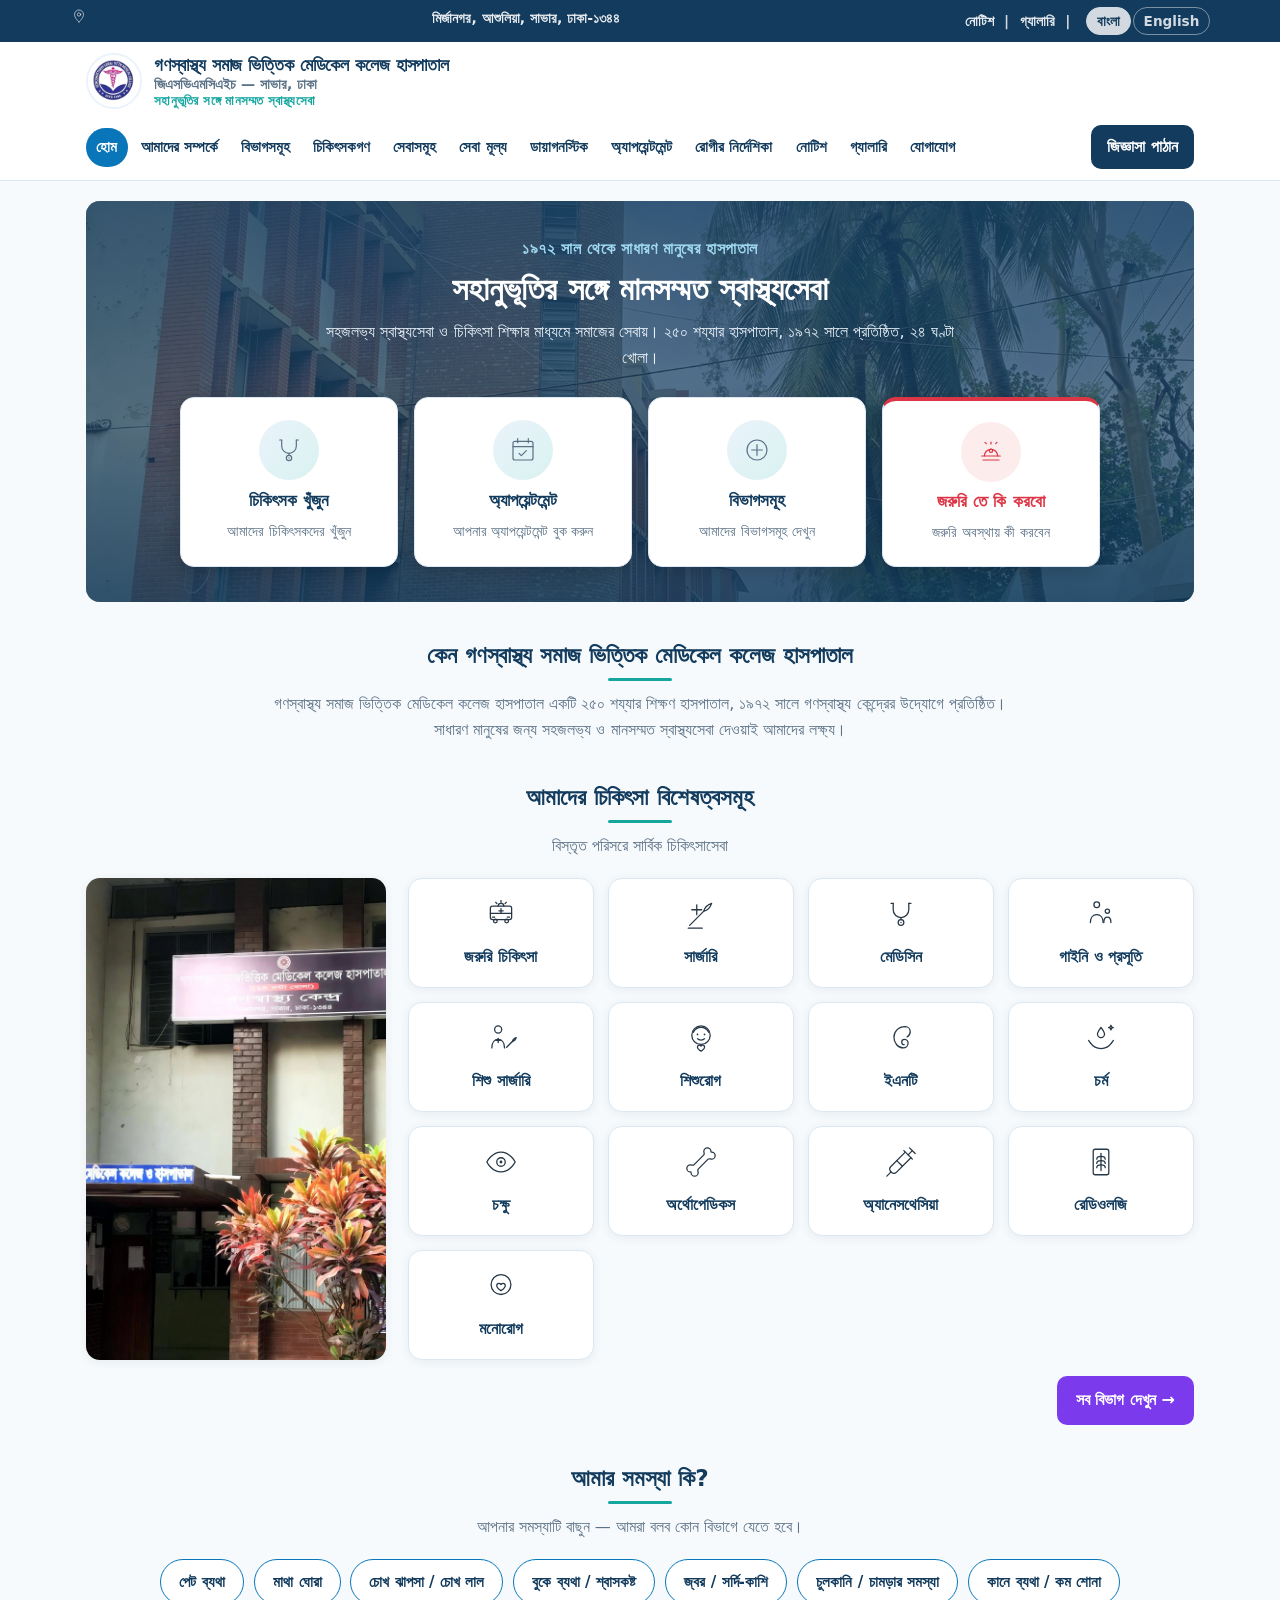
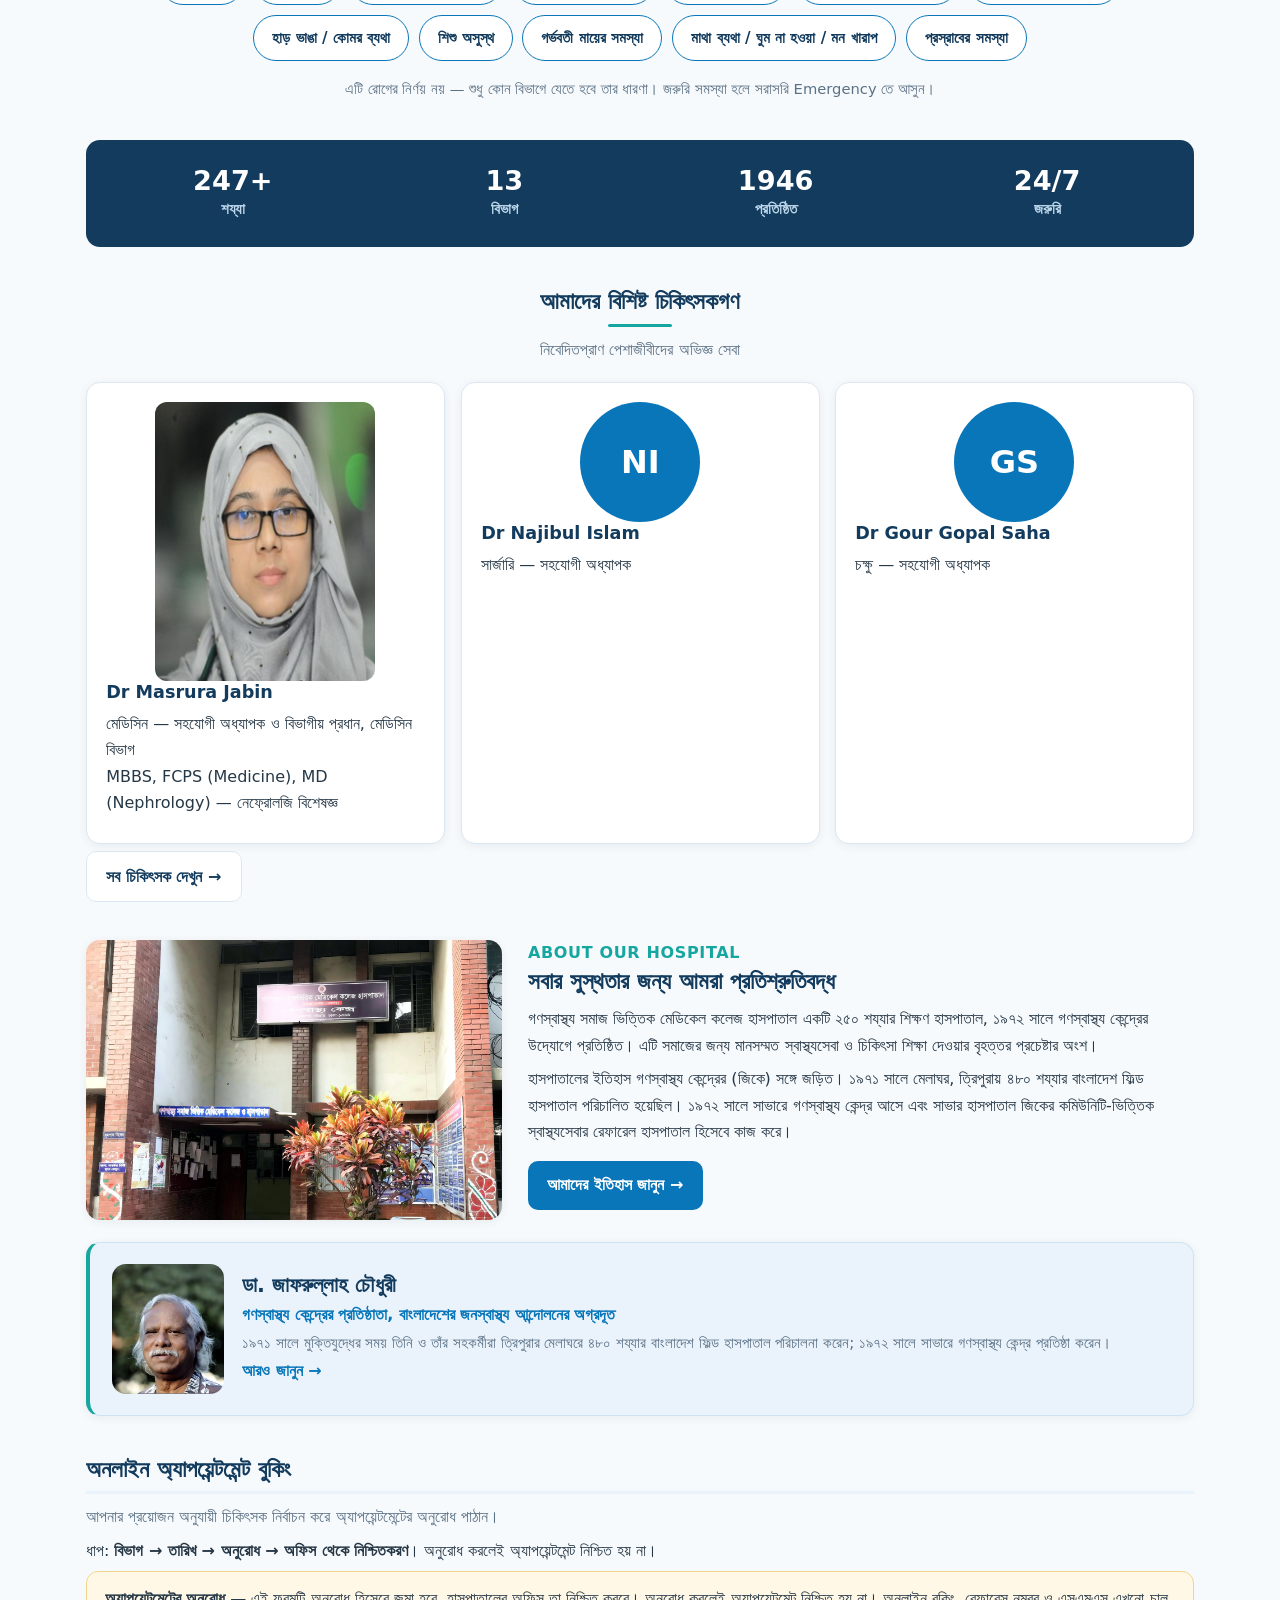
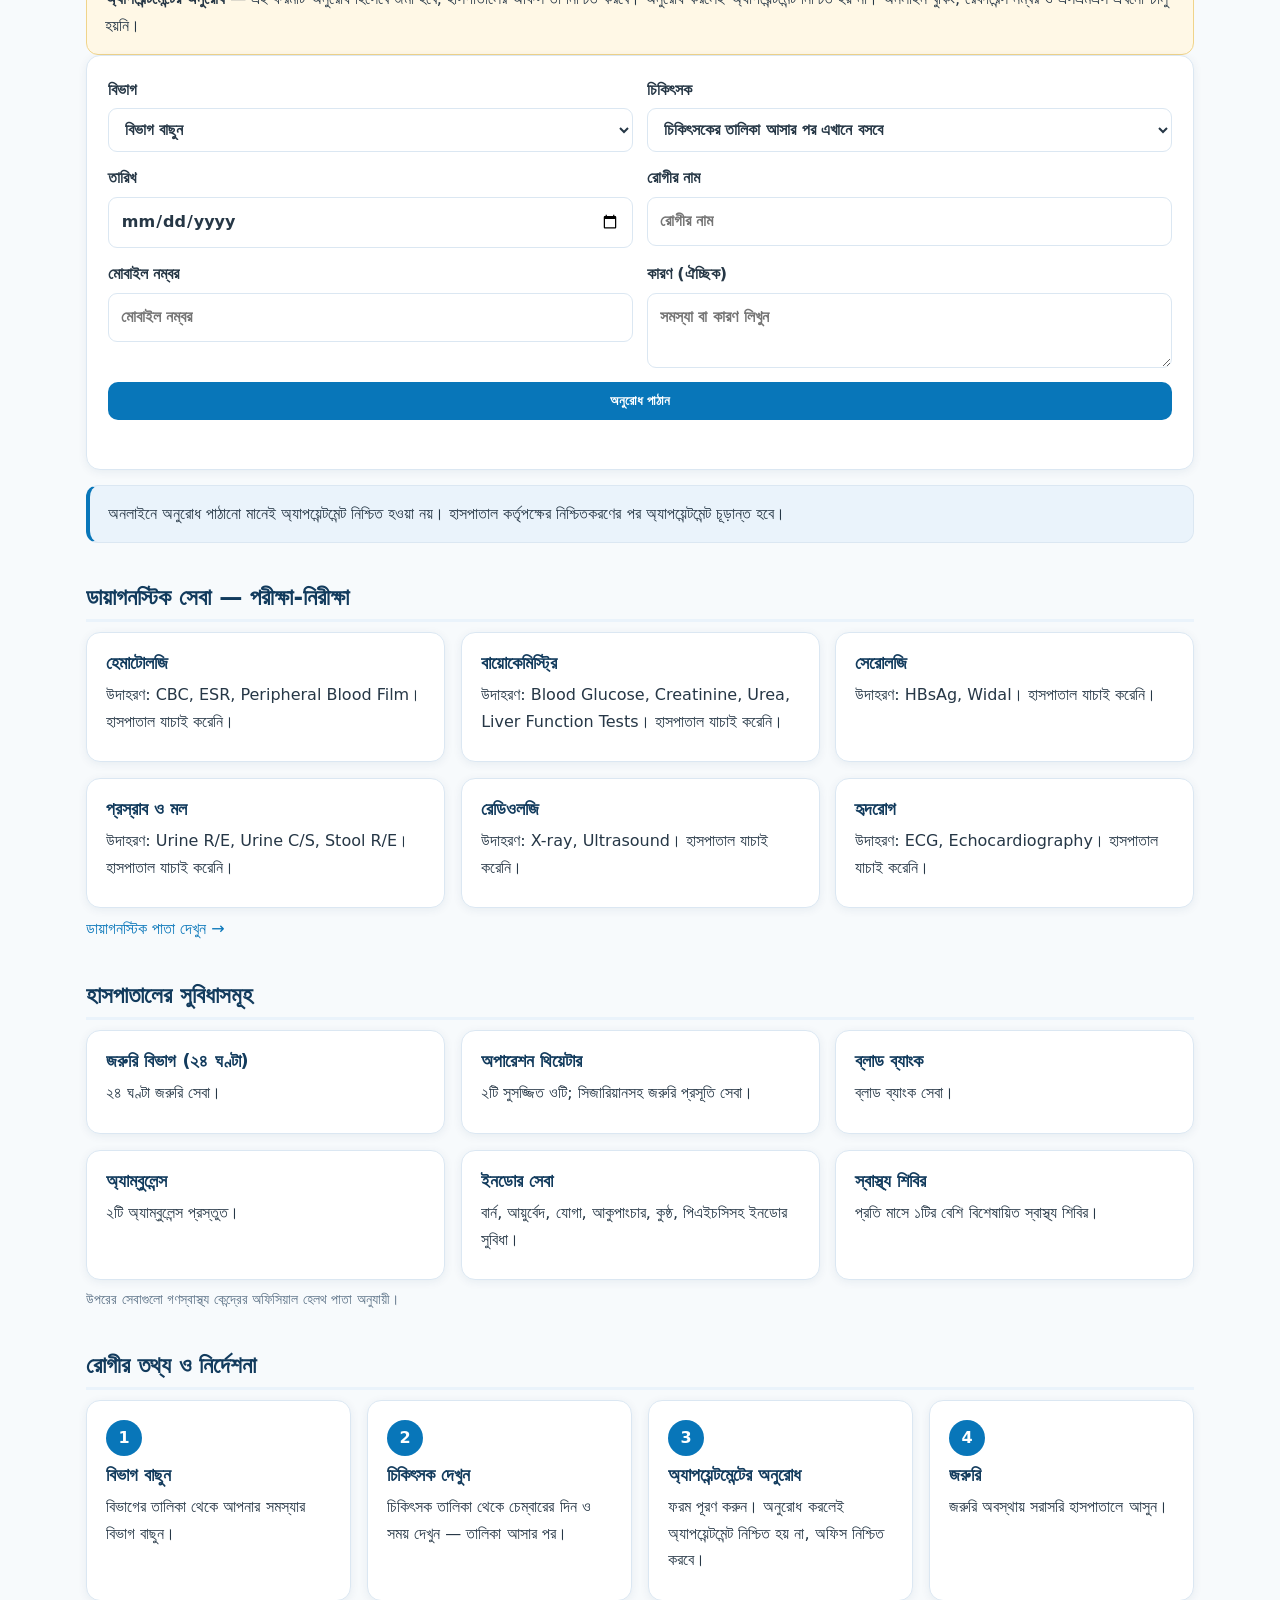
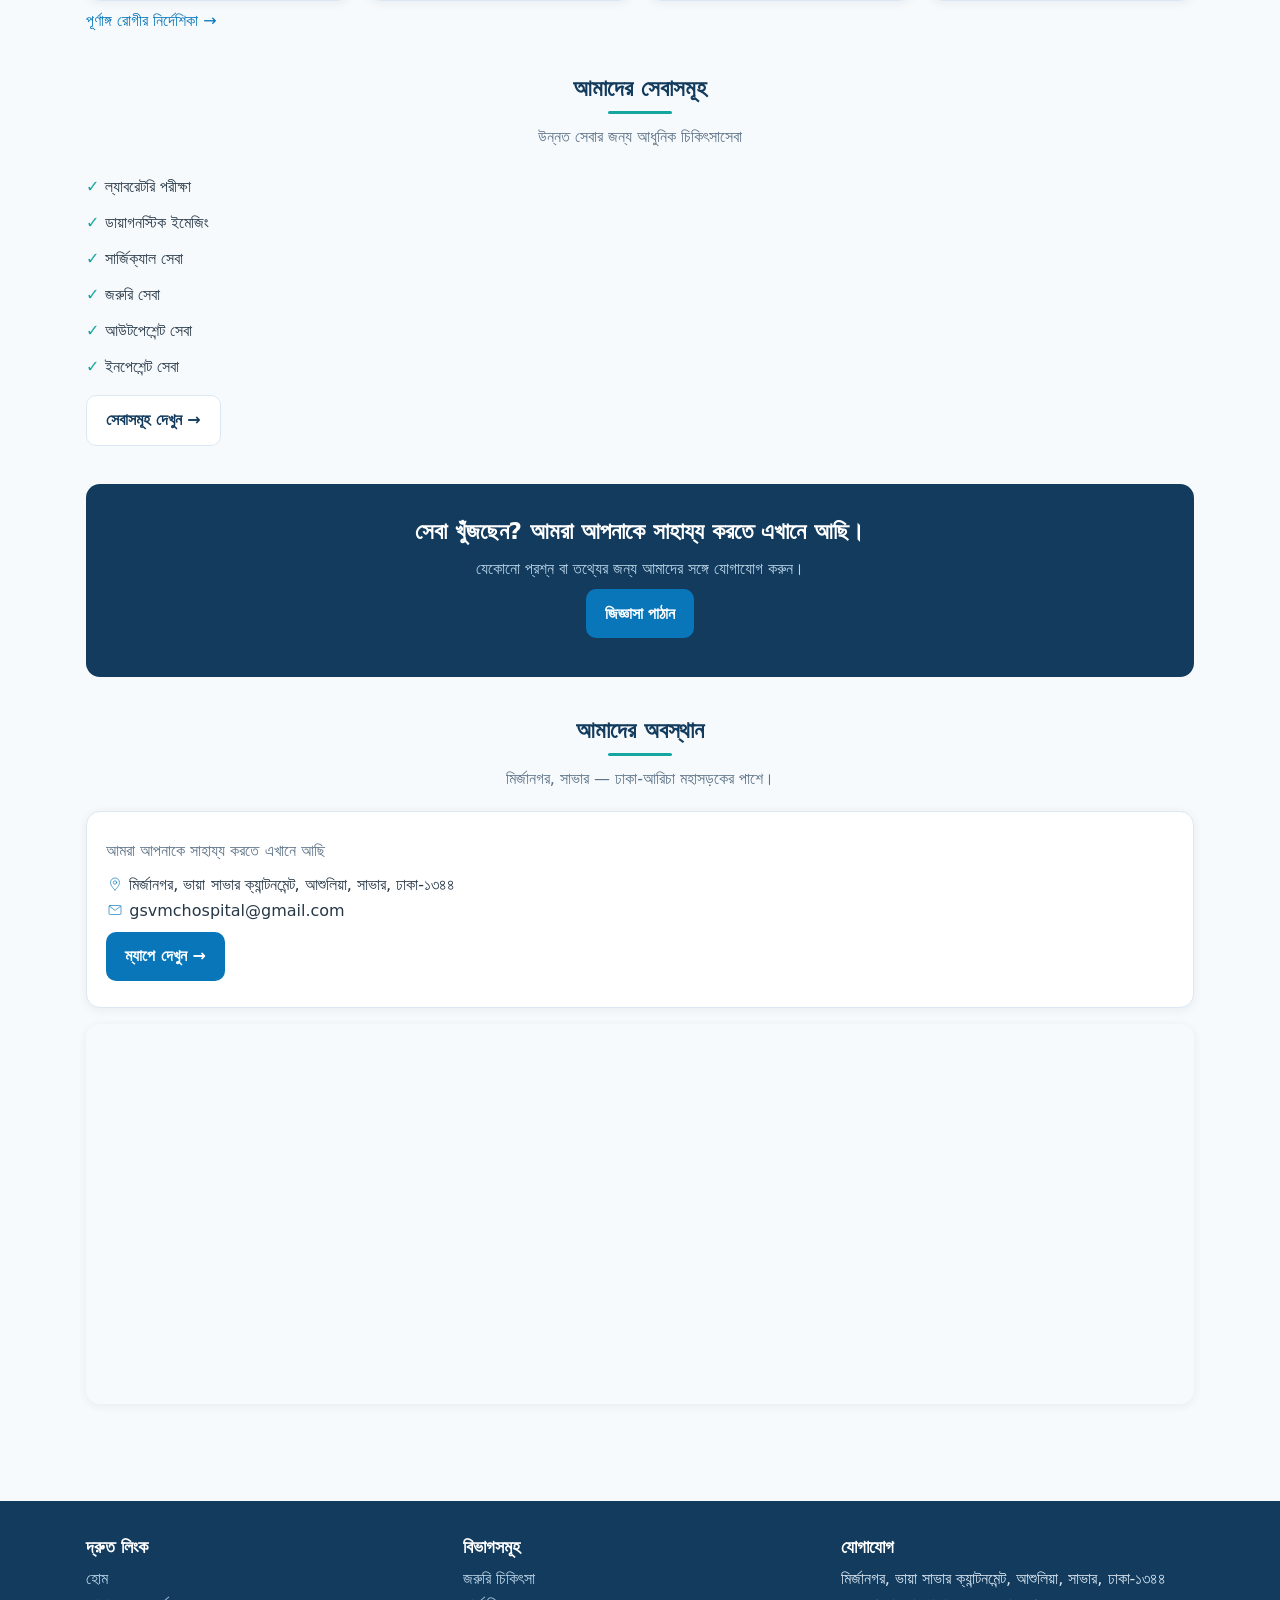
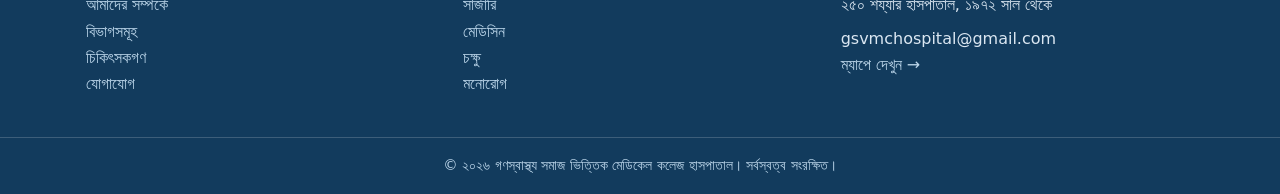
<file: index.html>
<!doctype html>
<html lang="bn"><head><meta charset="utf-8">
<meta name="viewport" content="width=device-width,initial-scale=1">
<title>Gonoshasthaya Samaj Vittik Medical College Hospital (GSVMCH)</title>
<meta name="description" content="গণস্বাস্থ্য সমাজ ভিত্তিক মেডিকেল কলেজ হাসপাতাল (জিএসভিএমসিএইচ), সাভার — ২৫০ শয্যার হাসপাতাল, ১৯৭২ সালে প্রতিষ্ঠিত, ১৩টি বিভাগ, চিকিৎসক, অ্যাপয়েন্টমেন্টের অনুরোধ, সেবা ও নোটিশ।">
<meta property="og:title" content="Gonoshasthaya Samaj Vittik Medical College Hospital (GSVMCH)">
<meta property="og:description" content="জিএসভিএমসিএইচ, সাভার — ২৫০ শয্যার হাসপাতাল, ১৯৭২ সালে প্রতিষ্ঠিত। সহানুভূতির সঙ্গে মানসম্মত স্বাস্থ্যসেবা।">
<meta property="og:type" content="website">
<link rel="canonical" href="https://gsvmch.pages.dev/">
<link rel="stylesheet" href="assets/style.css">
<link rel="stylesheet" href="assets/animate.css">
</head>
<body>
<div class="topbar"><div class="topbar-inner">
<span class="inline-icon"><svg viewBox="0 0 48 48" fill="none" stroke="currentColor" stroke-width="1.8" stroke-linecap="round" stroke-linejoin="round" aria-hidden="true"><path pathLength="100" d="M24 40S12 29.5 12 20a12 12 0 0 1 24 0c0 9.5-12 20-12 20z"/><circle cx="24" cy="20" r="4.5"/></svg></span><span data-i18n="top.addr">মির্জানগর, আশুলিয়া, সাভার, ঢাকা-১৩৪৪</span>
<span class="topbar-right"><a href="pages/notices.html" data-i18n="top.notice">নোটিশ</a> <span class="topbar-sep">|</span> <a href="pages/gallery.html" data-i18n="top.gallery">গ্যালারি</a> <span class="topbar-sep">|</span> <span class="lang-toggle"><button type="button" class="lang-btn active" data-lang="bn">বাংলা</button><button type="button" class="lang-btn" data-lang="en">English</button></span></span>
</div></div>
<header class="site"><div class="header-inner">
<a class="brand" href="index.html"><img src="assets/logo.jpg" alt="Gonoshasthaya Samaj Vittik Medical College logo"><span class="wordmark"><b data-i18n="brand.name">গণস্বাস্থ্য সমাজ ভিত্তিক মেডিকেল কলেজ হাসপাতাল</b><small data-i18n="brand.sub">জিএসভিএমসিএইচ — সাভার, ঢাকা</small><small class="tagline" data-i18n="brand.tag">সহানুভূতির সঙ্গে মানসম্মত স্বাস্থ্যসেবা</small></span></a>
<button class="nav-toggle" type="button" aria-label="মেনু" aria-expanded="false" aria-controls="mainNav">☰</button><nav class="main" id="mainNav"><a href="index.html" class="active" data-i18n="nav.home">হোম</a><a href="pages/about.html" data-i18n="nav.about">আমাদের সম্পর্কে</a><a href="pages/departments.html" data-i18n="nav.departments">বিভাগসমূহ</a><a href="pages/doctors.html" data-i18n="nav.doctors">চিকিৎসকগণ</a><a href="pages/services.html" data-i18n="nav.services">সেবাসমূহ</a><a href="pages/charges.html" data-i18n="nav.charges">সেবা মূল্য</a><a href="pages/diagnostics.html" data-i18n="nav.diagnostics">ডায়াগনস্টিক</a><a href="pages/appointments.html" data-i18n="nav.appointments">অ্যাপয়েন্টমেন্ট</a><a href="pages/patient-guide.html" data-i18n="nav.guide">রোগীর নির্দেশিকা</a><a href="pages/notices.html" data-i18n="nav.notice">নোটিশ</a><a href="pages/gallery.html" data-i18n="nav.gallery">গ্যালারি</a><a href="pages/contact.html" data-i18n="nav.contact">যোগাযোগ</a></nav>
<a class="btn query" href="pages/contact.html" data-i18n="nav.query">জিজ্ঞাসা পাঠান</a>
</div></header>
<main>

<section class="first-screen">
<img class="first-screen-bg" src="assets/hero.jpg" alt="গণস্বাস্থ্য সমাজ ভিত্তিক মেডিকেল কলেজ হাসপাতাল ভবন, সাভার">
<div class="first-screen-overlay"><div class="first-screen-inner">
<p class="first-screen-eyebrow" data-i18n="cta.eyebrow">১৯৭২ সাল থেকে সাধারণ মানুষের হাসপাতাল</p>
<h1 data-i18n="brand.tag">সহানুভূতির সঙ্গে মানসম্মত স্বাস্থ্যসেবা</h1>
<p class="first-screen-sub" data-i18n="hero.sub">সহজলভ্য স্বাস্থ্যসেবা ও চিকিৎসা শিক্ষার মাধ্যমে সমাজের সেবায়। ২৫০ শয্যার হাসপাতাল, ১৯৭২ সালে প্রতিষ্ঠিত, ২৪ ঘণ্টা খোলা।</p>
<div class="cta-grid">
<a class="cta-btn" href="pages/doctors.html"><span class="cta-icon"><svg viewBox="0 0 48 48" fill="none" stroke="currentColor" stroke-width="1.8" stroke-linecap="round" stroke-linejoin="round" aria-hidden="true"><path pathLength="100" d="M13 9v9a11 11 0 0 0 22 0V9"/><path pathLength="100" d="M10 9h3"/><path pathLength="100" d="M35 9h3"/><path pathLength="100" d="M24 29v3"/><circle cx="24" cy="36" r="4"/><circle cx="24" cy="36" r="1" fill="currentColor" stroke="none"/></svg></span><b data-i18n="cta.doctor_h">চিকিৎসক খুঁজুন</b><span data-i18n="cta.doctor_p">আমাদের চিকিৎসকদের খুঁজুন</span></a>
<a class="cta-btn" href="pages/appointments.html"><span class="cta-icon"><svg viewBox="0 0 48 48" fill="none" stroke="currentColor" stroke-width="1.8" stroke-linecap="round" stroke-linejoin="round" aria-hidden="true"><rect x="9" y="11" width="30" height="28" rx="3"/><path pathLength="100" d="M9 19h30"/><path pathLength="100" d="M16 7v6"/><path pathLength="100" d="M32 7v6"/><path pathLength="100" d="M18 29l3.5 3.5L29 25"/></svg></span><b data-i18n="cta.appt_h">অ্যাপয়েন্টমেন্ট</b><span data-i18n="cta.appt_p">আপনার অ্যাপয়েন্টমেন্ট বুক করুন</span></a>
<a class="cta-btn" href="pages/departments.html"><span class="cta-icon"><svg viewBox="0 0 48 48" fill="none" stroke="currentColor" stroke-width="1.8" stroke-linecap="round" stroke-linejoin="round" aria-hidden="true"><circle cx="24" cy="24" r="15"/><path pathLength="100" d="M24 16v16"/><path pathLength="100" d="M16 24h16"/></svg></span><b data-i18n="cta.dept_h">বিভাগসমূহ</b><span data-i18n="cta.dept_p">আমাদের বিভাগসমূহ দেখুন</span></a>
<a class="cta-btn emergency" href="pages/patient-guide.html"><span class="cta-icon"><svg viewBox="0 0 48 48" fill="none" stroke="currentColor" stroke-width="1.8" stroke-linecap="round" stroke-linejoin="round" aria-hidden="true"><path pathLength="100" d="M14 30a10 10 0 0 1 20 0"/><path pathLength="100" d="M10 30h28"/><path pathLength="100" d="M12 36h24"/><path pathLength="100" d="M24 12V9"/><path pathLength="100" d="M15 9.5l2 2"/><path pathLength="100" d="M33 9.5l-2 2"/><circle cx="24" cy="22" r="2.5"/></svg></span><b data-i18n="cta.emerg_h">জরুরি তে কি করবো</b><span data-i18n="cta.emerg_p">জরুরি অবস্থায় কী করবেন</span></a>
</div>
</div></div>
</section>

<section class="why-choose"><div class="section-head"><h2 data-i18n="why.h2">কেন গণস্বাস্থ্য সমাজ ভিত্তিক মেডিকেল কলেজ হাসপাতাল</h2><p class="muted" data-i18n="why.p">গণস্বাস্থ্য সমাজ ভিত্তিক মেডিকেল কলেজ হাসপাতাল একটি ২৫০ শয্যার শিক্ষণ হাসপাতাল, ১৯৭২ সালে গণস্বাস্থ্য কেন্দ্রের উদ্যোগে প্রতিষ্ঠিত। সাধারণ মানুষের জন্য সহজলভ্য ও মানসম্মত স্বাস্থ্যসেবা দেওয়াই আমাদের লক্ষ্য।</p></div></section>

<section id="departments"><div class="section-head"><h2 data-i18n="spec.h2">আমাদের চিকিৎসা বিশেষত্বসমূহ</h2><p class="muted" data-i18n="spec.sub">বিস্তৃত পরিসরে সার্বিক চিকিৎসাসেবা</p></div>
<div class="spec-layout"><img class="spec-photo" src="assets/entrance-about.jpg" alt="গণস্বাস্থ্য সমাজ ভিত্তিক মেডিকেল কলেজ হাসপাতালের প্রবেশদ্বারের সাইনবোর্ড — ২৪ ঘণ্টা খোলা, মির্জানগর, সাভার, ঢাকা-১৩৪৪"><div class="spec-grid">
<a class="spec-card" href="pages/department-emergency.html"><span class="spec-icon"><svg viewBox="0 0 48 48" fill="none" stroke="currentColor" stroke-width="1.8" stroke-linecap="round" stroke-linejoin="round" aria-hidden="true"><path pathLength="100" d="M20 13a4 4 0 0 1 8 0"/><path pathLength="100" d="M24 5v2.5"/><path pathLength="100" d="M16.5 7.5l1.8 1.8"/><path pathLength="100" d="M31.5 7.5l-1.8 1.8"/><rect x="9" y="13" width="30" height="19" rx="3"/><path pathLength="100" d="M9 23h30"/><path pathLength="100" d="M24 16.5v6"/><path pathLength="100" d="M21 19.5h6"/><circle cx="16" cy="34" r="2.6"/><circle cx="32" cy="34" r="2.6"/><path pathLength="100" d="M12 28.5h3"/><path pathLength="100" d="M33 28.5h3"/></svg></span><h3 data-i18n="spec.emergency">জরুরি চিকিৎসা</h3></a>
<a class="spec-card" href="pages/departments.html"><span class="spec-icon"><svg viewBox="0 0 48 48" fill="none" stroke="currentColor" stroke-width="1.8" stroke-linecap="round" stroke-linejoin="round" aria-hidden="true"><path pathLength="100" d="M18 11v14"/><path pathLength="100" d="M11 18h14"/><path pathLength="100" d="M8 40L28 20"/><path pathLength="100" d="M28 20c5-1 9-5 11-11-6 2-10 6-11 11z"/><path pathLength="100" d="M6 44h20" stroke-dasharray="3 3"/></svg></span><h3 data-i18n="spec.surgery">সার্জারি</h3></a>
<a class="spec-card" href="pages/departments.html"><span class="spec-icon"><svg viewBox="0 0 48 48" fill="none" stroke="currentColor" stroke-width="1.8" stroke-linecap="round" stroke-linejoin="round" aria-hidden="true"><path pathLength="100" d="M13 9v9a11 11 0 0 0 22 0V9"/><path pathLength="100" d="M10 9h3"/><path pathLength="100" d="M35 9h3"/><path pathLength="100" d="M24 29v3"/><circle cx="24" cy="36" r="4"/><circle cx="24" cy="36" r="1" fill="currentColor" stroke="none"/></svg></span><h3 data-i18n="spec.medicine">মেডিসিন</h3></a>
<a class="spec-card" href="pages/departments.html"><span class="spec-icon"><svg viewBox="0 0 48 48" fill="none" stroke="currentColor" stroke-width="1.8" stroke-linecap="round" stroke-linejoin="round" aria-hidden="true"><circle cx="18" cy="11" r="4"/><path pathLength="100" d="M9 36c0-7 4-11 9-11s9 4 9 11"/><circle cx="33" cy="20" r="3"/><path pathLength="100" d="M28 36c0-4.5 2-7.5 5-7.5s5 3 5 7.5"/></svg></span><h3 data-i18n="spec.gyne">গাইনি ও প্রসূতি</h3></a>
<a class="spec-card" href="pages/departments.html"><span class="spec-icon"><svg viewBox="0 0 48 48" fill="none" stroke="currentColor" stroke-width="1.8" stroke-linecap="round" stroke-linejoin="round" aria-hidden="true"><circle cx="20" cy="12" r="5"/><path pathLength="100" d="M11 38c0-8 4-12 9-12s9 4 9 12"/><path pathLength="100" d="M20 24.5v6"/><path pathLength="100" d="M17 27.5h6"/><path pathLength="100" d="M32 37l8-8"/><path pathLength="100" d="M40 29c2.5-.5 4.5-2.5 5.5-5.5-3 1-5 3-5.5 5.5z"/></svg></span><h3 data-i18n="spec.paedsurg">শিশু সার্জারি</h3></a>
<a class="spec-card" href="pages/departments.html"><span class="spec-icon"><svg viewBox="0 0 48 48" fill="none" stroke="currentColor" stroke-width="1.8" stroke-linecap="round" stroke-linejoin="round" aria-hidden="true"><circle cx="24" cy="20" r="13"/><path pathLength="100" d="M13 16c2.5-4.5 6.5-7 11-7s8.5 2.5 11 7"/><circle cx="19" cy="19" r="1.2" fill="currentColor" stroke="none"/><circle cx="29" cy="19" r="1.2" fill="currentColor" stroke="none"/><path pathLength="100" d="M19 25c2 2.5 8 2.5 10 0"/><path pathLength="100" d="M24 42.5c-2.8-1.9-5-3.4-5-5.6 0-1.6 1.2-2.8 2.7-2.8.9 0 1.8.5 2.3 1.3.5-.8 1.4-1.3 2.3-1.3 1.5 0 2.7 1.2 2.7 2.8 0 2.2-2.2 3.7-5 5.6z"/></svg></span><h3 data-i18n="spec.pediatric">শিশুরোগ</h3></a>
<a class="spec-card" href="pages/departments.html"><span class="spec-icon"><svg viewBox="0 0 48 48" fill="none" stroke="currentColor" stroke-width="1.8" stroke-linecap="round" stroke-linejoin="round" aria-hidden="true"><path pathLength="100" d="M30 8C20 8 14 15 14 23c0 8 6 15 13 15 4 0 7-3 7-7 0-3-2.5-5-5-5-2.5 0-4 1.8-4 4 0 2 1.5 3.5 3.5 3.5"/><path pathLength="100" d="M30 8c4 0 7 3 7 7 0 3.5-2 6-4.5 7.5"/></svg></span><h3 data-i18n="spec.ent">ইএনটি</h3></a>
<a class="spec-card" href="pages/departments.html"><span class="spec-icon"><svg viewBox="0 0 48 48" fill="none" stroke="currentColor" stroke-width="1.8" stroke-linecap="round" stroke-linejoin="round" aria-hidden="true"><path pathLength="100" d="M24 9c-3 4-5 6.5-5 9.5a5 5 0 0 0 10 0C29 15.5 27 13 24 9z"/><path pathLength="100" d="M9 31c3.5 5 9 8 15 8s11.5-3 15-8"/><path pathLength="100" d="M9 31l-2.5-3.5"/><path pathLength="100" d="M39 31l2.5-3.5"/><path pathLength="100" d="M38 6l.9 2.4 2.4.9-2.4.9L38 12.6l-.9-2.4-2.4-.9 2.4-.9z"/></svg></span><h3 data-i18n="spec.skin">চর্ম</h3></a>
<a class="spec-card" href="pages/departments.html"><span class="spec-icon"><svg viewBox="0 0 48 48" fill="none" stroke="currentColor" stroke-width="1.8" stroke-linecap="round" stroke-linejoin="round" aria-hidden="true"><path pathLength="100" d="M4 24s7-14 20-14 20 14 20 14-7 14-20 14S4 24 4 24z"/><circle cx="24" cy="24" r="6"/><circle cx="24" cy="24" r="2" fill="currentColor" stroke="none"/></svg></span><h3 data-i18n="spec.eye">চক্ষু</h3></a>
<a class="spec-card" href="pages/departments.html"><span class="spec-icon"><svg viewBox="0 0 48 48" fill="none" stroke="currentColor" stroke-width="1.8" stroke-linecap="round" stroke-linejoin="round" aria-hidden="true"><path pathLength="100" d="M34 20c1.4-1.4 3.38 0 5 0a5 5 0 1 0 0-10 1 1 0 0 1-1-1 5 5 0 1 0-10 0c0 1.62 1.4 3.6 0 5l-14 14c-1.4 1.4-3.38 0-5 0a5 5 0 0 0 0 10c.56 0 1 .44 1 1a5 5 0 1 0 10 0c0-1.62-1.4-3.6 0-5z"/></svg></span><h3 data-i18n="spec.ortho">অর্থোপেডিকস</h3></a>
<a class="spec-card" href="pages/departments.html"><span class="spec-icon"><svg viewBox="0 0 48 48" fill="none" stroke="currentColor" stroke-width="1.8" stroke-linecap="round" stroke-linejoin="round" aria-hidden="true"><path pathLength="100" d="M36 4l8 8"/><path pathLength="100" d="M34 14l6-6"/><path pathLength="100" d="M38 18L17.4 38.6a4.8 4.8 0 0 1-6.8 0l-1.2-1.2a4.8 4.8 0 0 1 0-6.8L30 10"/><path pathLength="100" d="M18 22l8 8"/><path pathLength="100" d="M10 38l-6 6"/><path pathLength="100" d="M28 8l12 12"/></svg></span><h3 data-i18n="spec.anesth">অ্যানেসথেসিয়া</h3></a>
<a class="spec-card" href="pages/departments.html"><span class="spec-icon"><svg viewBox="0 0 48 48" fill="none" stroke="currentColor" stroke-width="1.8" stroke-linecap="round" stroke-linejoin="round" aria-hidden="true"><rect x="13" y="6" width="22" height="36" rx="3"/><path pathLength="100" d="M24 12v24"/><path pathLength="100" d="M24 16c-4 0-6 2-6 4"/><path pathLength="100" d="M24 16c4 0 6 2 6 4"/><path pathLength="100" d="M24 22c-4 0-6 2-6 4"/><path pathLength="100" d="M24 22c4 0 6 2 6 4"/><path pathLength="100" d="M24 28c-4 0-6 2-6 4"/><path pathLength="100" d="M24 28c4 0 6 2 6 4"/></svg></span><h3 data-dept="Radiology" data-i18n="spec.radio">রেডিওলজি</h3></a>
<a class="spec-card" href="pages/departments.html"><span class="spec-icon"><svg viewBox="0 0 48 48" fill="none" stroke="currentColor" stroke-width="1.8" stroke-linecap="round" stroke-linejoin="round" aria-hidden="true"><circle cx="24" cy="22" r="14"/><path pathLength="100" d="M24 30.5c-3.5-2.4-6-4.4-6-7 0-1.8 1.4-3.2 3-3.2 1.2 0 2.3.7 3 1.7.7-1 1.8-1.7 3-1.7 1.6 0 3 1.4 3 3.2 0 2.6-2.5 4.6-6 7z"/></svg></span><h3 data-i18n="spec.psych">মনোরোগ</h3></a>
</div></div>
<p class="view-all"><a class="btn purple" href="pages/departments.html" data-i18n="spec.all">সব বিভাগ দেখুন →</a></p></section>

<section id="finder"><div class="section-head"><h2 data-i18n="finder.h2">আমার সমস্যা কি?</h2><p class="muted" data-i18n="finder.sub">আপনার সমস্যাটি বাছুন — আমরা বলব কোন বিভাগে যেতে হবে।</p></div>
<div class="chip-wrap" id="finderChips">
<button type="button" class="chip" data-sym="pet" data-i18n="finder.s1">পেট ব্যথা</button>
<button type="button" class="chip" data-sym="dizzy" data-i18n="finder.s2">মাথা ঘোরা</button>
<button type="button" class="chip" data-sym="eye" data-i18n="finder.s3">চোখ ঝাপসা / চোখ লাল</button>
<button type="button" class="chip" data-sym="chest" data-i18n="finder.s4">বুকে ব্যথা / শ্বাসকষ্ট</button>
<button type="button" class="chip" data-sym="fever" data-i18n="finder.s5">জ্বর / সর্দি-কাশি</button>
<button type="button" class="chip" data-sym="skin" data-i18n="finder.s6">চুলকানি / চামড়ার সমস্যা</button>
<button type="button" class="chip" data-sym="ear" data-i18n="finder.s7">কানে ব্যথা / কম শোনা</button>
<button type="button" class="chip" data-sym="bone" data-i18n="finder.s8">হাড় ভাঙা / কোমর ব্যথা</button>
<button type="button" class="chip" data-sym="child" data-i18n="finder.s9">শিশু অসুস্থ</button>
<button type="button" class="chip" data-sym="preg" data-i18n="finder.s10">গর্ভবতী মায়ের সমস্যা</button>
<button type="button" class="chip" data-sym="mind" data-i18n="finder.s11">মাথা ব্যথা / ঘুম না হওয়া / মন খারাপ</button>
<button type="button" class="chip" data-sym="urine" data-i18n="finder.s12">প্রস্রাবের সমস্যা</button>
</div>
<div class="finder-result" id="finderResult" hidden>
<p><b data-i18n="finder.result_dept">বিভাগ:</b> <a id="finderDept" href="pages/departments.html"></a></p>
<p><b data-i18n="finder.result_doc">চিকিৎসক:</b> <span id="finderDoc"></span></p>
<p class="muted" id="finderNote" hidden></p>
<p class="finder-urgent" id="finderUrgent" hidden data-i18n="finder.urgent">জরুরি! সরাসরি Emergency তে আসুন।</p>
</div>
<p class="finder-disclaimer" data-i18n="finder.disclaimer">এটি রোগের নির্ণয় নয় — শুধু কোন বিভাগে যেতে হবে তার ধারণা। জরুরি সমস্যা হলে সরাসরি Emergency তে আসুন।</p>
<script>
(function(){
  var chips=document.querySelectorAll('#finderChips .chip');
  var result=document.getElementById('finderResult');
  var deptEl=document.getElementById('finderDept');
  var docEl=document.getElementById('finderDoc');
  var noteEl=document.getElementById('finderNote');
  var urgentEl=document.getElementById('finderUrgent');
  var selected=null;
  function t(k){return window.GSVMCH_I18N?window.GSVMCH_I18N.t(k):k;}
  /* General guidance only — NEVER a diagnosis. Doctors shown only where known. */
  var MAP={
    pet:{dept:'Medicine',note:'finder.note_pet'},
    dizzy:{dept:'Medicine'},
    eye:{dept:'Eye',doc:'Dr Gour Gopal Saha',desig:'appt.desig_gour'},
    chest:{dept:'Emergency',urgent:true},
    fever:{dept:'Medicine'},
    skin:{dept:'Skin'},
    ear:{dept:'ENT'},
    bone:{dept:'Orthopedics'},
    child:{dept:'Pediatric'},
    preg:{dept:'Gyne and Obs'},
    mind:{dept:'Psychiatry'},
    urine:{dept:'Medicine',doc:'Dr Masrura Jabin',desig:'finder.desig_masrura_neph'}
  };
  function render(){
    if(!selected)return;
    var m=MAP[selected];
    deptEl.textContent=t('dept.'+m.dept);
    deptEl.href=(m.dept==='Emergency')?'pages/department-emergency.html':'pages/departments.html';
    if(m.doc){docEl.textContent=m.doc+' — '+t(m.desig);}
    else{docEl.textContent=t('finder.doc_tba');}
    if(m.note){noteEl.textContent=t(m.note);noteEl.hidden=false;}
    else{noteEl.textContent='';noteEl.hidden=true;}
    urgentEl.hidden=!m.urgent;
    result.hidden=false;
  }
  chips.forEach(function(c){
    c.addEventListener('click',function(){
      chips.forEach(function(x){x.classList.remove('active');});
      c.classList.add('active');
      selected=c.getAttribute('data-sym');
      render();
    });
  });
  document.addEventListener('gsvmch-lang',render);
})();
</script>
</section>

<section class="stats-band"><div class="stats-band-inner">
<div class="stat"><b>250+</b><span data-i18n="stat.beds">শয্যা</span></div>
<div class="stat"><b>13</b><span data-i18n="stat.depts">বিভাগ</span></div>
<div class="stat"><b>1972</b><span data-i18n="stat.est">প্রতিষ্ঠিত</span></div>
<div class="stat"><b>24/7</b><span data-i18n="stat.emerg">জরুরি</span></div>
</div></section>

<section id="doctors"><div class="section-head"><h2 data-i18n="doctors.h2">আমাদের বিশিষ্ট চিকিৎসকগণ</h2><p class="muted" data-i18n="doctors.sub">নিবেদিতপ্রাণ পেশাজীবীদের অভিজ্ঞ সেবা</p></div>
<div class="grid">
<article class="card doc-card"><img src="assets/doctors/masrura-jabin.jpg" alt="Dr Masrura Jabin"><h3>Dr Masrura Jabin</h3><p data-i18n-html="doc.masrura">মেডিসিন — সহযোগী অধ্যাপক ও বিভাগীয় প্রধান, মেডিসিন বিভাগ<br>MBBS, FCPS (Medicine), MD (Nephrology) — নেফ্রোলজি বিশেষজ্ঞ</p></article>
<article class="card doc-card"><div class="avatar">NI</div><h3>Dr Najibul Islam</h3><p data-i18n="doc.najibul">সার্জারি — সহযোগী অধ্যাপক</p></article>
<article class="card doc-card"><div class="avatar">GS</div><h3>Dr Gour Gopal Saha</h3><p data-i18n="doc.gour">চক্ষু — সহযোগী অধ্যাপক</p></article>
</div>
<p><a class="btn secondary" href="pages/doctors.html" data-i18n="doctors.all">সব চিকিৎসক দেখুন →</a></p></section>

<section id="about"><div class="about-wrap">
<img class="about-photo" src="assets/entrance-about.jpg" alt="গণস্বাস্থ্য সমাজ ভিত্তিক মেডিকেল কলেজ হাসপাতালের প্রবেশদ্বারের সাইনবোর্ড — ২৪ ঘণ্টা খোলা, মির্জানগর, সাভার, ঢাকা-১৩৪৪">
<div class="about-text"><p class="eyebrow" data-i18n="about.eyebrow">ABOUT OUR HOSPITAL</p><h2 data-i18n="about.h2">সবার সুস্থতার জন্য আমরা প্রতিশ্রুতিবদ্ধ</h2>
<p data-i18n="about.p1">গণস্বাস্থ্য সমাজ ভিত্তিক মেডিকেল কলেজ হাসপাতাল একটি ২৫০ শয্যার শিক্ষণ হাসপাতাল, ১৯৭২ সালে গণস্বাস্থ্য কেন্দ্রের উদ্যোগে প্রতিষ্ঠিত। এটি সমাজের জন্য মানসম্মত স্বাস্থ্যসেবা ও চিকিৎসা শিক্ষা দেওয়ার বৃহত্তর প্রচেষ্টার অংশ।</p>
<p data-i18n="about.p2">হাসপাতালের ইতিহাস গণস্বাস্থ্য কেন্দ্রের (জিকে) সঙ্গে জড়িত। ১৯৭১ সালে মেলাঘর, ত্রিপুরায় ৪৮০ শয্যার বাংলাদেশ ফিল্ড হাসপাতাল পরিচালিত হয়েছিল। ১৯৭২ সালে সাভারে গণস্বাস্থ্য কেন্দ্র আসে এবং সাভার হাসপাতাল জিকের কমিউনিটি-ভিত্তিক স্বাস্থ্যসেবার রেফারেল হাসপাতাল হিসেবে কাজ করে।</p>
<p class="about-actions"><a class="btn" href="pages/about.html" data-i18n="about.history_btn">আমাদের ইতিহাস জানুন →</a></p></div>
</div>
<div class="founder-strip">
<img src="assets/zafrullah.jpg" alt="ডা. জাফরুল্লাহ চৌধুরী — গণস্বাস্থ্য কেন্দ্রের প্রতিষ্ঠাতা">
<div><h3 data-i18n="about.zaf_name">ডা. জাফরুল্লাহ চৌধুরী</h3>
<p class="founder-role" data-i18n="about.zaf_intro">গণস্বাস্থ্য কেন্দ্রের প্রতিষ্ঠাতা, বাংলাদেশের জনস্বাস্থ্য আন্দোলনের অগ্রদূত</p>
<p class="founder-bio" data-i18n="about.zaf_short">১৯৭১ সালে মুক্তিযুদ্ধের সময় তিনি ও তাঁর সহকর্মীরা ত্রিপুরার মেলাঘরে ৪৮০ শয্যার বাংলাদেশ ফিল্ড হাসপাতাল পরিচালনা করেন; ১৯৭২ সালে সাভারে গণস্বাস্থ্য কেন্দ্র প্রতিষ্ঠা করেন।</p>
<p><a href="pages/about.html" data-i18n="about.zaf_more">আরও জানুন →</a></p></div>
</div>
</section>

<section id="appointment"><h2 data-i18n="appt.h2">অনলাইন অ্যাপয়েন্টমেন্ট বুকিং</h2>
<p class="muted appt-sub" data-i18n="appt.sub">আপনার প্রয়োজন অনুযায়ী চিকিৎসক নির্বাচন করে অ্যাপয়েন্টমেন্টের অনুরোধ পাঠান।</p>
<p data-i18n-html="appt.steps">ধাপ: <b>বিভাগ → তারিখ → অনুরোধ → অফিস থেকে নিশ্চিতকরণ</b>। অনুরোধ করলেই অ্যাপয়েন্টমেন্ট নিশ্চিত হয় না।</p>
<div class="notice-box" data-i18n-html="appt.note"><b>অ্যাপয়েন্টমেন্টের অনুরোধ</b> — এই ফরমটি অনুরোধ হিসেবে জমা হবে, হাসপাতালের অফিস তা নিশ্চিত করবে। অনুরোধ করলেই অ্যাপয়েন্টমেন্ট নিশ্চিত হয় না। অনলাইন বুকিং, রেফারেন্স নম্বর ও এসএমএস এখনো চালু হয়নি।</div>
<form id="apptForm" class="form-grid" novalidate>
<div class="form-field"><label for="apptDept"><span data-i18n="appt.dept_label">বিভাগ</span><select id="apptDept" required><option value="" data-i18n="appt.choose_dept">বিভাগ বাছুন</option><option data-dept="Emergency">Emergency</option><option data-dept="Surgery">Surgery</option><option data-dept="Medicine">Medicine</option><option data-dept="Gyne and Obs">Gyne and Obs</option><option data-dept="Paediatric Surgery">Paediatric Surgery</option><option data-dept="Pediatric">Pediatric</option><option data-dept="ENT">ENT</option><option data-dept="Skin">Skin</option><option data-dept="Eye">Eye</option><option data-dept="Orthopedics">Orthopedics</option><option data-dept="Anesthesia">Anesthesia</option><option data-dept="Radiology">Radiology</option><option data-dept="Psychiatry">Psychiatry</option></select></label><span class="field-err" id="err-dept"></span></div>
<div class="form-field"><label for="apptDoctor"><span data-i18n="appt.doctor_label">চিকিৎসক</span><select id="apptDoctor"><option value="" data-i18n="appt.doctor_ph">চিকিৎসকের তালিকা আসার পর এখানে বসবে</option></select></label><p class="doc-desig" id="docDesig" hidden></p><span class="field-err" id="err-doctor"></span></div>
<div class="form-field"><label for="apptDate"><span data-i18n="appt.date_label">তারিখ</span><input id="apptDate" type="date" required></label><span class="field-err" id="err-date"></span></div>
<div class="form-field"><label for="apptName"><span data-i18n="appt.name_label">রোগীর নাম</span><input id="apptName" data-i18n-ph="appt.name_label" placeholder="রোগীর নাম" required></label><span class="field-err" id="err-name"></span></div>
<div class="form-field"><label for="apptMobile"><span data-i18n="appt.mobile_label">মোবাইল নম্বর</span><input id="apptMobile" type="tel" inputmode="numeric" autocomplete="tel" data-i18n-ph="appt.mobile_label" placeholder="মোবাইল নম্বর" required></label><span class="field-err" id="err-mobile"></span></div>
<div class="form-field"><label for="apptReason"><span data-i18n="appt.reason_label">কারণ (ঐচ্ছিক)</span><textarea id="apptReason" rows="2" data-i18n-ph="appt.reason_ph" placeholder="সমস্যা বা কারণ লিখুন"></textarea></label></div>
<button class="btn" type="submit" id="apptSubmit" data-i18n="appt.submit">অনুরোধ পাঠান</button>
<p id="apptResult" class="muted" role="status"></p>
</form>
<script>
(function(){
  var form=document.getElementById('apptForm');
  var dept=document.getElementById('apptDept');
  var doctor=document.getElementById('apptDoctor');
  var dateEl=document.getElementById('apptDate');
  var nameEl=document.getElementById('apptName');
  var mobile=document.getElementById('apptMobile');
  var submit=document.getElementById('apptSubmit');
  var result=document.getElementById('apptResult');
  var desig=document.getElementById('docDesig');
  function t(k){return window.GSVMCH_I18N?window.GSVMCH_I18N.t(k):k;}
  /* ONLY 3 doctors are known so far — no schedules exist, none are shown. */
  var DOCTORS={
    'Medicine':[{name:'Dr Masrura Jabin',desigKey:'doc.masrura_desig'}],
    'Surgery':[{name:'Dr Najibul Islam',desigKey:'appt.desig_najibul'}],
    'Eye':[{name:'Dr Gour Gopal Saha',desigKey:'appt.desig_gour'}]
  };
  /* Dept <option>s have no value attr, so .value == translated text
     (e.g. 'মেডিসিন' in bn mode). The English key lives in data-dept. */
  function deptKey(){var o=dept.options[dept.selectedIndex];return o?o.getAttribute('data-dept'):'';}
  function rebuildDoctors(keep){
    var keepVal=keep?doctor.value:'';
    doctor.innerHTML='';
    var list=DOCTORS[deptKey()]||[];
    if(!list.length){
      var o=document.createElement('option');o.value='';o.textContent=t('appt.doctor_ph');doctor.appendChild(o);
    }else{
      var o0=document.createElement('option');o0.value='';o0.textContent=t('appt.choose_doctor');doctor.appendChild(o0);
      list.forEach(function(d){var o=document.createElement('option');o.value=d.name;o.textContent=d.name;doctor.appendChild(o);});
    }
    if(keepVal){doctor.value=keepVal;}
    showDesig();
  }
  function showDesig(){
    var list=DOCTORS[deptKey()]||[];
    var sel=null;
    list.forEach(function(d){if(d.name===doctor.value)sel=d;});
    if(sel){desig.textContent=t(sel.desigKey);desig.hidden=false;}
    else{desig.textContent='';desig.hidden=true;}
  }
  function setErr(id,msg){var e=document.getElementById('err-'+id);if(e){e.textContent=msg||'';e.classList.toggle('show',!!msg);}}
  function markInvalid(el,id,msg){el.classList.add('invalid');setErr(id,msg);}
  function clearField(el,id){el.classList.remove('invalid');setErr(id,'');}
  dept.addEventListener('change',function(){rebuildDoctors(false);clearField(dept,'dept');});
  doctor.addEventListener('change',showDesig);
  [dateEl,nameEl,mobile].forEach(function(el){
    el.addEventListener('input',function(){el.classList.remove('invalid');});
  });
  function validMobile(v){v=v.replace(/[\s-]/g,'');return /^01[3-9]\d{8}$/.test(v);}
  function todayStr(){var d=new Date();return d.getFullYear()+'-'+String(d.getMonth()+1).padStart(2,'0')+'-'+String(d.getDate()).padStart(2,'0');}
  dateEl.min=todayStr();
  form.addEventListener('submit',function(e){
    e.preventDefault();
    var ok=true;
    if(!dept.value){markInvalid(dept,'dept',t('appt.err_dept'));ok=false;}
    if(!dateEl.value){markInvalid(dateEl,'date',t('appt.err_date'));ok=false;}
    else if(dateEl.value<todayStr()){markInvalid(dateEl,'date',t('appt.err_date_past'));ok=false;}
    if(!nameEl.value.trim()){markInvalid(nameEl,'name',t('appt.err_name'));ok=false;}
    if(!validMobile(mobile.value)){markInvalid(mobile,'mobile',t('appt.err_mobile'));ok=false;}
    if(!ok){result.textContent='';result.className='muted';return;}
    submit.disabled=true;
    var orig=submit.textContent;
    submit.textContent=t('appt.sending');
    result.textContent='';result.className='muted';
    setTimeout(function(){
      submit.disabled=false;submit.textContent=orig;
      result.textContent=t('appt.success');
      result.className='form-success';
      form.reset();rebuildDoctors(false);
    },900);
  });
  document.addEventListener('gsvmch-lang',function(){rebuildDoctors(true);});
  rebuildDoctors(false);
})();
</script>
<p class="appt-confirm" data-i18n="appt.confirm_note">অনলাইনে অনুরোধ পাঠানো মানেই অ্যাপয়েন্টমেন্ট নিশ্চিত হওয়া নয়। হাসপাতাল কর্তৃপক্ষের নিশ্চিতকরণের পর অ্যাপয়েন্টমেন্ট চূড়ান্ত হবে।</p>
</section>

<section id="diagnostics"><h2 data-i18n="diag.h2">ডায়াগনস্টিক সেবা — পরীক্ষা-নিরীক্ষা</h2>
<div class="grid">
<div class="card"><h3 data-i18n="diag.haem">হেমাটোলজি</h3><p data-i18n="diag.haem_p">উদাহরণ: CBC, ESR, Peripheral Blood Film। হাসপাতাল যাচাই করেনি।</p></div>
<div class="card"><h3 data-i18n="diag.biochem">বায়োকেমিস্ট্রি</h3><p data-i18n="diag.biochem_p">উদাহরণ: Blood Glucose, Creatinine, Urea, Liver Function Tests। হাসপাতাল যাচাই করেনি।</p></div>
<div class="card"><h3 data-i18n="diag.sero">সেরোলজি</h3><p data-i18n="diag.sero_p">উদাহরণ: HBsAg, Widal। হাসপাতাল যাচাই করেনি।</p></div>
<div class="card"><h3 data-i18n="diag.urine">প্রস্রাব ও মল</h3><p data-i18n="diag.urine_p">উদাহরণ: Urine R/E, Urine C/S, Stool R/E। হাসপাতাল যাচাই করেনি।</p></div>
<div class="card"><h3 data-i18n="diag.radio">রেডিওলজি</h3><p data-i18n="diag.radio_p">উদাহরণ: X-ray, Ultrasound। হাসপাতাল যাচাই করেনি।</p></div>
<div class="card"><h3 data-i18n="diag.cardiac">হৃদরোগ</h3><p data-i18n="diag.cardiac_p">উদাহরণ: ECG, Echocardiography। হাসপাতাল যাচাই করেনি।</p></div>
</div>
<p><a href="pages/diagnostics.html" data-i18n="diag.more">ডায়াগনস্টিক পাতা দেখুন →</a></p></section>

<section id="facilities"><h2 data-i18n="fac.h2">হাসপাতালের সুবিধাসমূহ</h2>
<div class="grid">
<div class="card"><h3 data-i18n="fac.emerg">জরুরি বিভাগ (২৪ ঘণ্টা)</h3><p data-i18n="fac.emerg_p">২৪ ঘণ্টা জরুরি সেবা।</p></div>
<div class="card"><h3 data-i18n="fac.ot">অপারেশন থিয়েটার</h3><p data-i18n="fac.ot_p">২টি সুসজ্জিত ওটি; সিজারিয়ানসহ জরুরি প্রসূতি সেবা।</p></div>
<div class="card"><h3 data-i18n="fac.bb">ব্লাড ব্যাংক</h3><p data-i18n="fac.bb_p">ব্লাড ব্যাংক সেবা।</p></div>
<div class="card"><h3 data-i18n="fac.amb">অ্যাম্বুলেন্স</h3><p data-i18n="fac.amb_p">২টি অ্যাম্বুলেন্স প্রস্তুত।</p></div>
<div class="card"><h3 data-i18n="fac.indoor">ইনডোর সেবা</h3><p data-i18n="fac.indoor_p">বার্ন, আয়ুর্বেদ, যোগা, আকুপাংচার, কুষ্ঠ, পিএইচসিসহ ইনডোর সুবিধা।</p></div>
<div class="card"><h3 data-i18n="fac.camp">স্বাস্থ্য শিবির</h3><p data-i18n="fac.camp_p">প্রতি মাসে ১টির বেশি বিশেষায়িত স্বাস্থ্য শিবির।</p></div>
</div>
<p class="muted small" data-i18n="fac.note">উপরের সেবাগুলো গণস্বাস্থ্য কেন্দ্রের অফিসিয়াল হেলথ পাতা অনুযায়ী।</p></section>

<section id="guide"><h2 data-i18n="guide.h2">রোগীর তথ্য ও নির্দেশনা</h2>
<div class="steps">
<div class="card"><span class="step-num">1</span><h3 data-i18n="guide.s1h">বিভাগ বাছুন</h3><p data-i18n="guide.s1p">বিভাগের তালিকা থেকে আপনার সমস্যার বিভাগ বাছুন।</p></div>
<div class="card"><span class="step-num">2</span><h3 data-i18n="guide.s2h">চিকিৎসক দেখুন</h3><p data-i18n="guide.s2p">চিকিৎসক তালিকা থেকে চেম্বারের দিন ও সময় দেখুন — তালিকা আসার পর।</p></div>
<div class="card"><span class="step-num">3</span><h3 data-i18n="guide.s3h">অ্যাপয়েন্টমেন্টের অনুরোধ</h3><p data-i18n="guide.s3p">ফরম পূরণ করুন। অনুরোধ করলেই অ্যাপয়েন্টমেন্ট নিশ্চিত হয় না, অফিস নিশ্চিত করবে।</p></div>
<div class="card"><span class="step-num">4</span><h3 data-i18n="guide.s4h">জরুরি</h3><p data-i18n="guide.s4p">জরুরি অবস্থায় সরাসরি হাসপাতালে আসুন।</p></div>
</div>
<p><a href="pages/patient-guide.html" data-i18n="guide.more">পূর্ণাঙ্গ রোগীর নির্দেশিকা →</a></p></section>

<section id="services"><div class="section-head"><h2 data-i18n="svc.h2">আমাদের সেবাসমূহ</h2><p class="muted" data-i18n="svc.sub">উন্নত সেবার জন্য আধুনিক চিকিৎসাসেবা</p></div><ul class="check-list"><li data-i18n="svc.lab">ল্যাবরেটরি পরীক্ষা</li><li data-i18n="svc.img">ডায়াগনস্টিক ইমেজিং</li><li data-i18n="svc.surg">সার্জিক্যাল সেবা</li><li data-i18n="svc.emerg">জরুরি সেবা</li><li data-i18n="svc.out">আউটপেশেন্ট সেবা</li><li data-i18n="svc.in">ইনপেশেন্ট সেবা</li></ul><p><a class="btn secondary" href="pages/services.html" data-i18n="svc.more">সেবাসমূহ দেখুন →</a></p></section>

<section class="ask-banner"><h2 data-i18n="ask.h2">সেবা খুঁজছেন? আমরা আপনাকে সাহায্য করতে এখানে আছি।</h2><p data-i18n="ask.sub">যেকোনো প্রশ্ন বা তথ্যের জন্য আমাদের সঙ্গে যোগাযোগ করুন।</p><p><a class="btn" href="pages/contact.html" data-i18n="nav.query">জিজ্ঞাসা পাঠান</a></p></section>


<section id="contact-map"><div class="section-head"><h2 data-i18n="map.h2">আমাদের অবস্থান</h2><p class="muted" data-i18n="map.sub">মির্জানগর, সাভার — ঢাকা-আরিচা মহাসড়কের পাশে।</p></div><div class="card"><p class="muted" data-i18n="contact.sub">আমরা আপনাকে সাহায্য করতে এখানে আছি</p>
<p><span class="inline-icon"><svg viewBox="0 0 48 48" fill="none" stroke="currentColor" stroke-width="1.8" stroke-linecap="round" stroke-linejoin="round" aria-hidden="true"><path pathLength="100" d="M24 40S12 29.5 12 20a12 12 0 0 1 24 0c0 9.5-12 20-12 20z"/><circle cx="24" cy="20" r="4.5"/></svg></span> মির্জানগর, ভায়া সাভার ক্যান্টনমেন্ট, আশুলিয়া, সাভার, ঢাকা-১৩৪৪<br>
<span class="inline-icon"><svg viewBox="0 0 48 48" fill="none" stroke="currentColor" stroke-width="1.8" stroke-linecap="round" stroke-linejoin="round" aria-hidden="true"><rect x="8" y="12" width="32" height="24" rx="3"/><path pathLength="100" d="M9 14l15 11L39 14"/></svg></span> gsvmchospital@gmail.com</p>
<p><a class="btn" href="https://maps.app.goo.gl/K6L8C1ifTMdegaQb9?g_st=ac" target="_blank" rel="noopener" data-i18n="contact.map">ম্যাপে দেখুন →</a></p></div><div class="map-wrap"><iframe title="Gonoshasthaya Samaj Vittik Medical College Hospital — map" src="https://www.google.com/maps?q=Gonoshasthaya+Samaj+Vittik+Medical+College&output=embed" loading="lazy" referrerpolicy="no-referrer-when-downgrade"></iframe></div></section>

</main>
<footer class="site"><div class="footer-inner">
<div><h3 data-i18n="foot.quick">দ্রুত লিংক</h3><p><a href="index.html" data-i18n="nav.home">হোম</a><br><a href="pages/about.html" data-i18n="nav.about">আমাদের সম্পর্কে</a><br><a href="pages/departments.html" data-i18n="nav.departments">বিভাগসমূহ</a><br><a href="pages/doctors.html" data-i18n="nav.doctors">চিকিৎসকগণ</a><br><a href="pages/contact.html" data-i18n="nav.contact">যোগাযোগ</a></p></div>
<div><h3 data-i18n="foot.dept_h">বিভাগসমূহ</h3><p><a href="pages/departments.html" data-i18n="spec.emergency">জরুরি চিকিৎসা</a><br><a href="pages/departments.html" data-i18n="spec.surgery">সার্জারি</a><br><a href="pages/departments.html" data-i18n="spec.medicine">মেডিসিন</a><br><a href="pages/departments.html" data-i18n="spec.eye">চক্ষু</a><br><a href="pages/departments.html" data-i18n="spec.psych">মনোরোগ</a></p></div>
<div><h3 data-i18n="foot.contact_h">যোগাযোগ</h3><p data-i18n-html="foot.addr">মির্জানগর, ভায়া সাভার ক্যান্টনমেন্ট, আশুলিয়া, সাভার, ঢাকা-১৩৪৪<br>২৫০ শয্যার হাসপাতাল, ১৯৭২ সাল থেকে</p><p>gsvmchospital@gmail.com<br><a href="https://maps.app.goo.gl/K6L8C1ifTMdegaQb9?g_st=ac" target="_blank" rel="noopener" data-i18n="contact.map">ম্যাপে দেখুন →</a></p></div>
</div><div class="footer-bottom" data-i18n="foot.copy">© ২০২৬ গণস্বাস্থ্য সমাজ ভিত্তিক মেডিকেল কলেজ হাসপাতাল। সর্বস্বত্ব সংরক্ষিত।</div></footer>
<script src="assets/lang.js"></script>
<script src="assets/animate.js"></script>
</body></html>
</file>
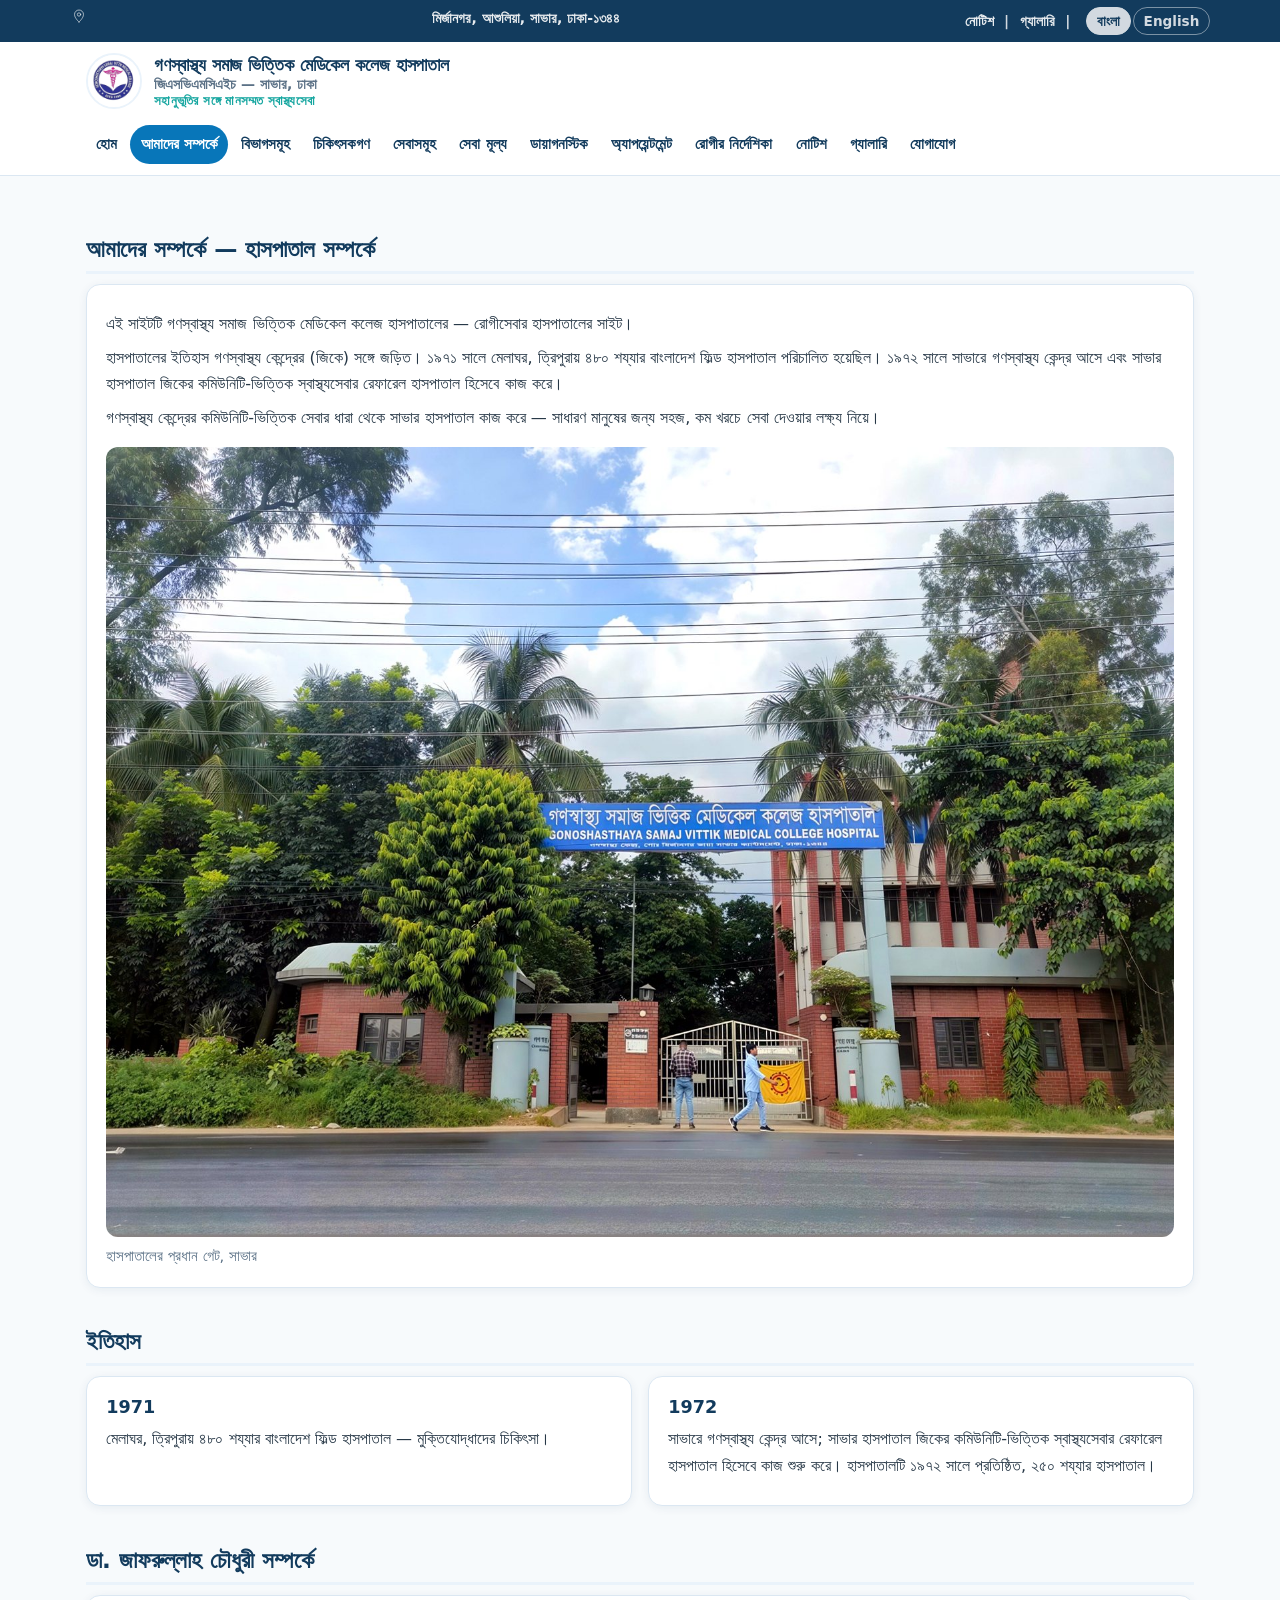
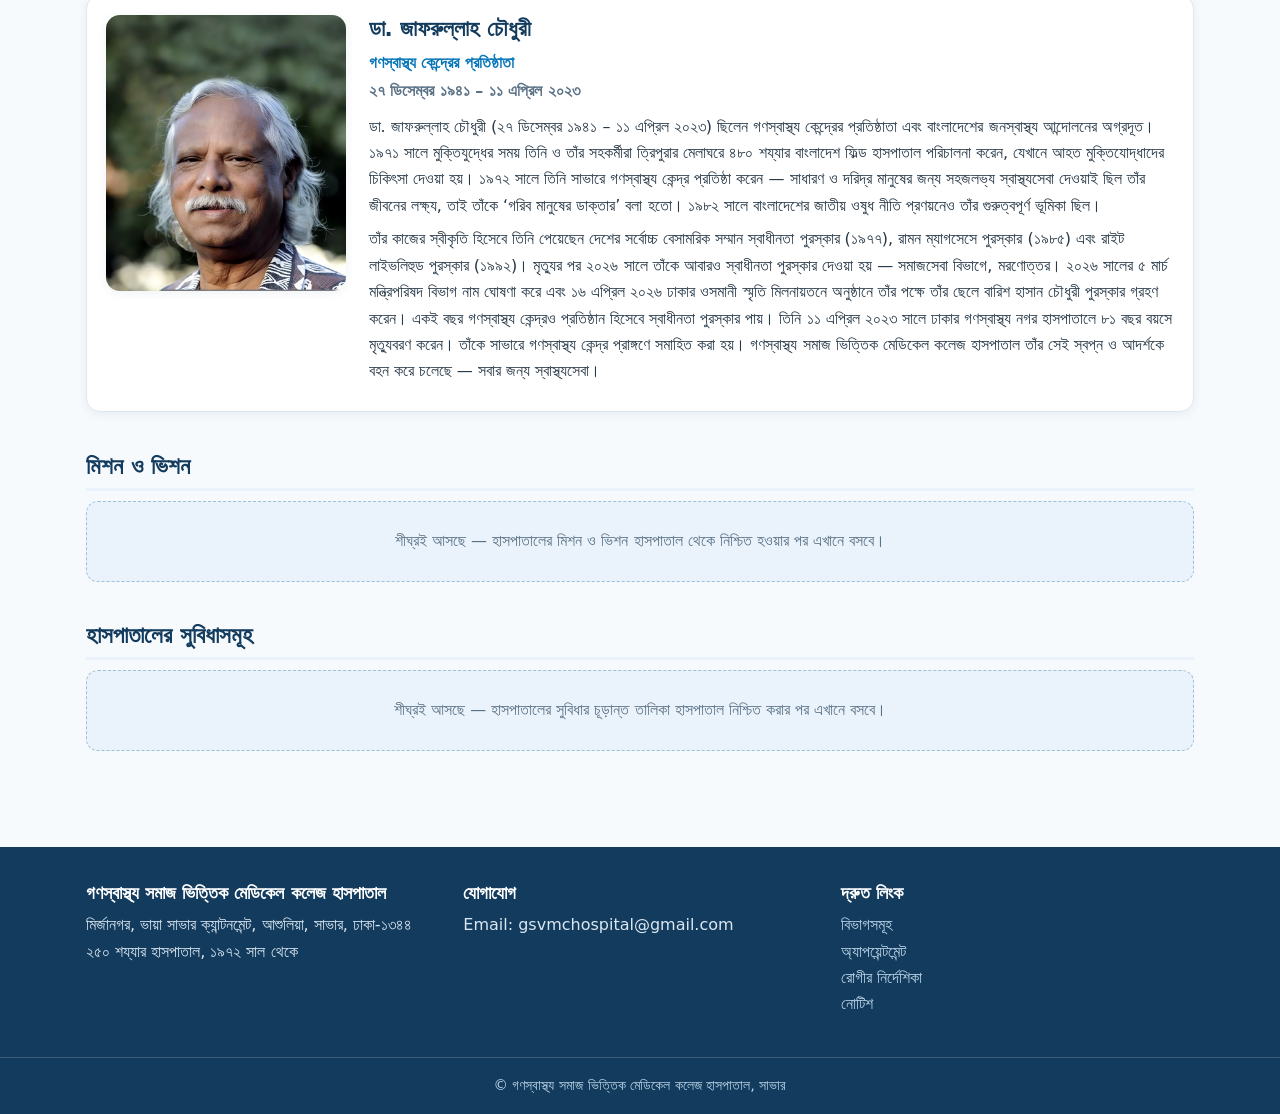
<file: pages/about.html>
<!doctype html>
<html lang="bn"><head><meta charset="utf-8">
<meta name="viewport" content="width=device-width,initial-scale=1">
<title>About Us — Gonoshasthaya Samaj Vittik Medical College Hospital (GSVMCH)</title>
<meta name="description" content="জিএসভিএমসিএইচ হাসপাতালের ইতিহাস, মিশন ও সুবিধা।">
<meta property="og:title" content="About Us — GSVMCH">
<meta property="og:description" content="জিএসভিএমসিএইচ হাসপাতালের ইতিহাস, মিশন ও সুবিধা।">
<meta property="og:type" content="website">
<link rel="canonical" href="https://gsvmch.pages.dev/">
<link rel="stylesheet" href="../assets/style.css">
<link rel="stylesheet" href="../assets/animate.css">
</head>
<body>
<div class="topbar"><div class="topbar-inner">
<span class="inline-icon"><svg viewBox="0 0 48 48" fill="none" stroke="currentColor" stroke-width="1.8" stroke-linecap="round" stroke-linejoin="round" aria-hidden="true"><path pathLength="100" d="M24 40S12 29.5 12 20a12 12 0 0 1 24 0c0 9.5-12 20-12 20z"/><circle cx="24" cy="20" r="4.5"/></svg></span><span data-i18n="top.addr">মির্জানগর, আশুলিয়া, সাভার, ঢাকা-১৩৪৪</span>
<span class="topbar-right"><a href="../pages/notices.html" data-i18n="top.notice">নোটিশ</a> <span class="topbar-sep">|</span> <a href="../pages/gallery.html" data-i18n="top.gallery">গ্যালারি</a> <span class="topbar-sep">|</span> <span class="lang-toggle"><button type="button" class="lang-btn active" data-lang="bn">বাংলা</button><button type="button" class="lang-btn" data-lang="en">English</button></span></span>
</div></div>
<header class="site"><div class="header-inner">
<a class="brand" href="../index.html"><img src="../assets/logo.jpg" alt="Gonoshasthaya Samaj Vittik Medical College logo"><span class="wordmark"><b data-i18n="brand.name">গণস্বাস্থ্য সমাজ ভিত্তিক মেডিকেল কলেজ হাসপাতাল</b><small data-i18n="brand.sub">জিএসভিএমসিএইচ — সাভার, ঢাকা</small><small class="tagline" data-i18n="brand.tag">সহানুভূতির সঙ্গে মানসম্মত স্বাস্থ্যসেবা</small></span></a>
<button class="nav-toggle" type="button" aria-label="মেনু" aria-expanded="false" aria-controls="mainNav">☰</button><nav class="main" id="mainNav"><a href="../index.html" data-i18n="nav.home">হোম</a><a href="about.html" class="active" data-i18n="nav.about">আমাদের সম্পর্কে</a><a href="departments.html" data-i18n="nav.departments">বিভাগসমূহ</a><a href="doctors.html" data-i18n="nav.doctors">চিকিৎসকগণ</a><a href="services.html" data-i18n="nav.services">সেবাসমূহ</a><a href="charges.html" data-i18n="nav.charges">সেবা মূল্য</a><a href="diagnostics.html" data-i18n="nav.diagnostics">ডায়াগনস্টিক</a><a href="appointments.html" data-i18n="nav.appointments">অ্যাপয়েন্টমেন্ট</a><a href="patient-guide.html" data-i18n="nav.guide">রোগীর নির্দেশিকা</a><a href="notices.html" data-i18n="nav.notice">নোটিশ</a><a href="gallery.html" data-i18n="nav.gallery">গ্যালারি</a><a href="contact.html" data-i18n="nav.contact">যোগাযোগ</a></nav>
</div></header>
<main>

<section><h2 data-i18n="about.h2page">আমাদের সম্পর্কে — হাসপাতাল সম্পর্কে</h2>
<div class="card">
<p data-i18n="about.p1page">এই সাইটটি গণস্বাস্থ্য সমাজ ভিত্তিক মেডিকেল কলেজ হাসপাতালের — রোগীসেবার হাসপাতালের সাইট।</p>
<p data-i18n="about.p2">হাসপাতালের ইতিহাস গণস্বাস্থ্য কেন্দ্রের (জিকে) সঙ্গে জড়িত। ১৯৭১ সালে মেলাঘর, ত্রিপুরায় ৪৮০ শয্যার বাংলাদেশ ফিল্ড হাসপাতাল পরিচালিত হয়েছিল। ১৯৭২ সালে সাভারে গণস্বাস্থ্য কেন্দ্র আসে এবং সাভার হাসপাতাল জিকের কমিউনিটি-ভিত্তিক স্বাস্থ্যসেবার রেফারেল হাসপাতাল হিসেবে কাজ করে।</p>
<p data-i18n="about.p3">গণস্বাস্থ্য কেন্দ্রের কমিউনিটি-ভিত্তিক সেবার ধারা থেকে সাভার হাসপাতাল কাজ করে — সাধারণ মানুষের জন্য সহজ, কম খরচে সেবা দেওয়ার লক্ষ্য নিয়ে।</p>
<figure><img src="../assets/gate.jpg" alt="গণস্বাস্থ্য সমাজ ভিত্তিক মেডিকেল কলেজ হাসপাতালের প্রধান গেট, সাভার"><figcaption data-i18n="about.gate_cap">হাসপাতালের প্রধান গেট, সাভার</figcaption></figure>
</div></section>
<section><h2 data-i18n="about.hist">ইতিহাস</h2>
<div class="grid2">
<div class="card"><h3>1971</h3><p data-i18n="about.y1971">মেলাঘর, ত্রিপুরায় ৪৮০ শয্যার বাংলাদেশ ফিল্ড হাসপাতাল — মুক্তিযোদ্ধাদের চিকিৎসা।</p></div>
<div class="card"><h3>1972</h3><p data-i18n="about.y1972">সাভারে গণস্বাস্থ্য কেন্দ্র আসে; সাভার হাসপাতাল জিকের কমিউনিটি-ভিত্তিক স্বাস্থ্যসেবার রেফারেল হাসপাতাল হিসেবে কাজ শুরু করে। হাসপাতালটি ১৯৭২ সালে প্রতিষ্ঠিত, ২৫০ শয্যার হাসপাতাল।</p></div>
</div></section>
<section><h2 data-i18n="about.zaf_h">ডা. জাফরুল্লাহ চৌধুরী সম্পর্কে</h2>
<div class="card founder-card">
<img class="founder-photo" src="../assets/zafrullah.jpg" alt="ডা. জাফরুল্লাহ চৌধুরী — গণস্বাস্থ্য কেন্দ্রের প্রতিষ্ঠাতা">
<div><h3 data-i18n="about.zaf_name">ডা. জাফরুল্লাহ চৌধুরী</h3>
<p class="founder-role" data-i18n="about.zaf_role">গণস্বাস্থ্য কেন্দ্রের প্রতিষ্ঠাতা</p>
<p class="founder-dates" data-i18n="about.zaf_dates">২৭ ডিসেম্বর ১৯৪১ – ১১ এপ্রিল ২০২৩</p>
<p data-i18n="about.zaf_p1">ডা. জাফরুল্লাহ চৌধুরী (২৭ ডিসেম্বর ১৯৪১ – ১১ এপ্রিল ২০২৩) ছিলেন গণস্বাস্থ্য কেন্দ্রের প্রতিষ্ঠাতা এবং বাংলাদেশের জনস্বাস্থ্য আন্দোলনের অগ্রদূত। ১৯৭১ সালে মুক্তিযুদ্ধের সময় তিনি ও তাঁর সহকর্মীরা ত্রিপুরার মেলাঘরে ৪৮০ শয্যার বাংলাদেশ ফিল্ড হাসপাতাল পরিচালনা করেন, যেখানে আহত মুক্তিযোদ্ধাদের চিকিৎসা দেওয়া হয়। ১৯৭২ সালে তিনি সাভারে গণস্বাস্থ্য কেন্দ্র প্রতিষ্ঠা করেন — সাধারণ ও দরিদ্র মানুষের জন্য সহজলভ্য স্বাস্থ্যসেবা দেওয়াই ছিল তাঁর জীবনের লক্ষ্য, তাই তাঁকে ‘গরিব মানুষের ডাক্তার’ বলা হতো। ১৯৮২ সালে বাংলাদেশের জাতীয় ওষুধ নীতি প্রণয়নেও তাঁর গুরুত্বপূর্ণ ভূমিকা ছিল।</p>
<p data-i18n="about.zaf_p2">তাঁর কাজের স্বীকৃতি হিসেবে তিনি পেয়েছেন দেশের সর্বোচ্চ বেসামরিক সম্মান স্বাধীনতা পুরস্কার (১৯৭৭), রামন ম্যাগসেসে পুরস্কার (১৯৮৫) এবং রাইট লাইভলিহুড পুরস্কার (১৯৯২)। মৃত্যুর পর ২০২৬ সালে তাঁকে আবারও স্বাধীনতা পুরস্কার দেওয়া হয় — সমাজসেবা বিভাগে, মরণোত্তর। ২০২৬ সালের ৫ মার্চ মন্ত্রিপরিষদ বিভাগ নাম ঘোষণা করে এবং ১৬ এপ্রিল ২০২৬ ঢাকার ওসমানী স্মৃতি মিলনায়তনে অনুষ্ঠানে তাঁর পক্ষে তাঁর ছেলে বারিশ হাসান চৌধুরী পুরস্কার গ্রহণ করেন। একই বছর গণস্বাস্থ্য কেন্দ্রও প্রতিষ্ঠান হিসেবে স্বাধীনতা পুরস্কার পায়। তিনি ১১ এপ্রিল ২০২৩ সালে ঢাকার গণস্বাস্থ্য নগর হাসপাতালে ৮১ বছর বয়সে মৃত্যুবরণ করেন। তাঁকে সাভারে গণস্বাস্থ্য কেন্দ্র প্রাঙ্গণে সমাহিত করা হয়। গণস্বাস্থ্য সমাজ ভিত্তিক মেডিকেল কলেজ হাসপাতাল তাঁর সেই স্বপ্ন ও আদর্শকে বহন করে চলেছে — সবার জন্য স্বাস্থ্যসেবা।</p></div></div></section>
<section><h2 data-i18n="about.mission">মিশন ও ভিশন</h2><div class="empty"><p data-i18n="about.mission_p">শীঘ্রই আসছে — হাসপাতালের মিশন ও ভিশন হাসপাতাল থেকে নিশ্চিত হওয়ার পর এখানে বসবে।</p></div></section>
<section><h2 data-i18n="about.fac">হাসপাতালের সুবিধাসমূহ</h2><div class="empty"><p data-i18n="about.fac_p">শীঘ্রই আসছে — হাসপাতালের সুবিধার চূড়ান্ত তালিকা হাসপাতাল নিশ্চিত করার পর এখানে বসবে।</p></div></section>

</main>
<footer class="site"><div class="footer-inner">
<div><h3 data-i18n="brand.name">গণস্বাস্থ্য সমাজ ভিত্তিক মেডিকেল কলেজ হাসপাতাল</h3><p data-i18n-html="foot.addr">মির্জানগর, ভায়া সাভার ক্যান্টনমেন্ট, আশুলিয়া, সাভার, ঢাকা-১৩৪৪<br>২৫০ শয্যার হাসপাতাল, ১৯৭২ সাল থেকে</p></div>
<div><h3 data-i18n="foot.contact_h">যোগাযোগ</h3><p>Email: gsvmchospital@gmail.com</p></div>
<div><h3 data-i18n="foot.quick">দ্রুত লিংক</h3><p><a href="../pages/departments.html" data-i18n="nav.departments">বিভাগসমূহ</a><br><a href="../pages/appointments.html" data-i18n="nav.appointments">অ্যাপয়েন্টমেন্ট</a><br><a href="../pages/patient-guide.html" data-i18n="nav.guide">রোগীর নির্দেশিকা</a><br><a href="../pages/notices.html" data-i18n="nav.notice">নোটিশ</a></p></div>
</div><div class="footer-bottom" data-i18n="foot.copy_short">© গণস্বাস্থ্য সমাজ ভিত্তিক মেডিকেল কলেজ হাসপাতাল, সাভার</div></footer>
<script src="../assets/lang.js"></script>
<script src="../assets/animate.js"></script>
</body></html>
</file>
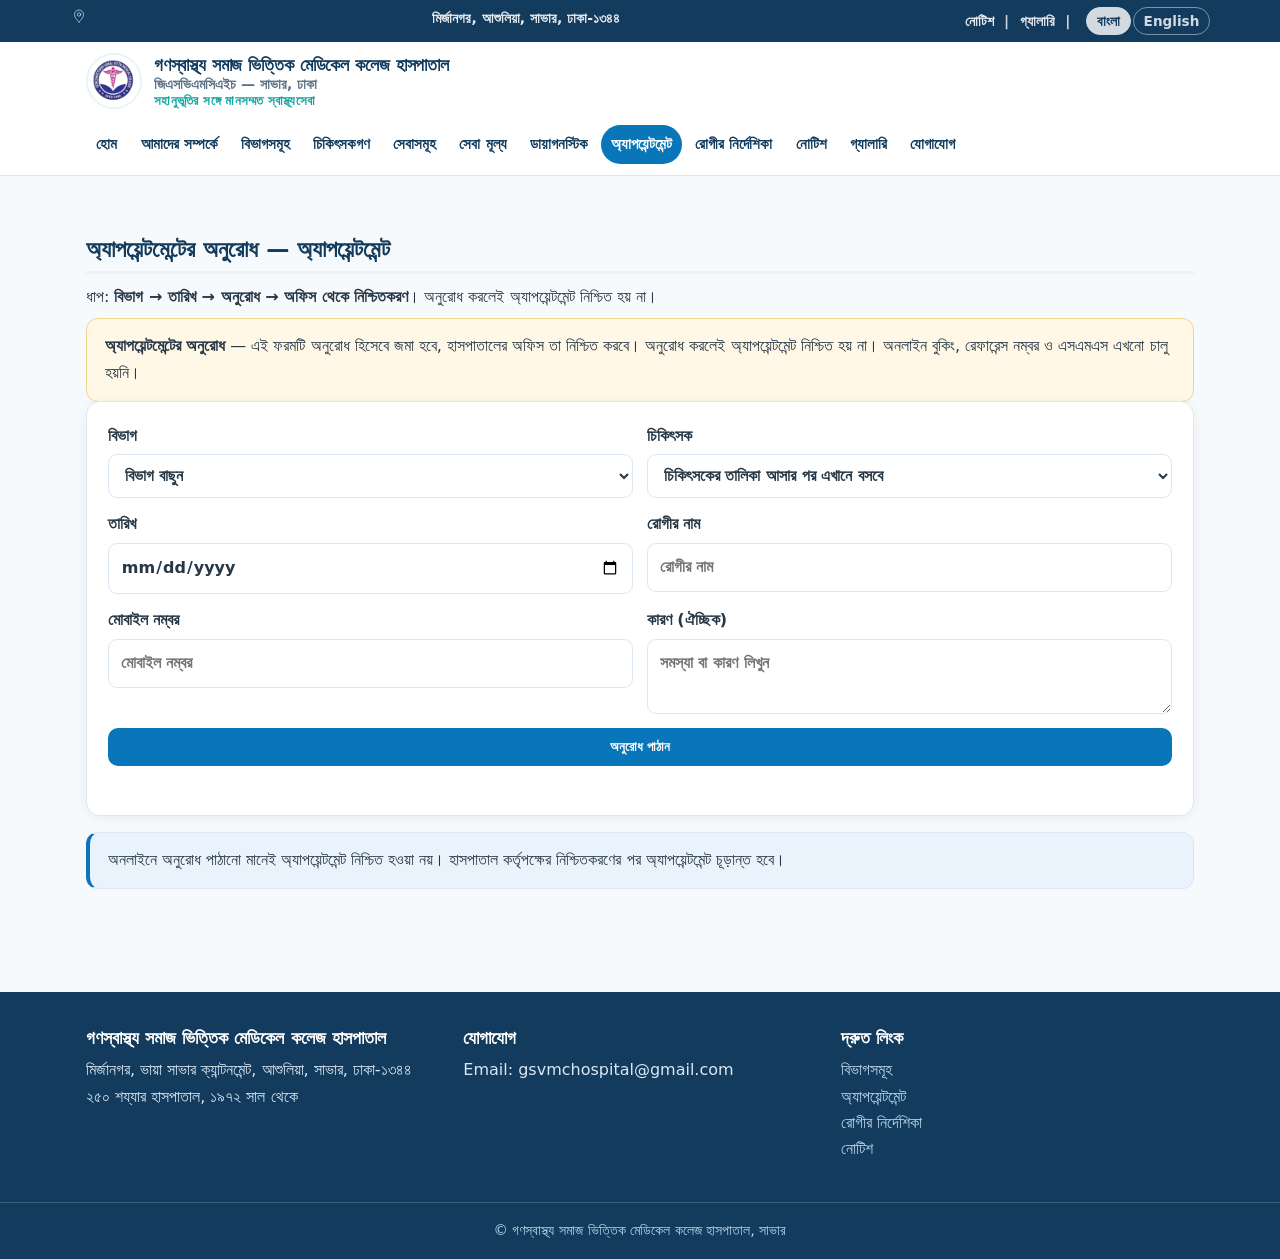
<file: pages/appointments.html>
<!doctype html>
<html lang="bn"><head><meta charset="utf-8">
<meta name="viewport" content="width=device-width,initial-scale=1">
<title>Request an Appointment — Gonoshasthaya Samaj Vittik Medical College Hospital (GSVMCH)</title>
<meta name="description" content="জিএসভিএমসিএইচ অ্যাপয়েন্টমেন্টের অনুরোধ।">
<meta property="og:title" content="Request an Appointment — GSVMCH">
<meta property="og:description" content="জিএসভিএমসিএইচ অ্যাপয়েন্টমেন্টের অনুরোধ।">
<meta property="og:type" content="website">
<link rel="canonical" href="https://gsvmch.pages.dev/">
<link rel="stylesheet" href="../assets/style.css">
<link rel="stylesheet" href="../assets/animate.css">
</head>
<body>
<div class="topbar"><div class="topbar-inner">
<span class="inline-icon"><svg viewBox="0 0 48 48" fill="none" stroke="currentColor" stroke-width="1.8" stroke-linecap="round" stroke-linejoin="round" aria-hidden="true"><path pathLength="100" d="M24 40S12 29.5 12 20a12 12 0 0 1 24 0c0 9.5-12 20-12 20z"/><circle cx="24" cy="20" r="4.5"/></svg></span><span data-i18n="top.addr">মির্জানগর, আশুলিয়া, সাভার, ঢাকা-১৩৪৪</span>
<span class="topbar-right"><a href="../pages/notices.html" data-i18n="top.notice">নোটিশ</a> <span class="topbar-sep">|</span> <a href="../pages/gallery.html" data-i18n="top.gallery">গ্যালারি</a> <span class="topbar-sep">|</span> <span class="lang-toggle"><button type="button" class="lang-btn active" data-lang="bn">বাংলা</button><button type="button" class="lang-btn" data-lang="en">English</button></span></span>
</div></div>
<header class="site"><div class="header-inner">
<a class="brand" href="../index.html"><img src="../assets/logo.jpg" alt="Gonoshasthaya Samaj Vittik Medical College logo"><span class="wordmark"><b data-i18n="brand.name">গণস্বাস্থ্য সমাজ ভিত্তিক মেডিকেল কলেজ হাসপাতাল</b><small data-i18n="brand.sub">জিএসভিএমসিএইচ — সাভার, ঢাকা</small><small class="tagline" data-i18n="brand.tag">সহানুভূতির সঙ্গে মানসম্মত স্বাস্থ্যসেবা</small></span></a>
<button class="nav-toggle" type="button" aria-label="মেনু" aria-expanded="false" aria-controls="mainNav">☰</button><nav class="main" id="mainNav"><a href="../index.html" data-i18n="nav.home">হোম</a><a href="about.html" data-i18n="nav.about">আমাদের সম্পর্কে</a><a href="departments.html" data-i18n="nav.departments">বিভাগসমূহ</a><a href="doctors.html" data-i18n="nav.doctors">চিকিৎসকগণ</a><a href="services.html" data-i18n="nav.services">সেবাসমূহ</a><a href="charges.html" data-i18n="nav.charges">সেবা মূল্য</a><a href="diagnostics.html" data-i18n="nav.diagnostics">ডায়াগনস্টিক</a><a href="appointments.html" class="active" data-i18n="nav.appointments">অ্যাপয়েন্টমেন্ট</a><a href="patient-guide.html" data-i18n="nav.guide">রোগীর নির্দেশিকা</a><a href="notices.html" data-i18n="nav.notice">নোটিশ</a><a href="gallery.html" data-i18n="nav.gallery">গ্যালারি</a><a href="contact.html" data-i18n="nav.contact">যোগাযোগ</a></nav>
</div></header>
<main>

<section><h2 data-i18n="appt.h2page">অ্যাপয়েন্টমেন্টের অনুরোধ — অ্যাপয়েন্টমেন্ট</h2>
<p data-i18n-html="appt.steps">ধাপ: <b>বিভাগ → তারিখ → অনুরোধ → অফিস থেকে নিশ্চিতকরণ</b>। অনুরোধ করলেই অ্যাপয়েন্টমেন্ট নিশ্চিত হয় না।</p>

<div class="notice-box" data-i18n-html="appt.note"><b>অ্যাপয়েন্টমেন্টের অনুরোধ</b> — এই ফরমটি অনুরোধ হিসেবে জমা হবে, হাসপাতালের অফিস তা নিশ্চিত করবে। অনুরোধ করলেই অ্যাপয়েন্টমেন্ট নিশ্চিত হয় না। অনলাইন বুকিং, রেফারেন্স নম্বর ও এসএমএস এখনো চালু হয়নি।</div>
<form id="apptForm" class="form-grid" novalidate>
<div class="form-field"><label for="apptDept"><span data-i18n="appt.dept_label">বিভাগ</span><select id="apptDept" required><option value="" data-i18n="appt.choose_dept">বিভাগ বাছুন</option><option data-dept="Emergency">Emergency</option><option data-dept="Surgery">Surgery</option><option data-dept="Medicine">Medicine</option><option data-dept="Gyne and Obs">Gyne and Obs</option><option data-dept="Paediatric Surgery">Paediatric Surgery</option><option data-dept="Pediatric">Pediatric</option><option data-dept="ENT">ENT</option><option data-dept="Skin">Skin</option><option data-dept="Eye">Eye</option><option data-dept="Orthopedics">Orthopedics</option><option data-dept="Anesthesia">Anesthesia</option><option data-dept="Radiology">Radiology</option><option data-dept="Psychiatry">Psychiatry</option></select></label><span class="field-err" id="err-dept"></span></div>
<div class="form-field"><label for="apptDoctor"><span data-i18n="appt.doctor_label">চিকিৎসক</span><select id="apptDoctor"><option value="" data-i18n="appt.doctor_ph">চিকিৎসকের তালিকা আসার পর এখানে বসবে</option></select></label><p class="doc-desig" id="docDesig" hidden></p><span class="field-err" id="err-doctor"></span></div>
<div class="form-field"><label for="apptDate"><span data-i18n="appt.date_label">তারিখ</span><input id="apptDate" type="date" required></label><span class="field-err" id="err-date"></span></div>
<div class="form-field"><label for="apptName"><span data-i18n="appt.name_label">রোগীর নাম</span><input id="apptName" data-i18n-ph="appt.name_label" placeholder="রোগীর নাম" required></label><span class="field-err" id="err-name"></span></div>
<div class="form-field"><label for="apptMobile"><span data-i18n="appt.mobile_label">মোবাইল নম্বর</span><input id="apptMobile" type="tel" inputmode="numeric" autocomplete="tel" data-i18n-ph="appt.mobile_label" placeholder="মোবাইল নম্বর" required></label><span class="field-err" id="err-mobile"></span></div>
<div class="form-field"><label for="apptReason"><span data-i18n="appt.reason_label">কারণ (ঐচ্ছিক)</span><textarea id="apptReason" rows="2" data-i18n-ph="appt.reason_ph" placeholder="সমস্যা বা কারণ লিখুন"></textarea></label></div>
<button class="btn" type="submit" id="apptSubmit" data-i18n="appt.submit">অনুরোধ পাঠান</button>
<p id="apptResult" class="muted" role="status"></p>
</form>
<script>
(function(){
  var form=document.getElementById('apptForm');
  var dept=document.getElementById('apptDept');
  var doctor=document.getElementById('apptDoctor');
  var dateEl=document.getElementById('apptDate');
  var nameEl=document.getElementById('apptName');
  var mobile=document.getElementById('apptMobile');
  var submit=document.getElementById('apptSubmit');
  var result=document.getElementById('apptResult');
  var desig=document.getElementById('docDesig');
  function t(k){return window.GSVMCH_I18N?window.GSVMCH_I18N.t(k):k;}
  /* ONLY 3 doctors are known so far — no schedules exist, none are shown. */
  var DOCTORS={
    'Medicine':[{name:'Dr Masrura Jabin',desigKey:'doc.masrura_desig'}],
    'Surgery':[{name:'Dr Najibul Islam',desigKey:'appt.desig_najibul'}],
    'Eye':[{name:'Dr Gour Gopal Saha',desigKey:'appt.desig_gour'}]
  };
  /* Dept <option>s have no value attr, so .value == translated text
     (e.g. 'মেডিসিন' in bn mode). The English key lives in data-dept. */
  function deptKey(){var o=dept.options[dept.selectedIndex];return o?o.getAttribute('data-dept'):'';}
  function rebuildDoctors(keep){
    var keepVal=keep?doctor.value:'';
    doctor.innerHTML='';
    var list=DOCTORS[deptKey()]||[];
    if(!list.length){
      var o=document.createElement('option');o.value='';o.textContent=t('appt.doctor_ph');doctor.appendChild(o);
    }else{
      var o0=document.createElement('option');o0.value='';o0.textContent=t('appt.choose_doctor');doctor.appendChild(o0);
      list.forEach(function(d){var o=document.createElement('option');o.value=d.name;o.textContent=d.name;doctor.appendChild(o);});
    }
    if(keepVal){doctor.value=keepVal;}
    showDesig();
  }
  function showDesig(){
    var list=DOCTORS[deptKey()]||[];
    var sel=null;
    list.forEach(function(d){if(d.name===doctor.value)sel=d;});
    if(sel){desig.textContent=t(sel.desigKey);desig.hidden=false;}
    else{desig.textContent='';desig.hidden=true;}
  }
  function setErr(id,msg){var e=document.getElementById('err-'+id);if(e){e.textContent=msg||'';e.classList.toggle('show',!!msg);}}
  function markInvalid(el,id,msg){el.classList.add('invalid');setErr(id,msg);}
  function clearField(el,id){el.classList.remove('invalid');setErr(id,'');}
  dept.addEventListener('change',function(){rebuildDoctors(false);clearField(dept,'dept');});
  doctor.addEventListener('change',showDesig);
  [dateEl,nameEl,mobile].forEach(function(el){
    el.addEventListener('input',function(){el.classList.remove('invalid');});
  });
  function validMobile(v){v=v.replace(/[\s-]/g,'');return /^01[3-9]\d{8}$/.test(v);}
  function todayStr(){var d=new Date();return d.getFullYear()+'-'+String(d.getMonth()+1).padStart(2,'0')+'-'+String(d.getDate()).padStart(2,'0');}
  dateEl.min=todayStr();
  form.addEventListener('submit',function(e){
    e.preventDefault();
    var ok=true;
    if(!dept.value){markInvalid(dept,'dept',t('appt.err_dept'));ok=false;}
    if(!dateEl.value){markInvalid(dateEl,'date',t('appt.err_date'));ok=false;}
    else if(dateEl.value<todayStr()){markInvalid(dateEl,'date',t('appt.err_date_past'));ok=false;}
    if(!nameEl.value.trim()){markInvalid(nameEl,'name',t('appt.err_name'));ok=false;}
    if(!validMobile(mobile.value)){markInvalid(mobile,'mobile',t('appt.err_mobile'));ok=false;}
    if(!ok){result.textContent='';result.className='muted';return;}
    submit.disabled=true;
    var orig=submit.textContent;
    submit.textContent=t('appt.sending');
    result.textContent='';result.className='muted';
    setTimeout(function(){
      submit.disabled=false;submit.textContent=orig;
      result.textContent=t('appt.success');
      result.className='form-success';
      form.reset();rebuildDoctors(false);
    },900);
  });
  document.addEventListener('gsvmch-lang',function(){rebuildDoctors(true);});
  rebuildDoctors(false);
})();
</script>
<p class="appt-confirm" data-i18n="appt.confirm_note">অনলাইনে অনুরোধ পাঠানো মানেই অ্যাপয়েন্টমেন্ট নিশ্চিত হওয়া নয়। হাসপাতাল কর্তৃপক্ষের নিশ্চিতকরণের পর অ্যাপয়েন্টমেন্ট চূড়ান্ত হবে।</p>
</section>

</main>
<footer class="site"><div class="footer-inner">
<div><h3 data-i18n="brand.name">গণস্বাস্থ্য সমাজ ভিত্তিক মেডিকেল কলেজ হাসপাতাল</h3><p data-i18n-html="foot.addr">মির্জানগর, ভায়া সাভার ক্যান্টনমেন্ট, আশুলিয়া, সাভার, ঢাকা-১৩৪৪<br>২৫০ শয্যার হাসপাতাল, ১৯৭২ সাল থেকে</p></div>
<div><h3 data-i18n="foot.contact_h">যোগাযোগ</h3><p>Email: gsvmchospital@gmail.com</p></div>
<div><h3 data-i18n="foot.quick">দ্রুত লিংক</h3><p><a href="../pages/departments.html" data-i18n="nav.departments">বিভাগসমূহ</a><br><a href="../pages/appointments.html" data-i18n="nav.appointments">অ্যাপয়েন্টমেন্ট</a><br><a href="../pages/patient-guide.html" data-i18n="nav.guide">রোগীর নির্দেশিকা</a><br><a href="../pages/notices.html" data-i18n="nav.notice">নোটিশ</a></p></div>
</div><div class="footer-bottom" data-i18n="foot.copy_short">© গণস্বাস্থ্য সমাজ ভিত্তিক মেডিকেল কলেজ হাসপাতাল, সাভার</div></footer>
<script src="../assets/lang.js"></script>
<script src="../assets/animate.js"></script>
</body></html>
</file>
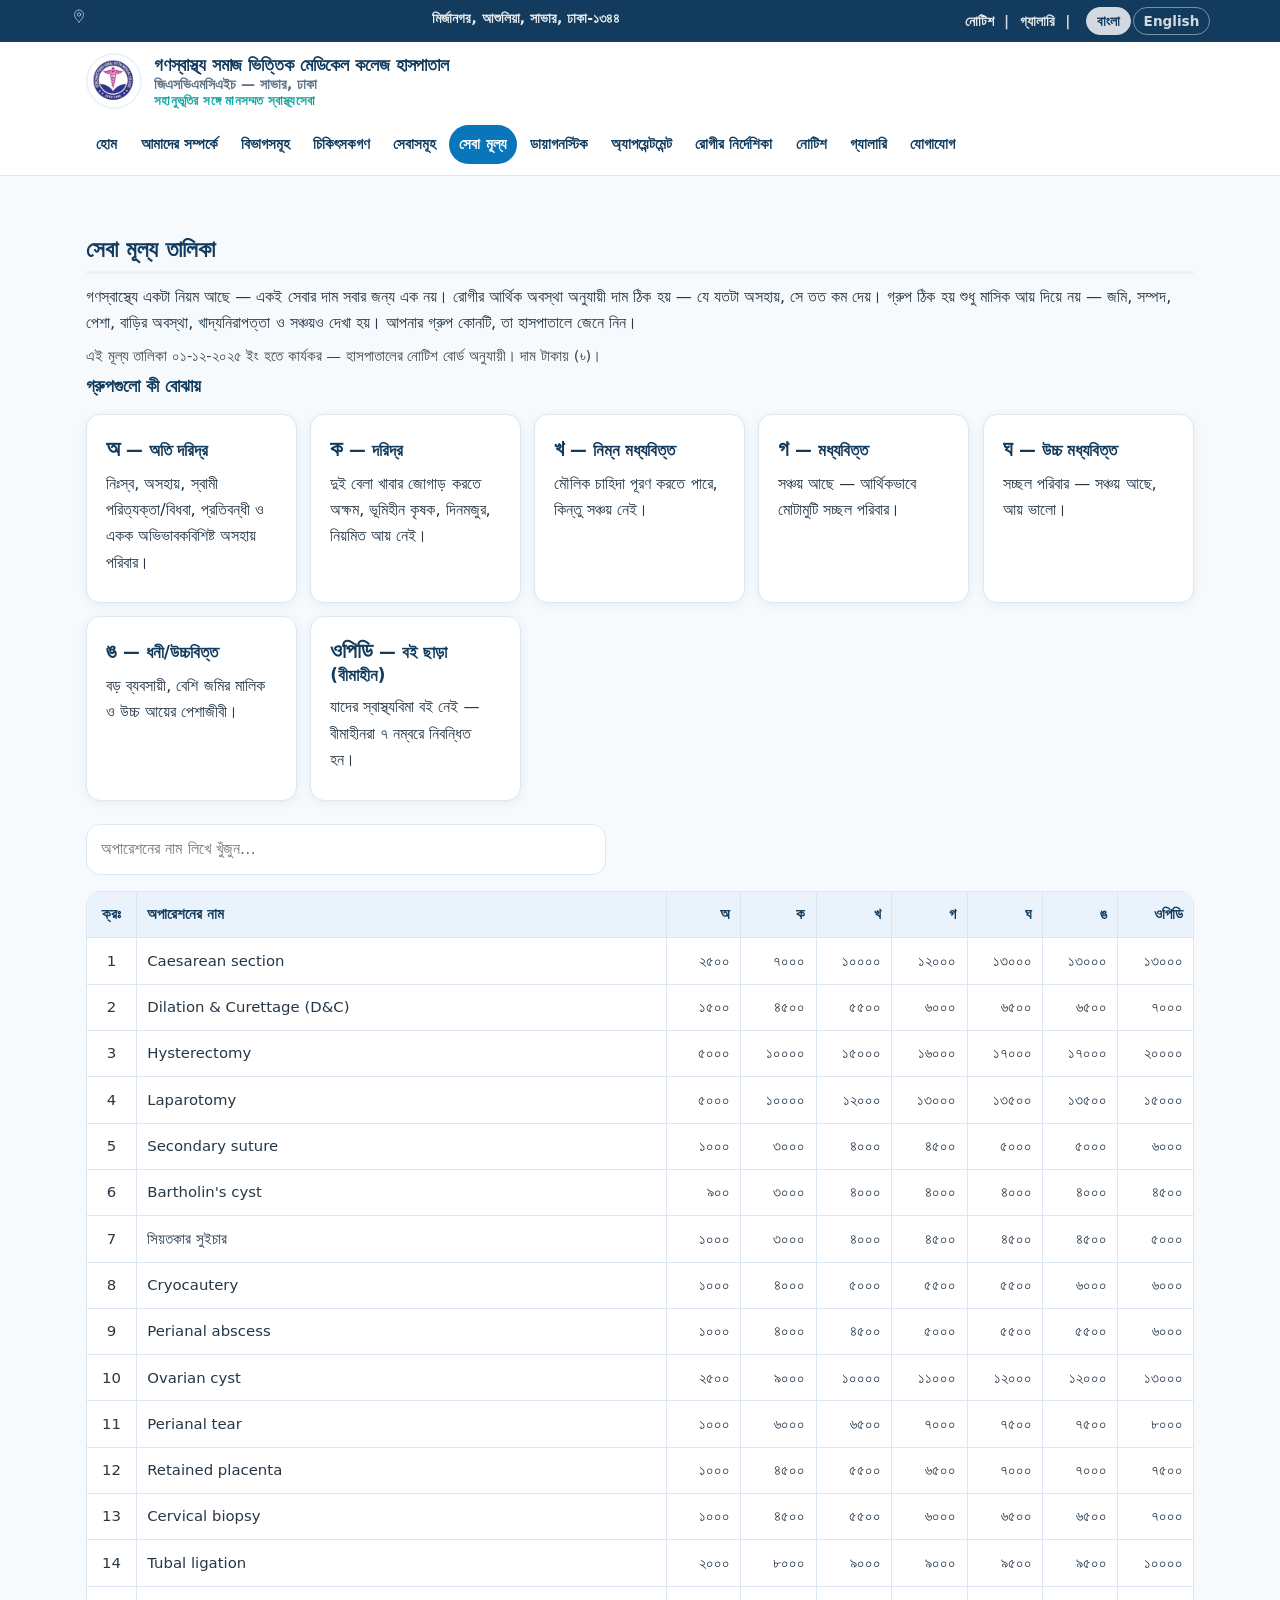
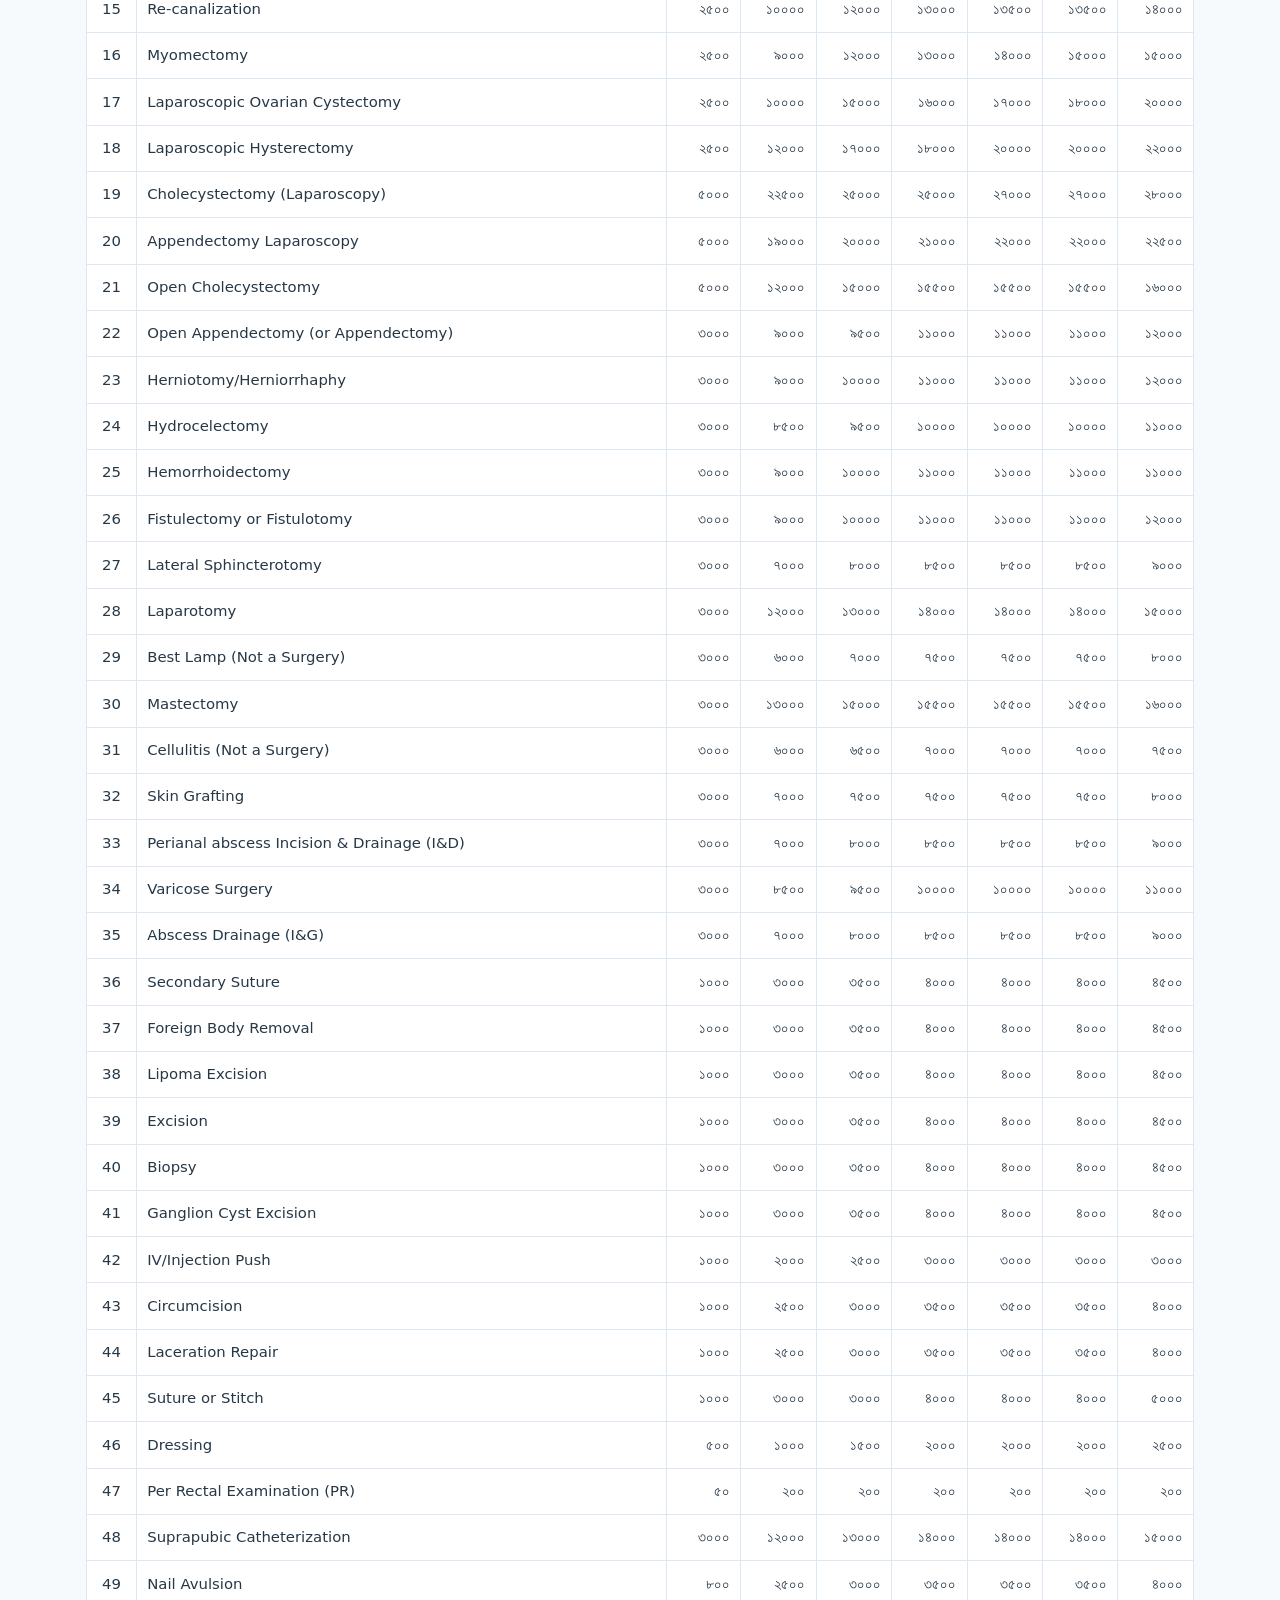
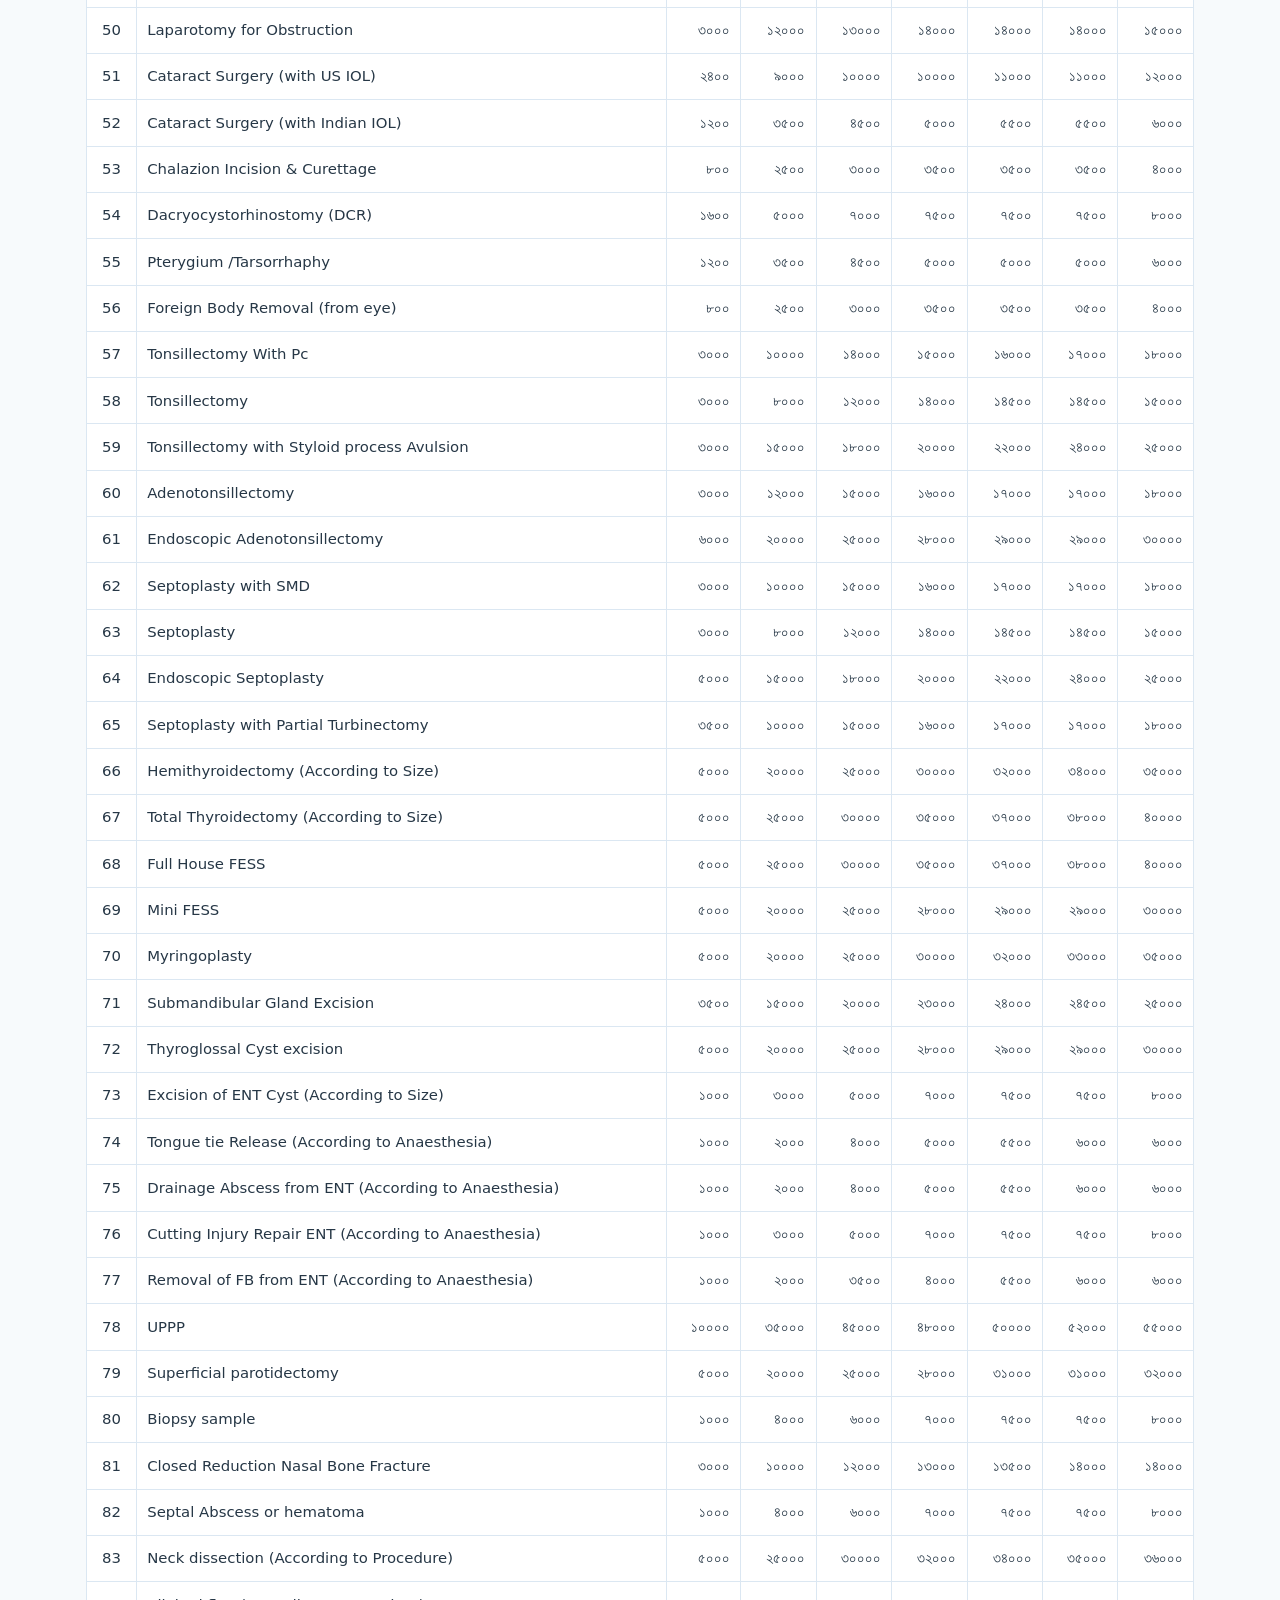
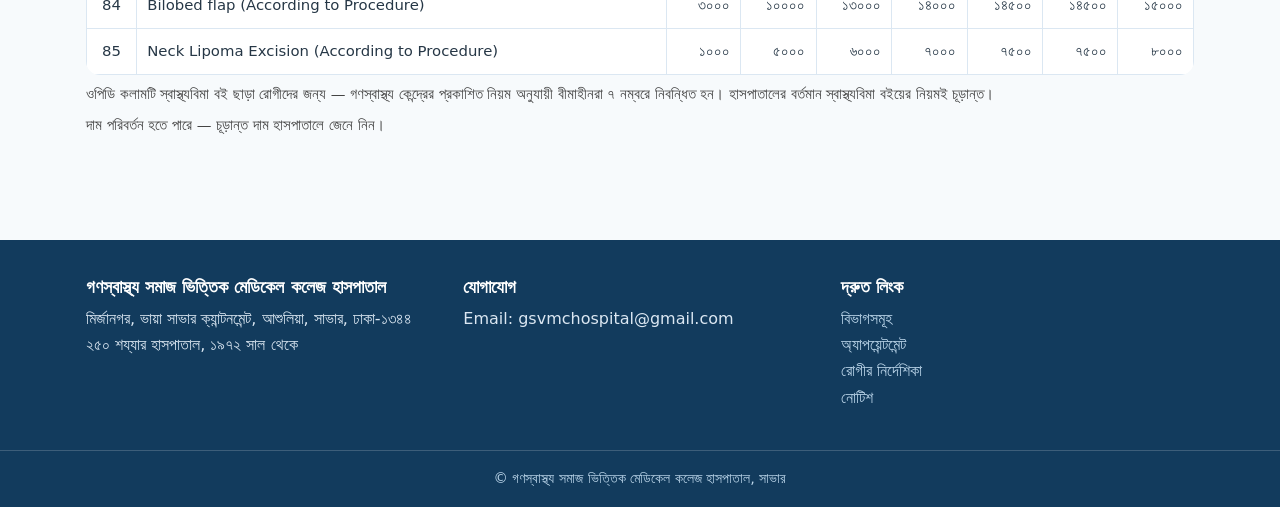
<file: pages/charges.html>
<!doctype html>
<html lang="bn"><head><meta charset="utf-8">
<meta name="viewport" content="width=device-width,initial-scale=1">
<title>সেবা মূল্য তালিকা — Gonoshasthaya Samaj Vittik Medical College Hospital (GSVMCH)</title>
<meta name="description" content="গণস্বাস্থ্য সমাজ ভিত্তিক মেডিকেল কলেজ হাসপাতালের সেবা মূল্য তালিকা — অ, ক, খ, গ, ঘ, ঙ ও ওপিডি গ্রুপ অনুযায়ী।">
<meta property="og:title" content="সেবা মূল্য তালিকা — GSVMCH">
<meta property="og:description" content="গণস্বাস্থ্য সমাজ ভিত্তিক মেডিকেল কলেজ হাসপাতালের সেবা মূল্য তালিকা।">
<meta property="og:type" content="website">
<link rel="canonical" href="https://gsvmch.pages.dev/">
<link rel="stylesheet" href="../assets/style.css">
<link rel="stylesheet" href="../assets/animate.css">
<style>
.chg-search{width:100%;max-width:520px;padding:.7rem .9rem;font-size:1rem;border:1px solid var(--line);border-radius:var(--radius);margin:.4rem 0 1rem}
.cat-grid{display:grid;grid-template-columns:repeat(auto-fit,minmax(200px,1fr));gap:.8rem;margin:1rem 0}
.cat-grid .card h3{font-size:1.05rem}
.cat-grid .card h3 b{font-size:1.4rem;color:var(--navy)}
.verify-badge{display:inline-block;font-size:.75rem;background:#fff3cd;color:#7a5b00;border:1px solid #e6c87a;border-radius:999px;padding:.05rem .45rem;white-space:nowrap}
table td:first-child,table th:first-child{text-align:center}
table td:nth-child(n+3),table th:nth-child(n+3){text-align:right;white-space:nowrap}
.chg-note{font-size:.92rem;color:#444}
</style>
</head>
<body>
<div class="topbar"><div class="topbar-inner">
<span class="inline-icon"><svg viewBox="0 0 48 48" fill="none" stroke="currentColor" stroke-width="1.8" stroke-linecap="round" stroke-linejoin="round" aria-hidden="true"><path pathLength="100" d="M24 40S12 29.5 12 20a12 12 0 0 1 24 0c0 9.5-12 20-12 20z"/><circle cx="24" cy="20" r="4.5"/></svg></span><span data-i18n="top.addr">মির্জানগর, আশুলিয়া, সাভার, ঢাকা-১৩৪৪</span>
<span class="topbar-right"><a href="../pages/notices.html" data-i18n="top.notice">নোটিশ</a> <span class="topbar-sep">|</span> <a href="../pages/gallery.html" data-i18n="top.gallery">গ্যালারি</a> <span class="topbar-sep">|</span> <span class="lang-toggle"><button type="button" class="lang-btn active" data-lang="bn">বাংলা</button><button type="button" class="lang-btn" data-lang="en">English</button></span></span>
</div></div>
<header class="site"><div class="header-inner">
<a class="brand" href="../index.html"><img src="../assets/logo.jpg" alt="Gonoshasthaya Samaj Vittik Medical College logo"><span class="wordmark"><b data-i18n="brand.name">গণস্বাস্থ্য সমাজ ভিত্তিক মেডিকেল কলেজ হাসপাতাল</b><small data-i18n="brand.sub">জিএসভিএমসিএইচ — সাভার, ঢাকা</small><small class="tagline" data-i18n="brand.tag">সহানুভূতির সঙ্গে মানসম্মত স্বাস্থ্যসেবা</small></span></a>
<button class="nav-toggle" type="button" aria-label="মেনু" aria-expanded="false" aria-controls="mainNav">☰</button><nav class="main" id="mainNav"><a href="../index.html" data-i18n="nav.home">হোম</a><a href="about.html" data-i18n="nav.about">আমাদের সম্পর্কে</a><a href="departments.html" data-i18n="nav.departments">বিভাগসমূহ</a><a href="doctors.html" data-i18n="nav.doctors">চিকিৎসকগণ</a><a href="services.html" data-i18n="nav.services">সেবাসমূহ</a><a href="charges.html" class="active" data-i18n="nav.charges">সেবা মূল্য</a><a href="diagnostics.html" data-i18n="nav.diagnostics">ডায়াগনস্টিক</a><a href="appointments.html" data-i18n="nav.appointments">অ্যাপয়েন্টমেন্ট</a><a href="patient-guide.html" data-i18n="nav.guide">রোগীর নির্দেশিকা</a><a href="notices.html" data-i18n="nav.notice">নোটিশ</a><a href="gallery.html" data-i18n="nav.gallery">গ্যালারি</a><a href="contact.html" data-i18n="nav.contact">যোগাযোগ</a></nav>
</div></header>
<main>

<section><h2 data-i18n="chg.h2page">সেবা মূল্য তালিকা</h2>
<p data-i18n="chg.intro">গণস্বাস্থ্যে একটা নিয়ম আছে — একই সেবার দাম সবার জন্য এক নয়। রোগীর আর্থিক অবস্থা অনুযায়ী দাম ঠিক হয় — যে যতটা অসহায়, সে তত কম দেয়। গ্রুপ ঠিক হয় শুধু মাসিক আয় দিয়ে নয় — জমি, সম্পদ, পেশা, বাড়ির অবস্থা, খাদ্যনিরাপত্তা ও সঞ্চয়ও দেখা হয়। আপনার গ্রুপ কোনটি, তা হাসপাতালে জেনে নিন।</p>
<p class="chg-note" data-i18n="chg.eff">এই মূল্য তালিকা ০১-১২-২০২৫ ইং হতে কার্যকর — হাসপাতালের নোটিশ বোর্ড অনুযায়ী। দাম টাকায় (৳)।</p>

<h3 data-i18n="chg.cat_h">গ্রুপগুলো কী বোঝায়</h3>
<div class="cat-grid">
<div class="card"><h3><b>অ</b> — <span data-i18n="chg.ga">অতি দরিদ্র</span></h3><p data-i18n="chg.ga_p">নিঃস্ব, অসহায়, স্বামী পরিত্যক্তা/বিধবা, প্রতিবন্ধী ও একক অভিভাবকবিশিষ্ট অসহায় পরিবার।</p></div>
<div class="card"><h3><b>ক</b> — <span data-i18n="chg.gk">দরিদ্র</span></h3><p data-i18n="chg.gk_p">দুই বেলা খাবার জোগাড় করতে অক্ষম, ভূমিহীন কৃষক, দিনমজুর, নিয়মিত আয় নেই।</p></div>
<div class="card"><h3><b>খ</b> — <span data-i18n="chg.gkh">নিম্ন মধ্যবিত্ত</span></h3><p data-i18n="chg.gkh_p">মৌলিক চাহিদা পূরণ করতে পারে, কিন্তু সঞ্চয় নেই।</p></div>
<div class="card"><h3><b>গ</b> — <span data-i18n="chg.gg">মধ্যবিত্ত</span></h3><p data-i18n="chg.gg_p">সঞ্চয় আছে — আর্থিকভাবে মোটামুটি সচ্ছল পরিবার।</p></div>
<div class="card"><h3><b>ঘ</b> — <span data-i18n="chg.ggh">উচ্চ মধ্যবিত্ত</span></h3><p data-i18n="chg.ggh_p">সচ্ছল পরিবার — সঞ্চয় আছে, আয় ভালো।</p></div>
<div class="card"><h3><b>ঙ</b> — <span data-i18n="chg.gng">ধনী/উচ্চবিত্ত</span></h3><p data-i18n="chg.gng_p">বড় ব্যবসায়ী, বেশি জমির মালিক ও উচ্চ আয়ের পেশাজীবী।</p></div>
<div class="card"><h3><b>ওপিডি</b> — <span data-i18n="chg.gopd">বই ছাড়া (বীমাহীন)</span></h3><p data-i18n="chg.gopd_p">যাদের স্বাস্থ্যবিমা বই নেই — বীমাহীনরা ৭ নম্বরে নিবন্ধিত হন।</p></div>
</div>

<input id="chgSearch" class="chg-search" type="search" placeholder="অপারেশনের নাম লিখে খুঁজুন…" data-i18n-ph="chg.search_ph" aria-label="অপারেশন খুঁজুন">
<div class="table-wrap"><table id="chgTable">
<thead><tr><th data-i18n="chg.col_no">ক্রঃ</th><th data-i18n="chg.col_op">অপারেশনের নাম</th><th>অ</th><th>ক</th><th>খ</th><th>গ</th><th>ঘ</th><th>ঙ</th><th data-i18n="chg.col_opd">ওপিডি</th></tr></thead>
<tbody>
<tr><td>1</td><td>Caesarean section</td><td>২৫০০</td><td>৭০০০</td><td>১০০০০</td><td>১২০০০</td><td>১৩০০০</td><td>১৩০০০</td><td>১৩০০০</td></tr>
<tr><td>2</td><td>Dilation &amp; Curettage (D&amp;C)</td><td>১৫০০</td><td>৪৫০০</td><td>৫৫০০</td><td>৬০০০</td><td>৬৫০০</td><td>৬৫০০</td><td>৭০০০</td></tr>
<tr><td>3</td><td>Hysterectomy</td><td>৫০০০</td><td>১০০০০</td><td>১৫০০০</td><td>১৬০০০</td><td>১৭০০০</td><td>১৭০০০</td><td>২০০০০</td></tr>
<tr><td>4</td><td>Laparotomy</td><td>৫০০০</td><td>১০০০০</td><td>১২০০০</td><td>১৩০০০</td><td>১৩৫০০</td><td>১৩৫০০</td><td>১৫০০০</td></tr>
<tr><td>5</td><td>Secondary suture</td><td>১০০০</td><td>৩০০০</td><td>৪০০০</td><td>৪৫০০</td><td>৫০০০</td><td>৫০০০</td><td>৬০০০</td></tr>
<tr><td>6</td><td>Bartholin&#x27;s cyst</td><td>৯০০</td><td>৩০০০</td><td>৪০০০</td><td>৪০০০</td><td>৪০০০</td><td>৪০০০</td><td>৪৫০০</td></tr>
<tr><td>7</td><td>সিয়তকার সুইচার</td><td>১০০০</td><td>৩০০০</td><td>৪০০০</td><td>৪৫০০</td><td>৪৫০০</td><td>৪৫০০</td><td>৫০০০</td></tr>
<tr><td>8</td><td>Cryocautery</td><td>১০০০</td><td>৪০০০</td><td>৫০০০</td><td>৫৫০০</td><td>৫৫০০</td><td>৬০০০</td><td>৬০০০</td></tr>
<tr><td>9</td><td>Perianal abscess</td><td>১০০০</td><td>৪০০০</td><td>৪৫০০</td><td>৫০০০</td><td>৫৫০০</td><td>৫৫০০</td><td>৬০০০</td></tr>
<tr><td>10</td><td>Ovarian cyst</td><td>২৫০০</td><td>৯০০০</td><td>১০০০০</td><td>১১০০০</td><td>১২০০০</td><td>১২০০০</td><td>১৩০০০</td></tr>
<tr><td>11</td><td>Perianal tear</td><td>১০০০</td><td>৬০০০</td><td>৬৫০০</td><td>৭০০০</td><td>৭৫০০</td><td>৭৫০০</td><td>৮০০০</td></tr>
<tr><td>12</td><td>Retained placenta</td><td>১০০০</td><td>৪৫০০</td><td>৫৫০০</td><td>৬৫০০</td><td>৭০০০</td><td>৭০০০</td><td>৭৫০০</td></tr>
<tr><td>13</td><td>Cervical biopsy</td><td>১০০০</td><td>৪৫০০</td><td>৫৫০০</td><td>৬০০০</td><td>৬৫০০</td><td>৬৫০০</td><td>৭০০০</td></tr>
<tr><td>14</td><td>Tubal ligation</td><td>২০০০</td><td>৮০০০</td><td>৯০০০</td><td>৯০০০</td><td>৯৫০০</td><td>৯৫০০</td><td>১০০০০</td></tr>
<tr><td>15</td><td>Re-canalization</td><td>২৫০০</td><td>১০০০০</td><td>১২০০০</td><td>১৩০০০</td><td>১৩৫০০</td><td>১৩৫০০</td><td>১৪০০০</td></tr>
<tr><td>16</td><td>Myomectomy</td><td>২৫০০</td><td>৯০০০</td><td>১২০০০</td><td>১৩০০০</td><td>১৪০০০</td><td>১৫০০০</td><td>১৫০০০</td></tr>
<tr><td>17</td><td>Laparoscopic Ovarian Cystectomy</td><td>২৫০০</td><td>১০০০০</td><td>১৫০০০</td><td>১৬০০০</td><td>১৭০০০</td><td>১৮০০০</td><td>২০০০০</td></tr>
<tr><td>18</td><td>Laparoscopic Hysterectomy</td><td>২৫০০</td><td>১২০০০</td><td>১৭০০০</td><td>১৮০০০</td><td>২০০০০</td><td>২০০০০</td><td>২২০০০</td></tr>
<tr><td>19</td><td>Cholecystectomy (Laparoscopy)</td><td>৫০০০</td><td>২২৫০০</td><td>২৫০০০</td><td>২৫০০০</td><td>২৭০০০</td><td>২৭০০০</td><td>২৮০০০</td></tr>
<tr><td>20</td><td>Appendectomy Laparoscopy</td><td>৫০০০</td><td>১৯০০০</td><td>২০০০০</td><td>২১০০০</td><td>২২০০০</td><td>২২০০০</td><td>২২৫০০</td></tr>
<tr><td>21</td><td>Open Cholecystectomy</td><td>৫০০০</td><td>১২০০০</td><td>১৫০০০</td><td>১৫৫০০</td><td>১৫৫০০</td><td>১৫৫০০</td><td>১৬০০০</td></tr>
<tr><td>22</td><td>Open Appendectomy (or Appendectomy)</td><td>৩০০০</td><td>৯০০০</td><td>৯৫০০</td><td>১১০০০</td><td>১১০০০</td><td>১১০০০</td><td>১২০০০</td></tr>
<tr><td>23</td><td>Herniotomy/Herniorrhaphy</td><td>৩০০০</td><td>৯০০০</td><td>১০০০০</td><td>১১০০০</td><td>১১০০০</td><td>১১০০০</td><td>১২০০০</td></tr>
<tr><td>24</td><td>Hydrocelectomy</td><td>৩০০০</td><td>৮৫০০</td><td>৯৫০০</td><td>১০০০০</td><td>১০০০০</td><td>১০০০০</td><td>১১০০০</td></tr>
<tr><td>25</td><td>Hemorrhoidectomy</td><td>৩০০০</td><td>৯০০০</td><td>১০০০০</td><td>১১০০০</td><td>১১০০০</td><td>১১০০০</td><td>১১০০০</td></tr>
<tr><td>26</td><td>Fistulectomy or Fistulotomy</td><td>৩০০০</td><td>৯০০০</td><td>১০০০০</td><td>১১০০০</td><td>১১০০০</td><td>১১০০০</td><td>১২০০০</td></tr>
<tr><td>27</td><td>Lateral Sphincterotomy</td><td>৩০০০</td><td>৭০০০</td><td>৮০০০</td><td>৮৫০০</td><td>৮৫০০</td><td>৮৫০০</td><td>৯০০০</td></tr>
<tr><td>28</td><td>Laparotomy</td><td>৩০০০</td><td>১২০০০</td><td>১৩০০০</td><td>১৪০০০</td><td>১৪০০০</td><td>১৪০০০</td><td>১৫০০০</td></tr>
<tr><td>29</td><td>Best Lamp (Not a Surgery)</td><td>৩০০০</td><td>৬০০০</td><td>৭০০০</td><td>৭৫০০</td><td>৭৫০০</td><td>৭৫০০</td><td>৮০০০</td></tr>
<tr><td>30</td><td>Mastectomy</td><td>৩০০০</td><td>১৩০০০</td><td>১৫০০০</td><td>১৫৫০০</td><td>১৫৫০০</td><td>১৫৫০০</td><td>১৬০০০</td></tr>
<tr><td>31</td><td>Cellulitis (Not a Surgery)</td><td>৩০০০</td><td>৬০০০</td><td>৬৫০০</td><td>৭০০০</td><td>৭০০০</td><td>৭০০০</td><td>৭৫০০</td></tr>
<tr><td>32</td><td>Skin Grafting</td><td>৩০০০</td><td>৭০০০</td><td>৭৫০০</td><td>৭৫০০</td><td>৭৫০০</td><td>৭৫০০</td><td>৮০০০</td></tr>
<tr><td>33</td><td>Perianal abscess Incision &amp; Drainage (I&amp;D)</td><td>৩০০০</td><td>৭০০০</td><td>৮০০০</td><td>৮৫০০</td><td>৮৫০০</td><td>৮৫০০</td><td>৯০০০</td></tr>
<tr><td>34</td><td>Varicose Surgery</td><td>৩০০০</td><td>৮৫০০</td><td>৯৫০০</td><td>১০০০০</td><td>১০০০০</td><td>১০০০০</td><td>১১০০০</td></tr>
<tr><td>35</td><td>Abscess Drainage (I&amp;G)</td><td>৩০০০</td><td>৭০০০</td><td>৮০০০</td><td>৮৫০০</td><td>৮৫০০</td><td>৮৫০০</td><td>৯০০০</td></tr>
<tr><td>36</td><td>Secondary Suture</td><td>১০০০</td><td>৩০০০</td><td>৩৫০০</td><td>৪০০০</td><td>৪০০০</td><td>৪০০০</td><td>৪৫০০</td></tr>
<tr><td>37</td><td>Foreign Body Removal</td><td>১০০০</td><td>৩০০০</td><td>৩৫০০</td><td>৪০০০</td><td>৪০০০</td><td>৪০০০</td><td>৪৫০০</td></tr>
<tr><td>38</td><td>Lipoma Excision</td><td>১০০০</td><td>৩০০০</td><td>৩৫০০</td><td>৪০০০</td><td>৪০০০</td><td>৪০০০</td><td>৪৫০০</td></tr>
<tr><td>39</td><td>Excision</td><td>১০০০</td><td>৩০০০</td><td>৩৫০০</td><td>৪০০০</td><td>৪০০০</td><td>৪০০০</td><td>৪৫০০</td></tr>
<tr><td>40</td><td>Biopsy</td><td>১০০০</td><td>৩০০০</td><td>৩৫০০</td><td>৪০০০</td><td>৪০০০</td><td>৪০০০</td><td>৪৫০০</td></tr>
<tr><td>41</td><td>Ganglion Cyst Excision</td><td>১০০০</td><td>৩০০০</td><td>৩৫০০</td><td>৪০০০</td><td>৪০০০</td><td>৪০০০</td><td>৪৫০০</td></tr>
<tr><td>42</td><td>IV/Injection Push</td><td>১০০০</td><td>২০০০</td><td>২৫০০</td><td>৩০০০</td><td>৩০০০</td><td>৩০০০</td><td>৩০০০</td></tr>
<tr><td>43</td><td>Circumcision</td><td>১০০০</td><td>২৫০০</td><td>৩০০০</td><td>৩৫০০</td><td>৩৫০০</td><td>৩৫০০</td><td>৪০০০</td></tr>
<tr><td>44</td><td>Laceration Repair</td><td>১০০০</td><td>২৫০০</td><td>৩০০০</td><td>৩৫০০</td><td>৩৫০০</td><td>৩৫০০</td><td>৪০০০</td></tr>
<tr><td>45</td><td>Suture or Stitch</td><td>১০০০</td><td>৩০০০</td><td>৩০০০</td><td>৪০০০</td><td>৪০০০</td><td>৪০০০</td><td>৫০০০</td></tr>
<tr><td>46</td><td>Dressing</td><td>৫০০</td><td>১০০০</td><td>১৫০০</td><td>২০০০</td><td>২০০০</td><td>২০০০</td><td>২৫০০</td></tr>
<tr><td>47</td><td>Per Rectal Examination (PR)</td><td>৫০</td><td>২০০</td><td>২০০</td><td>২০০</td><td>২০০</td><td>২০০</td><td>২০০</td></tr>
<tr><td>48</td><td>Suprapubic Catheterization</td><td>৩০০০</td><td>১২০০০</td><td>১৩০০০</td><td>১৪০০০</td><td>১৪০০০</td><td>১৪০০০</td><td>১৫০০০</td></tr>
<tr><td>49</td><td>Nail Avulsion</td><td>৮০০</td><td>২৫০০</td><td>৩০০০</td><td>৩৫০০</td><td>৩৫০০</td><td>৩৫০০</td><td>৪০০০</td></tr>
<tr><td>50</td><td>Laparotomy for Obstruction</td><td>৩০০০</td><td>১২০০০</td><td>১৩০০০</td><td>১৪০০০</td><td>১৪০০০</td><td>১৪০০০</td><td>১৫০০০</td></tr>
<tr><td>51</td><td>Cataract Surgery (with US IOL)</td><td>২৪০০</td><td>৯০০০</td><td>১০০০০</td><td>১০০০০</td><td>১১০০০</td><td>১১০০০</td><td>১২০০০</td></tr>
<tr><td>52</td><td>Cataract Surgery (with Indian IOL)</td><td>১২০০</td><td>৩৫০০</td><td>৪৫০০</td><td>৫০০০</td><td>৫৫০০</td><td>৫৫০০</td><td>৬০০০</td></tr>
<tr><td>53</td><td>Chalazion Incision &amp; Curettage</td><td>৮০০</td><td>২৫০০</td><td>৩০০০</td><td>৩৫০০</td><td>৩৫০০</td><td>৩৫০০</td><td>৪০০০</td></tr>
<tr><td>54</td><td>Dacryocystorhinostomy (DCR)</td><td>১৬০০</td><td>৫০০০</td><td>৭০০০</td><td>৭৫০০</td><td>৭৫০০</td><td>৭৫০০</td><td>৮০০০</td></tr>
<tr><td>55</td><td>Pterygium /Tarsorrhaphy</td><td>১২০০</td><td>৩৫০০</td><td>৪৫০০</td><td>৫০০০</td><td>৫০০০</td><td>৫০০০</td><td>৬০০০</td></tr>
<tr><td>56</td><td>Foreign Body Removal (from eye)</td><td>৮০০</td><td>২৫০০</td><td>৩০০০</td><td>৩৫০০</td><td>৩৫০০</td><td>৩৫০০</td><td>৪০০০</td></tr>
<tr><td>57</td><td>Tonsillectomy With Pc</td><td>৩০০০</td><td>১০০০০</td><td>১৪০০০</td><td>১৫০০০</td><td>১৬০০০</td><td>১৭০০০</td><td>১৮০০০</td></tr>
<tr><td>58</td><td>Tonsillectomy</td><td>৩০০০</td><td>৮০০০</td><td>১২০০০</td><td>১৪০০০</td><td>১৪৫০০</td><td>১৪৫০০</td><td>১৫০০০</td></tr>
<tr><td>59</td><td>Tonsillectomy with Styloid process Avulsion</td><td>৩০০০</td><td>১৫০০০</td><td>১৮০০০</td><td>২০০০০</td><td>২২০০০</td><td>২৪০০০</td><td>২৫০০০</td></tr>
<tr><td>60</td><td>Adenotonsillectomy</td><td>৩০০০</td><td>১২০০০</td><td>১৫০০০</td><td>১৬০০০</td><td>১৭০০০</td><td>১৭০০০</td><td>১৮০০০</td></tr>
<tr><td>61</td><td>Endoscopic Adenotonsillectomy</td><td>৬০০০</td><td>২০০০০</td><td>২৫০০০</td><td>২৮০০০</td><td>২৯০০০</td><td>২৯০০০</td><td>৩০০০০</td></tr>
<tr><td>62</td><td>Septoplasty with SMD</td><td>৩০০০</td><td>১০০০০</td><td>১৫০০০</td><td>১৬০০০</td><td>১৭০০০</td><td>১৭০০০</td><td>১৮০০০</td></tr>
<tr><td>63</td><td>Septoplasty</td><td>৩০০০</td><td>৮০০০</td><td>১২০০০</td><td>১৪০০০</td><td>১৪৫০০</td><td>১৪৫০০</td><td>১৫০০০</td></tr>
<tr><td>64</td><td>Endoscopic Septoplasty</td><td>৫০০০</td><td>১৫০০০</td><td>১৮০০০</td><td>২০০০০</td><td>২২০০০</td><td>২৪০০০</td><td>২৫০০০</td></tr>
<tr><td>65</td><td>Septoplasty with Partial Turbinectomy</td><td>৩৫০০</td><td>১০০০০</td><td>১৫০০০</td><td>১৬০০০</td><td>১৭০০০</td><td>১৭০০০</td><td>১৮০০০</td></tr>
<tr><td>66</td><td>Hemithyroidectomy (According to Size)</td><td>৫০০০</td><td>২০০০০</td><td>২৫০০০</td><td>৩০০০০</td><td>৩২০০০</td><td>৩৪০০০</td><td>৩৫০০০</td></tr>
<tr><td>67</td><td>Total Thyroidectomy (According to Size)</td><td>৫০০০</td><td>২৫০০০</td><td>৩০০০০</td><td>৩৫০০০</td><td>৩৭০০০</td><td>৩৮০০০</td><td>৪০০০০</td></tr>
<tr><td>68</td><td>Full House FESS</td><td>৫০০০</td><td>২৫০০০</td><td>৩০০০০</td><td>৩৫০০০</td><td>৩৭০০০</td><td>৩৮০০০</td><td>৪০০০০</td></tr>
<tr><td>69</td><td>Mini FESS</td><td>৫০০০</td><td>২০০০০</td><td>২৫০০০</td><td>২৮০০০</td><td>২৯০০০</td><td>২৯০০০</td><td>৩০০০০</td></tr>
<tr><td>70</td><td>Myringoplasty</td><td>৫০০০</td><td>২০০০০</td><td>২৫০০০</td><td>৩০০০০</td><td>৩২০০০</td><td>৩৩০০০</td><td>৩৫০০০</td></tr>
<tr><td>71</td><td>Submandibular Gland Excision</td><td>৩৫০০</td><td>১৫০০০</td><td>২০০০০</td><td>২৩০০০</td><td>২৪০০০</td><td>২৪৫০০</td><td>২৫০০০</td></tr>
<tr><td>72</td><td>Thyroglossal Cyst excision</td><td>৫০০০</td><td>২০০০০</td><td>২৫০০০</td><td>২৮০০০</td><td>২৯০০০</td><td>২৯০০০</td><td>৩০০০০</td></tr>
<tr><td>73</td><td>Excision of ENT Cyst (According to Size)</td><td>১০০০</td><td>৩০০০</td><td>৫০০০</td><td>৭০০০</td><td>৭৫০০</td><td>৭৫০০</td><td>৮০০০</td></tr>
<tr><td>74</td><td>Tongue tie Release (According to Anaesthesia)</td><td>১০০০</td><td>২০০০</td><td>৪০০০</td><td>৫০০০</td><td>৫৫০০</td><td>৬০০০</td><td>৬০০০</td></tr>
<tr><td>75</td><td>Drainage Abscess from ENT (According to Anaesthesia)</td><td>১০০০</td><td>২০০০</td><td>৪০০০</td><td>৫০০০</td><td>৫৫০০</td><td>৬০০০</td><td>৬০০০</td></tr>
<tr><td>76</td><td>Cutting Injury Repair ENT (According to Anaesthesia)</td><td>১০০০</td><td>৩০০০</td><td>৫০০০</td><td>৭০০০</td><td>৭৫০০</td><td>৭৫০০</td><td>৮০০০</td></tr>
<tr><td>77</td><td>Removal of FB from ENT (According to Anaesthesia)</td><td>১০০০</td><td>২০০০</td><td>৩৫০০</td><td>৪০০০</td><td>৫৫০০</td><td>৬০০০</td><td>৬০০০</td></tr>
<tr><td>78</td><td>UPPP</td><td>১০০০০</td><td>৩৫০০০</td><td>৪৫০০০</td><td>৪৮০০০</td><td>৫০০০০</td><td>৫২০০০</td><td>৫৫০০০</td></tr>
<tr><td>79</td><td>Superficial parotidectomy</td><td>৫০০০</td><td>২০০০০</td><td>২৫০০০</td><td>২৮০০০</td><td>৩১০০০</td><td>৩১০০০</td><td>৩২০০০</td></tr>
<tr><td>80</td><td>Biopsy sample</td><td>১০০০</td><td>৪০০০</td><td>৬০০০</td><td>৭০০০</td><td>৭৫০০</td><td>৭৫০০</td><td>৮০০০</td></tr>
<tr><td>81</td><td>Closed Reduction Nasal Bone Fracture</td><td>৩০০০</td><td>১০০০০</td><td>১২০০০</td><td>১৩০০০</td><td>১৩৫০০</td><td>১৪০০০</td><td>১৪০০০</td></tr>
<tr><td>82</td><td>Septal Abscess or hematoma</td><td>১০০০</td><td>৪০০০</td><td>৬০০০</td><td>৭০০০</td><td>৭৫০০</td><td>৭৫০০</td><td>৮০০০</td></tr>
<tr><td>83</td><td>Neck dissection (According to Procedure)</td><td>৫০০০</td><td>২৫০০০</td><td>৩০০০০</td><td>৩২০০০</td><td>৩৪০০০</td><td>৩৫০০০</td><td>৩৬০০০</td></tr>
<tr><td>84</td><td>Bilobed flap (According to Procedure)</td><td>৩০০০</td><td>১০০০০</td><td>১৩০০০</td><td>১৪০০০</td><td>১৪৫০০</td><td>১৪৫০০</td><td>১৫০০০</td></tr>
<tr><td>85</td><td>Neck Lipoma Excision (According to Procedure)</td><td>১০০০</td><td>৫০০০</td><td>৬০০০</td><td>৭০০০</td><td>৭৫০০</td><td>৭৫০০</td><td>৮০০০</td></tr>
</tbody></table></div>
<p id="chgEmpty" class="empty" hidden data-i18n="chg.empty">কোনো ফল পাওয়া যায়নি — নামের বানান দেখে আবার লিখুন।</p>
<p class="chg-note" data-i18n="chg.note1">ওপিডি কলামটি স্বাস্থ্যবিমা বই ছাড়া রোগীদের জন্য — গণস্বাস্থ্য কেন্দ্রের প্রকাশিত নিয়ম অনুযায়ী বীমাহীনরা ৭ নম্বরে নিবন্ধিত হন। হাসপাতালের বর্তমান স্বাস্থ্যবিমা বইয়ের নিয়মই চূড়ান্ত।</p>
<p class="chg-note" data-i18n="chg.note2">দাম পরিবর্তন হতে পারে — চূড়ান্ত দাম হাসপাতালে জেনে নিন।</p>
<script>
(function(){var q=document.getElementById('chgSearch'),t=document.getElementById('chgTable'),e=document.getElementById('chgEmpty');
q.addEventListener('input',function(){var s=q.value.trim().toLowerCase(),n=0;
t.querySelectorAll('tbody tr').forEach(function(r){var hit=!s||r.cells[1].textContent.toLowerCase().indexOf(s)>-1;r.style.display=hit?'':'none';if(hit)n++;});
e.hidden=n>0;});})();
</script>
</section>

</main>
<footer class="site"><div class="footer-inner">
<div><h3 data-i18n="brand.name">গণস্বাস্থ্য সমাজ ভিত্তিক মেডিকেল কলেজ হাসপাতাল</h3><p data-i18n-html="foot.addr">মির্জানগর, ভায়া সাভার ক্যান্টনমেন্ট, আশুলিয়া, সাভার, ঢাকা-১৩৪৪<br>২৫০ শয্যার হাসপাতাল, ১৯৭২ সাল থেকে</p></div>
<div><h3 data-i18n="foot.contact_h">যোগাযোগ</h3><p>Email: gsvmchospital@gmail.com</p></div>
<div><h3 data-i18n="foot.quick">দ্রুত লিংক</h3><p><a href="../pages/departments.html" data-i18n="nav.departments">বিভাগসমূহ</a><br><a href="../pages/appointments.html" data-i18n="nav.appointments">অ্যাপয়েন্টমেন্ট</a><br><a href="../pages/patient-guide.html" data-i18n="nav.guide">রোগীর নির্দেশিকা</a><br><a href="../pages/notices.html" data-i18n="nav.notice">নোটিশ</a></p></div>
</div><div class="footer-bottom" data-i18n="foot.copy_short">© গণস্বাস্থ্য সমাজ ভিত্তিক মেডিকেল কলেজ হাসপাতাল, সাভার</div></footer>
<script src="../assets/lang.js"></script>
<script src="../assets/animate.js"></script>
</body></html>
</file>
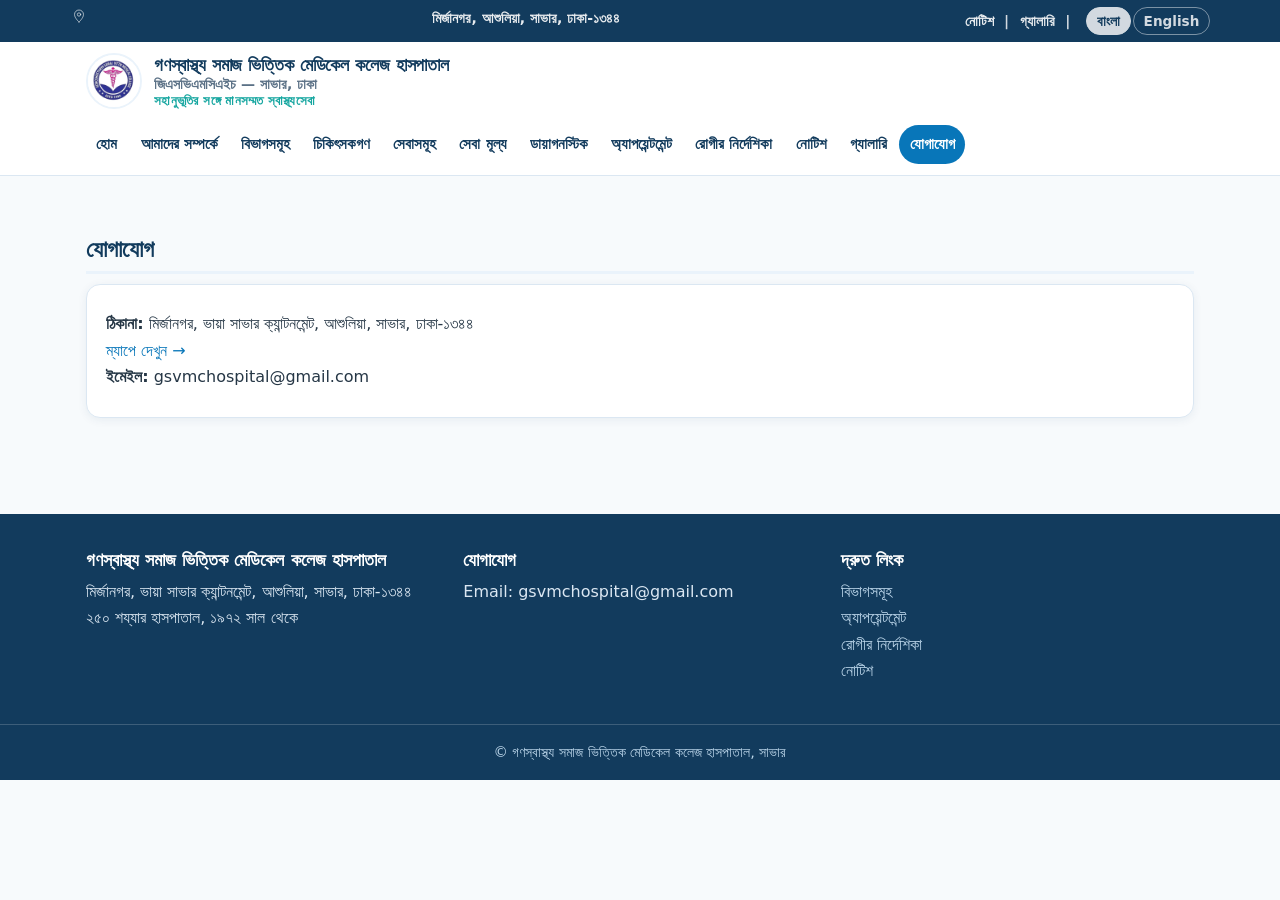
<file: pages/contact.html>
<!doctype html>
<html lang="bn"><head><meta charset="utf-8">
<meta name="viewport" content="width=device-width,initial-scale=1">
<title>Contact Us — Gonoshasthaya Samaj Vittik Medical College Hospital (GSVMCH)</title>
<meta name="description" content="জিএসভিএমসিএইচ যোগাযোগ ও ঠিকানা।">
<meta property="og:title" content="Contact Us — GSVMCH">
<meta property="og:description" content="জিএসভিএমসিএইচ যোগাযোগ ও ঠিকানা।">
<meta property="og:type" content="website">
<link rel="canonical" href="https://gsvmch.pages.dev/">
<link rel="stylesheet" href="../assets/style.css">
<link rel="stylesheet" href="../assets/animate.css">
</head>
<body>
<div class="topbar"><div class="topbar-inner">
<span class="inline-icon"><svg viewBox="0 0 48 48" fill="none" stroke="currentColor" stroke-width="1.8" stroke-linecap="round" stroke-linejoin="round" aria-hidden="true"><path pathLength="100" d="M24 40S12 29.5 12 20a12 12 0 0 1 24 0c0 9.5-12 20-12 20z"/><circle cx="24" cy="20" r="4.5"/></svg></span><span data-i18n="top.addr">মির্জানগর, আশুলিয়া, সাভার, ঢাকা-১৩৪৪</span>
<span class="topbar-right"><a href="../pages/notices.html" data-i18n="top.notice">নোটিশ</a> <span class="topbar-sep">|</span> <a href="../pages/gallery.html" data-i18n="top.gallery">গ্যালারি</a> <span class="topbar-sep">|</span> <span class="lang-toggle"><button type="button" class="lang-btn active" data-lang="bn">বাংলা</button><button type="button" class="lang-btn" data-lang="en">English</button></span></span>
</div></div>
<header class="site"><div class="header-inner">
<a class="brand" href="../index.html"><img src="../assets/logo.jpg" alt="Gonoshasthaya Samaj Vittik Medical College logo"><span class="wordmark"><b data-i18n="brand.name">গণস্বাস্থ্য সমাজ ভিত্তিক মেডিকেল কলেজ হাসপাতাল</b><small data-i18n="brand.sub">জিএসভিএমসিএইচ — সাভার, ঢাকা</small><small class="tagline" data-i18n="brand.tag">সহানুভূতির সঙ্গে মানসম্মত স্বাস্থ্যসেবা</small></span></a>
<button class="nav-toggle" type="button" aria-label="মেনু" aria-expanded="false" aria-controls="mainNav">☰</button><nav class="main" id="mainNav"><a href="../index.html" data-i18n="nav.home">হোম</a><a href="about.html" data-i18n="nav.about">আমাদের সম্পর্কে</a><a href="departments.html" data-i18n="nav.departments">বিভাগসমূহ</a><a href="doctors.html" data-i18n="nav.doctors">চিকিৎসকগণ</a><a href="services.html" data-i18n="nav.services">সেবাসমূহ</a><a href="charges.html" data-i18n="nav.charges">সেবা মূল্য</a><a href="diagnostics.html" data-i18n="nav.diagnostics">ডায়াগনস্টিক</a><a href="appointments.html" data-i18n="nav.appointments">অ্যাপয়েন্টমেন্ট</a><a href="patient-guide.html" data-i18n="nav.guide">রোগীর নির্দেশিকা</a><a href="notices.html" data-i18n="nav.notice">নোটিশ</a><a href="gallery.html" data-i18n="nav.gallery">গ্যালারি</a><a href="contact.html" class="active" data-i18n="nav.contact">যোগাযোগ</a></nav>
</div></header>
<main>

<section><h2 data-i18n="contact.h2page">যোগাযোগ</h2>
<div class="card">
<p><b data-i18n="contact.addr_label">ঠিকানা:</b> মির্জানগর, ভায়া সাভার ক্যান্টনমেন্ট, আশুলিয়া, সাভার, ঢাকা-১৩৪৪<br>
<a href="https://maps.app.goo.gl/K6L8C1ifTMdegaQb9?g_st=ac" target="_blank" rel="noopener" data-i18n="contact.map">ম্যাপে দেখুন →</a><br>
<b data-i18n="contact.email_label">ইমেইল:</b> gsvmchospital@gmail.com</p>
</div></section>

</main>
<footer class="site"><div class="footer-inner">
<div><h3 data-i18n="brand.name">গণস্বাস্থ্য সমাজ ভিত্তিক মেডিকেল কলেজ হাসপাতাল</h3><p data-i18n-html="foot.addr">মির্জানগর, ভায়া সাভার ক্যান্টনমেন্ট, আশুলিয়া, সাভার, ঢাকা-১৩৪৪<br>২৫০ শয্যার হাসপাতাল, ১৯৭২ সাল থেকে</p></div>
<div><h3 data-i18n="foot.contact_h">যোগাযোগ</h3><p>Email: gsvmchospital@gmail.com</p></div>
<div><h3 data-i18n="foot.quick">দ্রুত লিংক</h3><p><a href="../pages/departments.html" data-i18n="nav.departments">বিভাগসমূহ</a><br><a href="../pages/appointments.html" data-i18n="nav.appointments">অ্যাপয়েন্টমেন্ট</a><br><a href="../pages/patient-guide.html" data-i18n="nav.guide">রোগীর নির্দেশিকা</a><br><a href="../pages/notices.html" data-i18n="nav.notice">নোটিশ</a></p></div>
</div><div class="footer-bottom" data-i18n="foot.copy_short">© গণস্বাস্থ্য সমাজ ভিত্তিক মেডিকেল কলেজ হাসপাতাল, সাভার</div></footer>
<script src="../assets/lang.js"></script>
<script src="../assets/animate.js"></script>
</body></html>
</file>
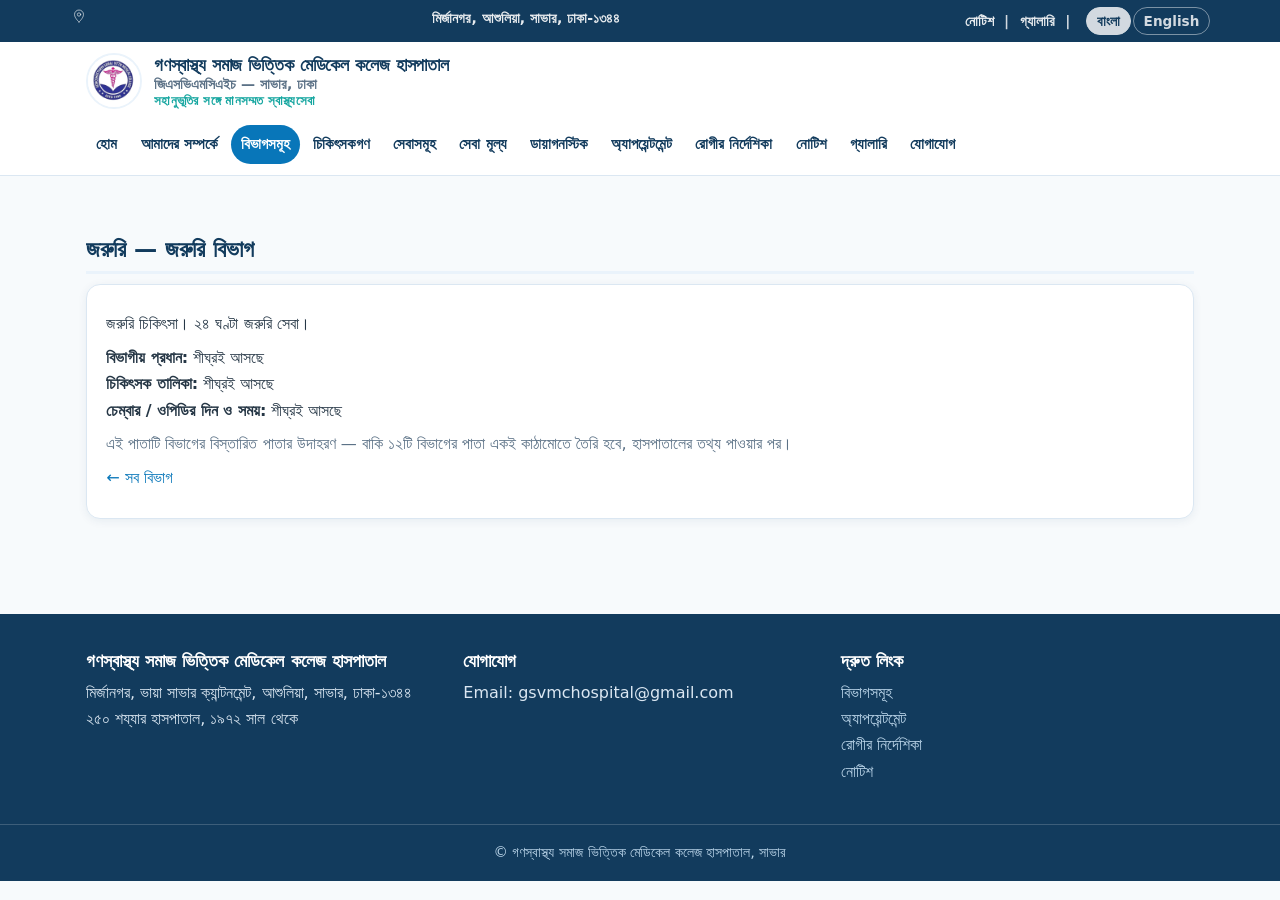
<file: pages/department-emergency.html>
<!doctype html>
<html lang="bn"><head><meta charset="utf-8">
<meta name="viewport" content="width=device-width,initial-scale=1">
<title>Emergency Department — Gonoshasthaya Samaj Vittik Medical College Hospital (GSVMCH)</title>
<meta name="description" content="জিএসভিএমসিএইচ জরুরি বিভাগ।">
<meta property="og:title" content="Emergency Department — GSVMCH">
<meta property="og:description" content="জিএসভিএমসিএইচ জরুরি বিভাগ।">
<meta property="og:type" content="website">
<link rel="canonical" href="https://gsvmch.pages.dev/">
<link rel="stylesheet" href="../assets/style.css">
<link rel="stylesheet" href="../assets/animate.css">
</head>
<body>
<div class="topbar"><div class="topbar-inner">
<span class="inline-icon"><svg viewBox="0 0 48 48" fill="none" stroke="currentColor" stroke-width="1.8" stroke-linecap="round" stroke-linejoin="round" aria-hidden="true"><path pathLength="100" d="M24 40S12 29.5 12 20a12 12 0 0 1 24 0c0 9.5-12 20-12 20z"/><circle cx="24" cy="20" r="4.5"/></svg></span><span data-i18n="top.addr">মির্জানগর, আশুলিয়া, সাভার, ঢাকা-১৩৪৪</span>
<span class="topbar-right"><a href="../pages/notices.html" data-i18n="top.notice">নোটিশ</a> <span class="topbar-sep">|</span> <a href="../pages/gallery.html" data-i18n="top.gallery">গ্যালারি</a> <span class="topbar-sep">|</span> <span class="lang-toggle"><button type="button" class="lang-btn active" data-lang="bn">বাংলা</button><button type="button" class="lang-btn" data-lang="en">English</button></span></span>
</div></div>
<header class="site"><div class="header-inner">
<a class="brand" href="../index.html"><img src="../assets/logo.jpg" alt="Gonoshasthaya Samaj Vittik Medical College logo"><span class="wordmark"><b data-i18n="brand.name">গণস্বাস্থ্য সমাজ ভিত্তিক মেডিকেল কলেজ হাসপাতাল</b><small data-i18n="brand.sub">জিএসভিএমসিএইচ — সাভার, ঢাকা</small><small class="tagline" data-i18n="brand.tag">সহানুভূতির সঙ্গে মানসম্মত স্বাস্থ্যসেবা</small></span></a>
<button class="nav-toggle" type="button" aria-label="মেনু" aria-expanded="false" aria-controls="mainNav">☰</button><nav class="main" id="mainNav"><a href="../index.html" data-i18n="nav.home">হোম</a><a href="about.html" data-i18n="nav.about">আমাদের সম্পর্কে</a><a href="departments.html" class="active" data-i18n="nav.departments">বিভাগসমূহ</a><a href="doctors.html" data-i18n="nav.doctors">চিকিৎসকগণ</a><a href="services.html" data-i18n="nav.services">সেবাসমূহ</a><a href="charges.html" data-i18n="nav.charges">সেবা মূল্য</a><a href="diagnostics.html" data-i18n="nav.diagnostics">ডায়াগনস্টিক</a><a href="appointments.html" data-i18n="nav.appointments">অ্যাপয়েন্টমেন্ট</a><a href="patient-guide.html" data-i18n="nav.guide">রোগীর নির্দেশিকা</a><a href="notices.html" data-i18n="nav.notice">নোটিশ</a><a href="gallery.html" data-i18n="nav.gallery">গ্যালারি</a><a href="contact.html" data-i18n="nav.contact">যোগাযোগ</a></nav>
</div></header>
<main>

<section><h2 data-i18n="deptem.h2">জরুরি — জরুরি বিভাগ</h2>
<div class="card">
<p data-i18n="deptem.p">জরুরি চিকিৎসা। ২৪ ঘণ্টা জরুরি সেবা।</p>
<p><b data-i18n="deptem.head">বিভাগীয় প্রধান:</b> <span data-i18n="deptem.soon">শীঘ্রই আসছে</span><br>
<b data-i18n="deptem.docs">চিকিৎসক তালিকা:</b> <span data-i18n="deptem.soon">শীঘ্রই আসছে</span><br>
<b data-i18n="deptem.chamber">চেম্বার / ওপিডির দিন ও সময়:</b> <span data-i18n="deptem.soon">শীঘ্রই আসছে</span></p>
<p class="muted" data-i18n="deptem.note">এই পাতাটি বিভাগের বিস্তারিত পাতার উদাহরণ — বাকি ১২টি বিভাগের পাতা একই কাঠামোতে তৈরি হবে, হাসপাতালের তথ্য পাওয়ার পর।</p>
<p><a href="departments.html" data-i18n="deptem.back">← সব বিভাগ</a></p>
</div></section>

</main>
<footer class="site"><div class="footer-inner">
<div><h3 data-i18n="brand.name">গণস্বাস্থ্য সমাজ ভিত্তিক মেডিকেল কলেজ হাসপাতাল</h3><p data-i18n-html="foot.addr">মির্জানগর, ভায়া সাভার ক্যান্টনমেন্ট, আশুলিয়া, সাভার, ঢাকা-১৩৪৪<br>২৫০ শয্যার হাসপাতাল, ১৯৭২ সাল থেকে</p></div>
<div><h3 data-i18n="foot.contact_h">যোগাযোগ</h3><p>Email: gsvmchospital@gmail.com</p></div>
<div><h3 data-i18n="foot.quick">দ্রুত লিংক</h3><p><a href="../pages/departments.html" data-i18n="nav.departments">বিভাগসমূহ</a><br><a href="../pages/appointments.html" data-i18n="nav.appointments">অ্যাপয়েন্টমেন্ট</a><br><a href="../pages/patient-guide.html" data-i18n="nav.guide">রোগীর নির্দেশিকা</a><br><a href="../pages/notices.html" data-i18n="nav.notice">নোটিশ</a></p></div>
</div><div class="footer-bottom" data-i18n="foot.copy_short">© গণস্বাস্থ্য সমাজ ভিত্তিক মেডিকেল কলেজ হাসপাতাল, সাভার</div></footer>
<script src="../assets/lang.js"></script>
<script src="../assets/animate.js"></script>
</body></html>
</file>
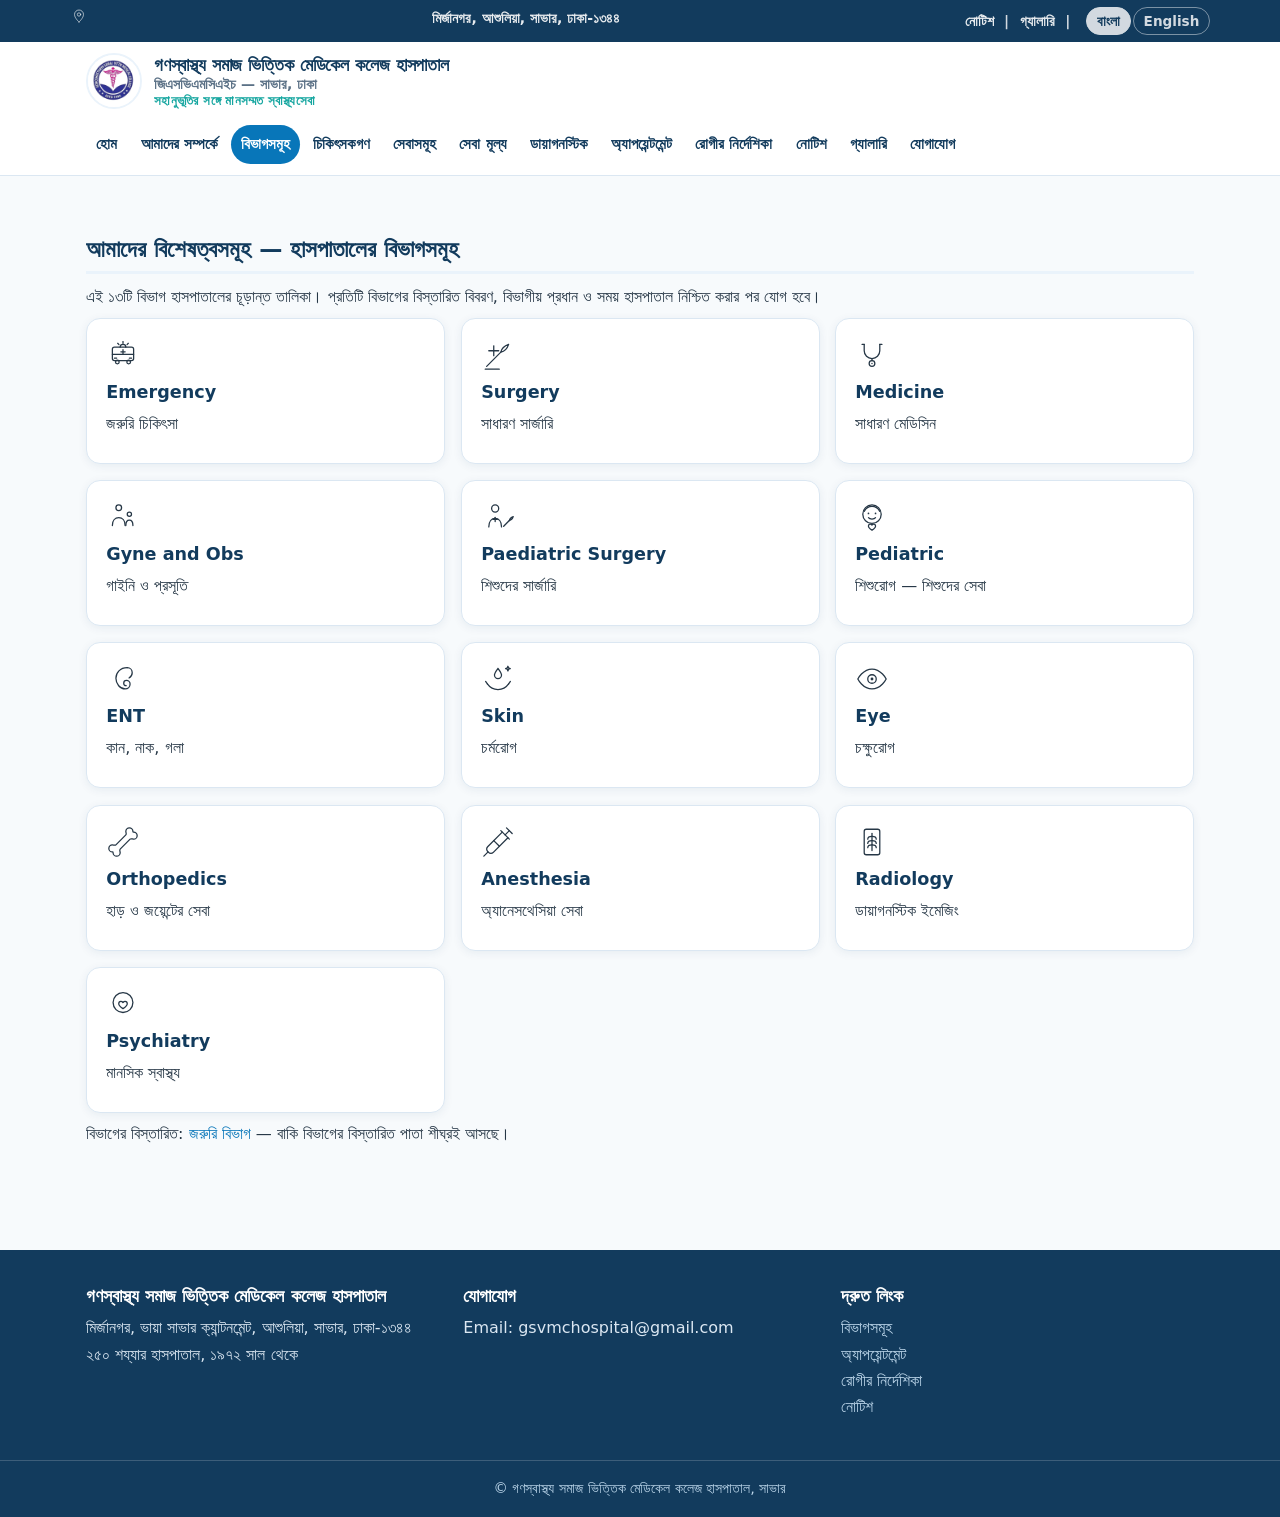
<file: pages/departments.html>
<!doctype html>
<html lang="bn"><head><meta charset="utf-8">
<meta name="viewport" content="width=device-width,initial-scale=1">
<title>Departments — Gonoshasthaya Samaj Vittik Medical College Hospital (GSVMCH)</title>
<meta name="description" content="জিএসভিএমসিএইচ-এর ১৩টি বিভাগ।">
<meta property="og:title" content="Departments — GSVMCH">
<meta property="og:description" content="জিএসভিএমসিএইচ-এর ১৩টি বিভাগ।">
<meta property="og:type" content="website">
<link rel="canonical" href="https://gsvmch.pages.dev/">
<link rel="stylesheet" href="../assets/style.css">
<link rel="stylesheet" href="../assets/animate.css">
</head>
<body>
<div class="topbar"><div class="topbar-inner">
<span class="inline-icon"><svg viewBox="0 0 48 48" fill="none" stroke="currentColor" stroke-width="1.8" stroke-linecap="round" stroke-linejoin="round" aria-hidden="true"><path pathLength="100" d="M24 40S12 29.5 12 20a12 12 0 0 1 24 0c0 9.5-12 20-12 20z"/><circle cx="24" cy="20" r="4.5"/></svg></span><span data-i18n="top.addr">মির্জানগর, আশুলিয়া, সাভার, ঢাকা-১৩৪৪</span>
<span class="topbar-right"><a href="../pages/notices.html" data-i18n="top.notice">নোটিশ</a> <span class="topbar-sep">|</span> <a href="../pages/gallery.html" data-i18n="top.gallery">গ্যালারি</a> <span class="topbar-sep">|</span> <span class="lang-toggle"><button type="button" class="lang-btn active" data-lang="bn">বাংলা</button><button type="button" class="lang-btn" data-lang="en">English</button></span></span>
</div></div>
<header class="site"><div class="header-inner">
<a class="brand" href="../index.html"><img src="../assets/logo.jpg" alt="Gonoshasthaya Samaj Vittik Medical College logo"><span class="wordmark"><b data-i18n="brand.name">গণস্বাস্থ্য সমাজ ভিত্তিক মেডিকেল কলেজ হাসপাতাল</b><small data-i18n="brand.sub">জিএসভিএমসিএইচ — সাভার, ঢাকা</small><small class="tagline" data-i18n="brand.tag">সহানুভূতির সঙ্গে মানসম্মত স্বাস্থ্যসেবা</small></span></a>
<button class="nav-toggle" type="button" aria-label="মেনু" aria-expanded="false" aria-controls="mainNav">☰</button><nav class="main" id="mainNav"><a href="../index.html" data-i18n="nav.home">হোম</a><a href="about.html" data-i18n="nav.about">আমাদের সম্পর্কে</a><a href="departments.html" class="active" data-i18n="nav.departments">বিভাগসমূহ</a><a href="doctors.html" data-i18n="nav.doctors">চিকিৎসকগণ</a><a href="services.html" data-i18n="nav.services">সেবাসমূহ</a><a href="charges.html" data-i18n="nav.charges">সেবা মূল্য</a><a href="diagnostics.html" data-i18n="nav.diagnostics">ডায়াগনস্টিক</a><a href="appointments.html" data-i18n="nav.appointments">অ্যাপয়েন্টমেন্ট</a><a href="patient-guide.html" data-i18n="nav.guide">রোগীর নির্দেশিকা</a><a href="notices.html" data-i18n="nav.notice">নোটিশ</a><a href="gallery.html" data-i18n="nav.gallery">গ্যালারি</a><a href="contact.html" data-i18n="nav.contact">যোগাযোগ</a></nav>
</div></header>
<main>

<section><h2 data-i18n="depts.h2">আমাদের বিশেষত্বসমূহ — হাসপাতালের বিভাগসমূহ</h2>
<p data-i18n="depts.intro">এই ১৩টি বিভাগ হাসপাতালের চূড়ান্ত তালিকা। প্রতিটি বিভাগের বিস্তারিত বিবরণ, বিভাগীয় প্রধান ও সময় হাসপাতাল নিশ্চিত করার পর যোগ হবে।</p>
<div class="grid dept-grid"><a class="card dept-link" href="department-emergency.html"><span class="dept-icon"><svg viewBox="0 0 48 48" fill="none" stroke="currentColor" stroke-width="1.8" stroke-linecap="round" stroke-linejoin="round" aria-hidden="true"><path pathLength="100" d="M20 13a4 4 0 0 1 8 0"/><path pathLength="100" d="M24 5v2.5"/><path pathLength="100" d="M16.5 7.5l1.8 1.8"/><path pathLength="100" d="M31.5 7.5l-1.8 1.8"/><rect x="9" y="13" width="30" height="19" rx="3"/><path pathLength="100" d="M9 23h30"/><path pathLength="100" d="M24 16.5v6"/><path pathLength="100" d="M21 19.5h6"/><circle cx="16" cy="34" r="2.6"/><circle cx="32" cy="34" r="2.6"/><path pathLength="100" d="M12 28.5h3"/><path pathLength="100" d="M33 28.5h3"/></svg></span><h3 data-dept="Emergency">Emergency</h3><p data-i18n="deptd.emergency">জরুরি চিকিৎসা</p></a><div class="card"><span class="dept-icon"><svg viewBox="0 0 48 48" fill="none" stroke="currentColor" stroke-width="1.8" stroke-linecap="round" stroke-linejoin="round" aria-hidden="true"><path pathLength="100" d="M18 11v14"/><path pathLength="100" d="M11 18h14"/><path pathLength="100" d="M8 40L28 20"/><path pathLength="100" d="M28 20c5-1 9-5 11-11-6 2-10 6-11 11z"/><path pathLength="100" d="M6 44h20" stroke-dasharray="3 3"/></svg></span><h3 data-dept="Surgery">Surgery</h3><p data-i18n="deptd.surgery">সাধারণ সার্জারি</p></div><div class="card"><span class="dept-icon"><svg viewBox="0 0 48 48" fill="none" stroke="currentColor" stroke-width="1.8" stroke-linecap="round" stroke-linejoin="round" aria-hidden="true"><path pathLength="100" d="M13 9v9a11 11 0 0 0 22 0V9"/><path pathLength="100" d="M10 9h3"/><path pathLength="100" d="M35 9h3"/><path pathLength="100" d="M24 29v3"/><circle cx="24" cy="36" r="4"/><circle cx="24" cy="36" r="1" fill="currentColor" stroke="none"/></svg></span><h3 data-dept="Medicine">Medicine</h3><p data-i18n="deptd.medicine">সাধারণ মেডিসিন</p></div><div class="card"><span class="dept-icon"><svg viewBox="0 0 48 48" fill="none" stroke="currentColor" stroke-width="1.8" stroke-linecap="round" stroke-linejoin="round" aria-hidden="true"><circle cx="18" cy="11" r="4"/><path pathLength="100" d="M9 36c0-7 4-11 9-11s9 4 9 11"/><circle cx="33" cy="20" r="3"/><path pathLength="100" d="M28 36c0-4.5 2-7.5 5-7.5s5 3 5 7.5"/></svg></span><h3 data-dept="Gyne and Obs">Gyne and Obs</h3><p data-i18n="deptd.gyne">গাইনি ও প্রসূতি</p></div><div class="card"><span class="dept-icon"><svg viewBox="0 0 48 48" fill="none" stroke="currentColor" stroke-width="1.8" stroke-linecap="round" stroke-linejoin="round" aria-hidden="true"><circle cx="20" cy="12" r="5"/><path pathLength="100" d="M11 38c0-8 4-12 9-12s9 4 9 12"/><path pathLength="100" d="M20 24.5v6"/><path pathLength="100" d="M17 27.5h6"/><path pathLength="100" d="M32 37l8-8"/><path pathLength="100" d="M40 29c2.5-.5 4.5-2.5 5.5-5.5-3 1-5 3-5.5 5.5z"/></svg></span><h3 data-dept="Paediatric Surgery">Paediatric Surgery</h3><p data-i18n="deptd.paedsurg">শিশুদের সার্জারি</p></div><div class="card"><span class="dept-icon"><svg viewBox="0 0 48 48" fill="none" stroke="currentColor" stroke-width="1.8" stroke-linecap="round" stroke-linejoin="round" aria-hidden="true"><circle cx="24" cy="20" r="13"/><path pathLength="100" d="M13 16c2.5-4.5 6.5-7 11-7s8.5 2.5 11 7"/><circle cx="19" cy="19" r="1.2" fill="currentColor" stroke="none"/><circle cx="29" cy="19" r="1.2" fill="currentColor" stroke="none"/><path pathLength="100" d="M19 25c2 2.5 8 2.5 10 0"/><path pathLength="100" d="M24 42.5c-2.8-1.9-5-3.4-5-5.6 0-1.6 1.2-2.8 2.7-2.8.9 0 1.8.5 2.3 1.3.5-.8 1.4-1.3 2.3-1.3 1.5 0 2.7 1.2 2.7 2.8 0 2.2-2.2 3.7-5 5.6z"/></svg></span><h3 data-dept="Pediatric">Pediatric</h3><p data-i18n="deptd.pediatric">শিশুরোগ — শিশুদের সেবা</p></div><div class="card"><span class="dept-icon"><svg viewBox="0 0 48 48" fill="none" stroke="currentColor" stroke-width="1.8" stroke-linecap="round" stroke-linejoin="round" aria-hidden="true"><path pathLength="100" d="M30 8C20 8 14 15 14 23c0 8 6 15 13 15 4 0 7-3 7-7 0-3-2.5-5-5-5-2.5 0-4 1.8-4 4 0 2 1.5 3.5 3.5 3.5"/><path pathLength="100" d="M30 8c4 0 7 3 7 7 0 3.5-2 6-4.5 7.5"/></svg></span><h3 data-dept="ENT">ENT</h3><p data-i18n="deptd.ent">কান, নাক, গলা</p></div><div class="card"><span class="dept-icon"><svg viewBox="0 0 48 48" fill="none" stroke="currentColor" stroke-width="1.8" stroke-linecap="round" stroke-linejoin="round" aria-hidden="true"><path pathLength="100" d="M24 9c-3 4-5 6.5-5 9.5a5 5 0 0 0 10 0C29 15.5 27 13 24 9z"/><path pathLength="100" d="M9 31c3.5 5 9 8 15 8s11.5-3 15-8"/><path pathLength="100" d="M9 31l-2.5-3.5"/><path pathLength="100" d="M39 31l2.5-3.5"/><path pathLength="100" d="M38 6l.9 2.4 2.4.9-2.4.9L38 12.6l-.9-2.4-2.4-.9 2.4-.9z"/></svg></span><h3 data-dept="Skin">Skin</h3><p data-i18n="deptd.skin">চর্মরোগ</p></div><div class="card"><span class="dept-icon"><svg viewBox="0 0 48 48" fill="none" stroke="currentColor" stroke-width="1.8" stroke-linecap="round" stroke-linejoin="round" aria-hidden="true"><path pathLength="100" d="M4 24s7-14 20-14 20 14 20 14-7 14-20 14S4 24 4 24z"/><circle cx="24" cy="24" r="6"/><circle cx="24" cy="24" r="2" fill="currentColor" stroke="none"/></svg></span><h3 data-dept="Eye">Eye</h3><p data-i18n="deptd.eye">চক্ষুরোগ</p></div><div class="card"><span class="dept-icon"><svg viewBox="0 0 48 48" fill="none" stroke="currentColor" stroke-width="1.8" stroke-linecap="round" stroke-linejoin="round" aria-hidden="true"><path pathLength="100" d="M34 20c1.4-1.4 3.38 0 5 0a5 5 0 1 0 0-10 1 1 0 0 1-1-1 5 5 0 1 0-10 0c0 1.62 1.4 3.6 0 5l-14 14c-1.4 1.4-3.38 0-5 0a5 5 0 0 0 0 10c.56 0 1 .44 1 1a5 5 0 1 0 10 0c0-1.62-1.4-3.6 0-5z"/></svg></span><h3 data-dept="Orthopedics">Orthopedics</h3><p data-i18n="deptd.ortho">হাড় ও জয়েন্টের সেবা</p></div><div class="card"><span class="dept-icon"><svg viewBox="0 0 48 48" fill="none" stroke="currentColor" stroke-width="1.8" stroke-linecap="round" stroke-linejoin="round" aria-hidden="true"><path pathLength="100" d="M36 4l8 8"/><path pathLength="100" d="M34 14l6-6"/><path pathLength="100" d="M38 18L17.4 38.6a4.8 4.8 0 0 1-6.8 0l-1.2-1.2a4.8 4.8 0 0 1 0-6.8L30 10"/><path pathLength="100" d="M18 22l8 8"/><path pathLength="100" d="M10 38l-6 6"/><path pathLength="100" d="M28 8l12 12"/></svg></span><h3 data-dept="Anesthesia">Anesthesia</h3><p data-i18n="deptd.anesth">অ্যানেসথেসিয়া সেবা</p></div><div class="card"><span class="dept-icon"><svg viewBox="0 0 48 48" fill="none" stroke="currentColor" stroke-width="1.8" stroke-linecap="round" stroke-linejoin="round" aria-hidden="true"><rect x="13" y="6" width="22" height="36" rx="3"/><path pathLength="100" d="M24 12v24"/><path pathLength="100" d="M24 16c-4 0-6 2-6 4"/><path pathLength="100" d="M24 16c4 0 6 2 6 4"/><path pathLength="100" d="M24 22c-4 0-6 2-6 4"/><path pathLength="100" d="M24 22c4 0 6 2 6 4"/><path pathLength="100" d="M24 28c-4 0-6 2-6 4"/><path pathLength="100" d="M24 28c4 0 6 2 6 4"/></svg></span><h3 data-dept="Radiology">Radiology</h3><p data-i18n="deptd.radio">ডায়াগনস্টিক ইমেজিং</p></div><div class="card"><span class="dept-icon"><svg viewBox="0 0 48 48" fill="none" stroke="currentColor" stroke-width="1.8" stroke-linecap="round" stroke-linejoin="round" aria-hidden="true"><circle cx="24" cy="22" r="14"/><path pathLength="100" d="M24 30.5c-3.5-2.4-6-4.4-6-7 0-1.8 1.4-3.2 3-3.2 1.2 0 2.3.7 3 1.7.7-1 1.8-1.7 3-1.7 1.6 0 3 1.4 3 3.2 0 2.6-2.5 4.6-6 7z"/></svg></span><h3 data-dept="Psychiatry">Psychiatry</h3><p data-i18n="deptd.psych">মানসিক স্বাস্থ্য</p></div></div>
<p data-i18n-html="depts.foot">বিভাগের বিস্তারিত: <a href="department-emergency.html">জরুরি বিভাগ</a> — বাকি বিভাগের বিস্তারিত পাতা শীঘ্রই আসছে।</p>
</section>

</main>
<footer class="site"><div class="footer-inner">
<div><h3 data-i18n="brand.name">গণস্বাস্থ্য সমাজ ভিত্তিক মেডিকেল কলেজ হাসপাতাল</h3><p data-i18n-html="foot.addr">মির্জানগর, ভায়া সাভার ক্যান্টনমেন্ট, আশুলিয়া, সাভার, ঢাকা-১৩৪৪<br>২৫০ শয্যার হাসপাতাল, ১৯৭২ সাল থেকে</p></div>
<div><h3 data-i18n="foot.contact_h">যোগাযোগ</h3><p>Email: gsvmchospital@gmail.com</p></div>
<div><h3 data-i18n="foot.quick">দ্রুত লিংক</h3><p><a href="../pages/departments.html" data-i18n="nav.departments">বিভাগসমূহ</a><br><a href="../pages/appointments.html" data-i18n="nav.appointments">অ্যাপয়েন্টমেন্ট</a><br><a href="../pages/patient-guide.html" data-i18n="nav.guide">রোগীর নির্দেশিকা</a><br><a href="../pages/notices.html" data-i18n="nav.notice">নোটিশ</a></p></div>
</div><div class="footer-bottom" data-i18n="foot.copy_short">© গণস্বাস্থ্য সমাজ ভিত্তিক মেডিকেল কলেজ হাসপাতাল, সাভার</div></footer>
<script src="../assets/lang.js"></script>
<script src="../assets/animate.js"></script>
</body></html>
</file>
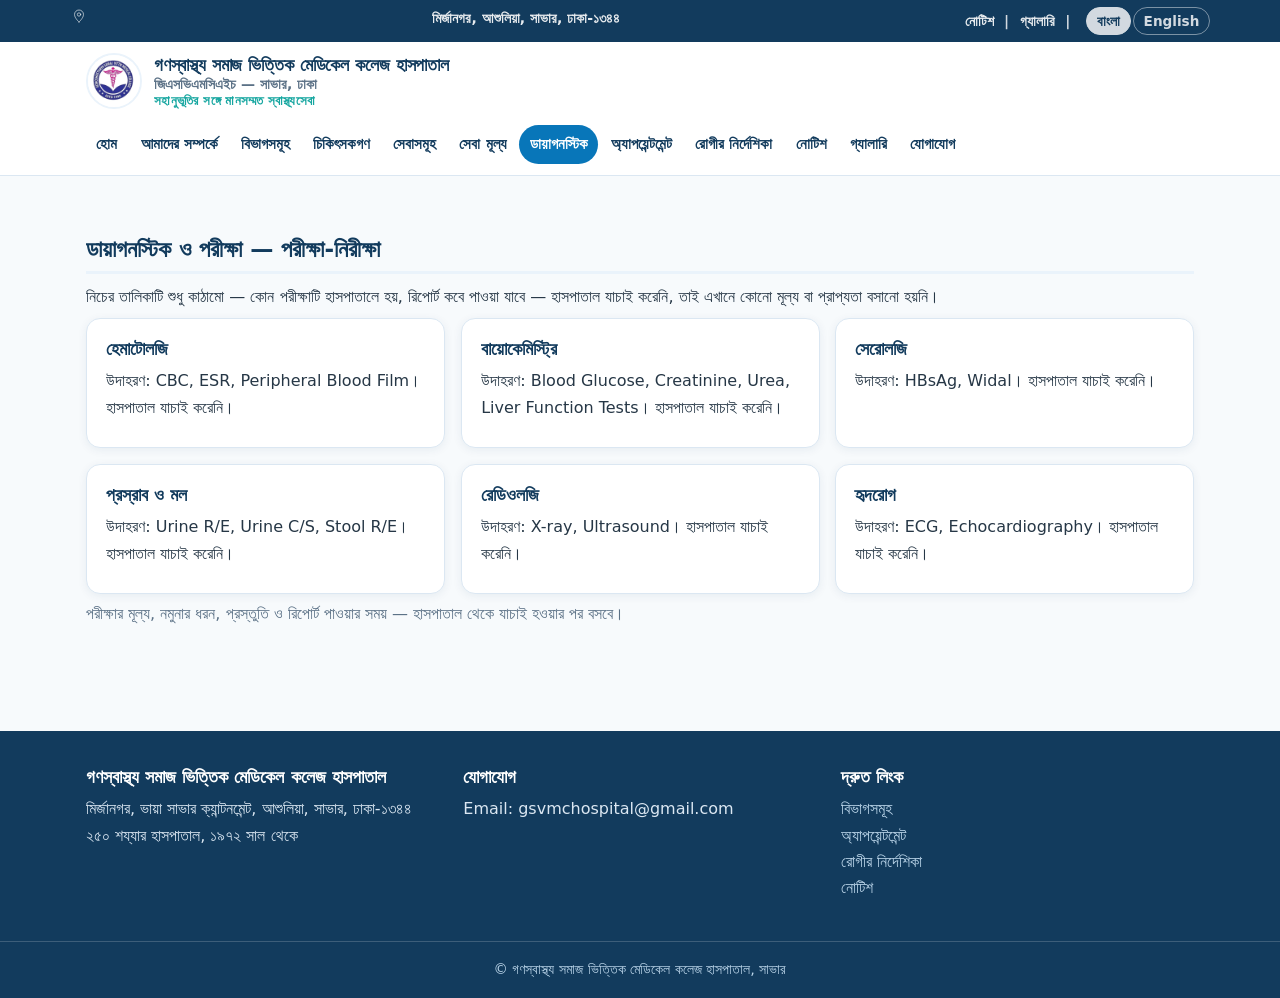
<file: pages/diagnostics.html>
<!doctype html>
<html lang="bn"><head><meta charset="utf-8">
<meta name="viewport" content="width=device-width,initial-scale=1">
<title>Diagnostics & Tests — Gonoshasthaya Samaj Vittik Medical College Hospital (GSVMCH)</title>
<meta name="description" content="জিএসভিএমসিএইচ ডায়াগনস্টিক ও ল্যাবরেটরি পরীক্ষা।">
<meta property="og:title" content="Diagnostics & Tests — GSVMCH">
<meta property="og:description" content="জিএসভিএমসিএইচ ডায়াগনস্টিক ও ল্যাবরেটরি পরীক্ষা।">
<meta property="og:type" content="website">
<link rel="canonical" href="https://gsvmch.pages.dev/">
<link rel="stylesheet" href="../assets/style.css">
<link rel="stylesheet" href="../assets/animate.css">
</head>
<body>
<div class="topbar"><div class="topbar-inner">
<span class="inline-icon"><svg viewBox="0 0 48 48" fill="none" stroke="currentColor" stroke-width="1.8" stroke-linecap="round" stroke-linejoin="round" aria-hidden="true"><path pathLength="100" d="M24 40S12 29.5 12 20a12 12 0 0 1 24 0c0 9.5-12 20-12 20z"/><circle cx="24" cy="20" r="4.5"/></svg></span><span data-i18n="top.addr">মির্জানগর, আশুলিয়া, সাভার, ঢাকা-১৩৪৪</span>
<span class="topbar-right"><a href="../pages/notices.html" data-i18n="top.notice">নোটিশ</a> <span class="topbar-sep">|</span> <a href="../pages/gallery.html" data-i18n="top.gallery">গ্যালারি</a> <span class="topbar-sep">|</span> <span class="lang-toggle"><button type="button" class="lang-btn active" data-lang="bn">বাংলা</button><button type="button" class="lang-btn" data-lang="en">English</button></span></span>
</div></div>
<header class="site"><div class="header-inner">
<a class="brand" href="../index.html"><img src="../assets/logo.jpg" alt="Gonoshasthaya Samaj Vittik Medical College logo"><span class="wordmark"><b data-i18n="brand.name">গণস্বাস্থ্য সমাজ ভিত্তিক মেডিকেল কলেজ হাসপাতাল</b><small data-i18n="brand.sub">জিএসভিএমসিএইচ — সাভার, ঢাকা</small><small class="tagline" data-i18n="brand.tag">সহানুভূতির সঙ্গে মানসম্মত স্বাস্থ্যসেবা</small></span></a>
<button class="nav-toggle" type="button" aria-label="মেনু" aria-expanded="false" aria-controls="mainNav">☰</button><nav class="main" id="mainNav"><a href="../index.html" data-i18n="nav.home">হোম</a><a href="about.html" data-i18n="nav.about">আমাদের সম্পর্কে</a><a href="departments.html" data-i18n="nav.departments">বিভাগসমূহ</a><a href="doctors.html" data-i18n="nav.doctors">চিকিৎসকগণ</a><a href="services.html" data-i18n="nav.services">সেবাসমূহ</a><a href="charges.html" data-i18n="nav.charges">সেবা মূল্য</a><a href="diagnostics.html" class="active" data-i18n="nav.diagnostics">ডায়াগনস্টিক</a><a href="appointments.html" data-i18n="nav.appointments">অ্যাপয়েন্টমেন্ট</a><a href="patient-guide.html" data-i18n="nav.guide">রোগীর নির্দেশিকা</a><a href="notices.html" data-i18n="nav.notice">নোটিশ</a><a href="gallery.html" data-i18n="nav.gallery">গ্যালারি</a><a href="contact.html" data-i18n="nav.contact">যোগাযোগ</a></nav>
</div></header>
<main>

<section><h2 data-i18n="diag.h2page">ডায়াগনস্টিক ও পরীক্ষা — পরীক্ষা-নিরীক্ষা</h2>
<p data-i18n="diag.intro">নিচের তালিকাটি শুধু কাঠামো — কোন পরীক্ষাটি হাসপাতালে হয়, রিপোর্ট কবে পাওয়া যাবে — হাসপাতাল যাচাই করেনি, তাই এখানে কোনো মূল্য বা প্রাপ্যতা বসানো হয়নি।</p>
<div class="grid"><div class="card"><h3 data-i18n="diag.haem">হেমাটোলজি</h3><p data-i18n="diag.haem_p">উদাহরণ: CBC, ESR, Peripheral Blood Film। হাসপাতাল যাচাই করেনি।</p></div><div class="card"><h3 data-i18n="diag.biochem">বায়োকেমিস্ট্রি</h3><p data-i18n="diag.biochem_p">উদাহরণ: Blood Glucose, Creatinine, Urea, Liver Function Tests। হাসপাতাল যাচাই করেনি।</p></div><div class="card"><h3 data-i18n="diag.sero">সেরোলজি</h3><p data-i18n="diag.sero_p">উদাহরণ: HBsAg, Widal। হাসপাতাল যাচাই করেনি।</p></div><div class="card"><h3 data-i18n="diag.urine">প্রস্রাব ও মল</h3><p data-i18n="diag.urine_p">উদাহরণ: Urine R/E, Urine C/S, Stool R/E। হাসপাতাল যাচাই করেনি।</p></div><div class="card"><h3 data-i18n="diag.radio">রেডিওলজি</h3><p data-i18n="diag.radio_p">উদাহরণ: X-ray, Ultrasound। হাসপাতাল যাচাই করেনি।</p></div><div class="card"><h3 data-i18n="diag.cardiac">হৃদরোগ</h3><p data-i18n="diag.cardiac_p">উদাহরণ: ECG, Echocardiography। হাসপাতাল যাচাই করেনি।</p></div></div>
<p class="muted" data-i18n="diag.foot">পরীক্ষার মূল্য, নমুনার ধরন, প্রস্তুতি ও রিপোর্ট পাওয়ার সময় — হাসপাতাল থেকে যাচাই হওয়ার পর বসবে।</p>
</section>

</main>
<footer class="site"><div class="footer-inner">
<div><h3 data-i18n="brand.name">গণস্বাস্থ্য সমাজ ভিত্তিক মেডিকেল কলেজ হাসপাতাল</h3><p data-i18n-html="foot.addr">মির্জানগর, ভায়া সাভার ক্যান্টনমেন্ট, আশুলিয়া, সাভার, ঢাকা-১৩৪৪<br>২৫০ শয্যার হাসপাতাল, ১৯৭২ সাল থেকে</p></div>
<div><h3 data-i18n="foot.contact_h">যোগাযোগ</h3><p>Email: gsvmchospital@gmail.com</p></div>
<div><h3 data-i18n="foot.quick">দ্রুত লিংক</h3><p><a href="../pages/departments.html" data-i18n="nav.departments">বিভাগসমূহ</a><br><a href="../pages/appointments.html" data-i18n="nav.appointments">অ্যাপয়েন্টমেন্ট</a><br><a href="../pages/patient-guide.html" data-i18n="nav.guide">রোগীর নির্দেশিকা</a><br><a href="../pages/notices.html" data-i18n="nav.notice">নোটিশ</a></p></div>
</div><div class="footer-bottom" data-i18n="foot.copy_short">© গণস্বাস্থ্য সমাজ ভিত্তিক মেডিকেল কলেজ হাসপাতাল, সাভার</div></footer>
<script src="../assets/lang.js"></script>
<script src="../assets/animate.js"></script>
</body></html>
</file>
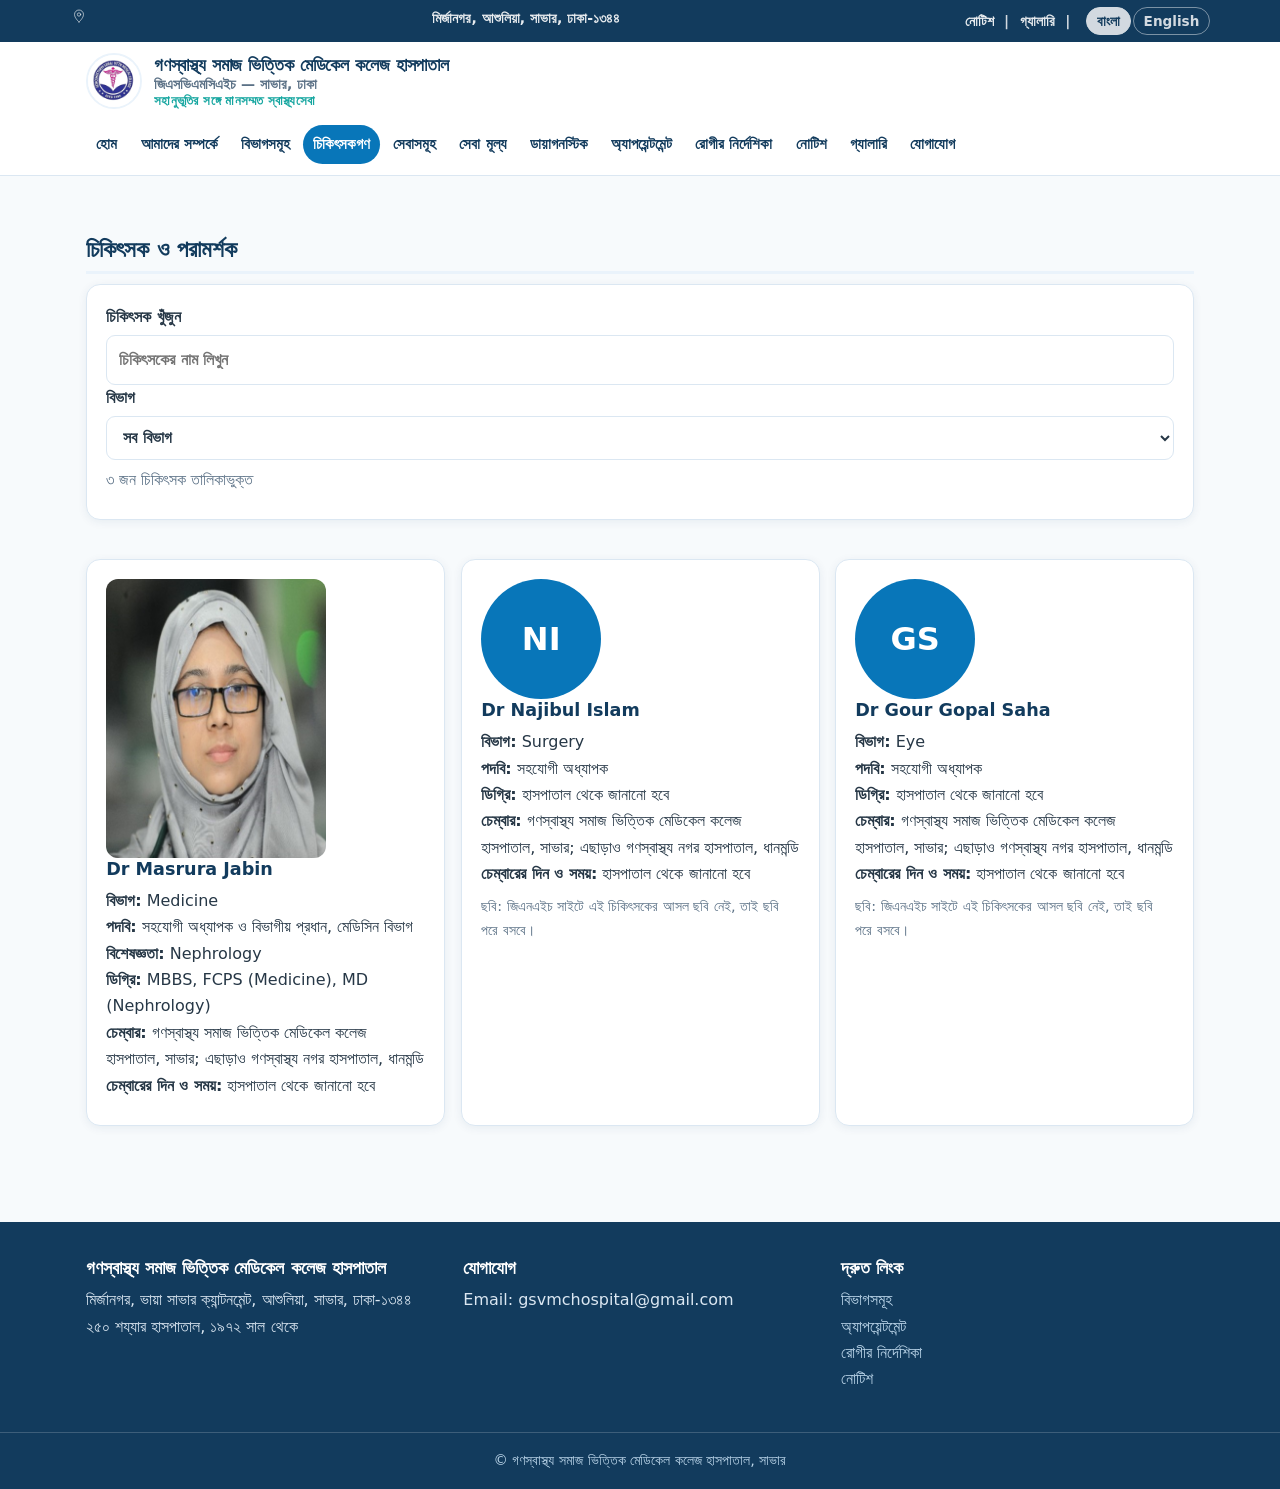
<file: pages/doctors.html>
<!doctype html>
<html lang="bn"><head><meta charset="utf-8">
<meta name="viewport" content="width=device-width,initial-scale=1">
<title>Doctors & Consultants — Gonoshasthaya Samaj Vittik Medical College Hospital (GSVMCH)</title>
<meta name="description" content="জিএসভিএমসিএইচ চিকিৎসক তালিকা।">
<meta property="og:title" content="Doctors & Consultants — GSVMCH">
<meta property="og:description" content="জিএসভিএমসিএইচ চিকিৎসক তালিকা।">
<meta property="og:type" content="website">
<link rel="canonical" href="https://gsvmch.pages.dev/">
<link rel="stylesheet" href="../assets/style.css">
<link rel="stylesheet" href="../assets/animate.css">
</head>
<body>
<div class="topbar"><div class="topbar-inner">
<span class="inline-icon"><svg viewBox="0 0 48 48" fill="none" stroke="currentColor" stroke-width="1.8" stroke-linecap="round" stroke-linejoin="round" aria-hidden="true"><path pathLength="100" d="M24 40S12 29.5 12 20a12 12 0 0 1 24 0c0 9.5-12 20-12 20z"/><circle cx="24" cy="20" r="4.5"/></svg></span><span data-i18n="top.addr">মির্জানগর, আশুলিয়া, সাভার, ঢাকা-১৩৪৪</span>
<span class="topbar-right"><a href="../pages/notices.html" data-i18n="top.notice">নোটিশ</a> <span class="topbar-sep">|</span> <a href="../pages/gallery.html" data-i18n="top.gallery">গ্যালারি</a> <span class="topbar-sep">|</span> <span class="lang-toggle"><button type="button" class="lang-btn active" data-lang="bn">বাংলা</button><button type="button" class="lang-btn" data-lang="en">English</button></span></span>
</div></div>
<header class="site"><div class="header-inner">
<a class="brand" href="../index.html"><img src="../assets/logo.jpg" alt="Gonoshasthaya Samaj Vittik Medical College logo"><span class="wordmark"><b data-i18n="brand.name">গণস্বাস্থ্য সমাজ ভিত্তিক মেডিকেল কলেজ হাসপাতাল</b><small data-i18n="brand.sub">জিএসভিএমসিএইচ — সাভার, ঢাকা</small><small class="tagline" data-i18n="brand.tag">সহানুভূতির সঙ্গে মানসম্মত স্বাস্থ্যসেবা</small></span></a>
<button class="nav-toggle" type="button" aria-label="মেনু" aria-expanded="false" aria-controls="mainNav">☰</button><nav class="main" id="mainNav"><a href="../index.html" data-i18n="nav.home">হোম</a><a href="about.html" data-i18n="nav.about">আমাদের সম্পর্কে</a><a href="departments.html" data-i18n="nav.departments">বিভাগসমূহ</a><a href="doctors.html" class="active" data-i18n="nav.doctors">চিকিৎসকগণ</a><a href="services.html" data-i18n="nav.services">সেবাসমূহ</a><a href="charges.html" data-i18n="nav.charges">সেবা মূল্য</a><a href="diagnostics.html" data-i18n="nav.diagnostics">ডায়াগনস্টিক</a><a href="appointments.html" data-i18n="nav.appointments">অ্যাপয়েন্টমেন্ট</a><a href="patient-guide.html" data-i18n="nav.guide">রোগীর নির্দেশিকা</a><a href="notices.html" data-i18n="nav.notice">নোটিশ</a><a href="gallery.html" data-i18n="nav.gallery">গ্যালারি</a><a href="contact.html" data-i18n="nav.contact">যোগাযোগ</a></nav>
</div></header>
<main>

<section><h2 data-i18n="doctors.h2page">চিকিৎসক ও পরামর্শক</h2>
<div class="card">
<label><span data-i18n="doctors.search_label">চিকিৎসক খুঁজুন</span><input id="docSearch" type="search" data-i18n-ph="doctors.search_ph" placeholder="চিকিৎসকের নাম লিখুন"></label>
<label><span data-i18n="doctors.dept_label">বিভাগ</span><select id="docDept"><option value="all" data-i18n="doctors.all_depts">সব বিভাগ</option><option value="Emergency" data-dept="Emergency">Emergency</option><option value="Surgery" data-dept="Surgery">Surgery</option><option value="Medicine" data-dept="Medicine">Medicine</option><option value="Gyne and Obs" data-dept="Gyne and Obs">Gyne and Obs</option><option value="Paediatric Surgery" data-dept="Paediatric Surgery">Paediatric Surgery</option><option value="Pediatric" data-dept="Pediatric">Pediatric</option><option value="ENT" data-dept="ENT">ENT</option><option value="Skin" data-dept="Skin">Skin</option><option value="Eye" data-dept="Eye">Eye</option><option value="Orthopedics" data-dept="Orthopedics">Orthopedics</option><option value="Anesthesia" data-dept="Anesthesia">Anesthesia</option><option value="Radiology" data-dept="Radiology">Radiology</option><option value="Psychiatry" data-dept="Psychiatry">Psychiatry</option></select></label>
<p id="docCount" class="muted"></p>
</div></section>
<section><div class="grid" id="docGrid">
<article class="card doctor" data-name="masrura jabin" data-dept="Medicine"><img src="../assets/doctors/masrura-jabin.jpg" alt="Dr Masrura Jabin" style="width:100%;max-width:220px;border-radius:12px"><h3>Dr Masrura Jabin</h3><p><b data-i18n="doc.dept">বিভাগ:</b> <span data-dept="Medicine">Medicine</span><br><b data-i18n="doc.designation">পদবি:</b> <span data-i18n="doc.masrura_desig">সহযোগী অধ্যাপক ও বিভাগীয় প্রধান, মেডিসিন বিভাগ</span><br><b data-i18n="doc.spec">বিশেষজ্ঞতা:</b> <span data-dept="Nephrology">Nephrology</span><br><b data-i18n="doc.degree">ডিগ্রি:</b> MBBS, FCPS (Medicine), MD (Nephrology)<br><b data-i18n="doc.chamber">চেম্বার:</b> <span data-i18n-html="doc.chamber_text">গণস্বাস্থ্য সমাজ ভিত্তিক মেডিকেল কলেজ হাসপাতাল, সাভার; এছাড়াও গণস্বাস্থ্য নগর হাসপাতাল, ধানমন্ডি</span><br><b data-i18n="doc.chamber_time">চেম্বারের দিন ও সময়:</b> <span data-i18n="doc.tba">হাসপাতাল থেকে জানানো হবে</span></p></article>
<article class="card doctor" data-name="najibul islam" data-dept="Surgery"><div class="avatar" style="width:120px;height:120px;border-radius:50%;background:#0876b9;color:#fff;display:grid;place-items:center;font-size:2rem;font-weight:800">NI</div><h3>Dr Najibul Islam</h3><p><b data-i18n="doc.dept">বিভাগ:</b> <span data-dept="Surgery">Surgery</span><br><b data-i18n="doc.designation">পদবি:</b> <span data-i18n="doc.assoc_prof">সহযোগী অধ্যাপক</span><br><b data-i18n="doc.degree">ডিগ্রি:</b> <span data-i18n="doc.tba">হাসপাতাল থেকে জানানো হবে</span><br><b data-i18n="doc.chamber">চেম্বার:</b> <span data-i18n-html="doc.chamber_text">গণস্বাস্থ্য সমাজ ভিত্তিক মেডিকেল কলেজ হাসপাতাল, সাভার; এছাড়াও গণস্বাস্থ্য নগর হাসপাতাল, ধানমন্ডি</span><br><b data-i18n="doc.chamber_time">চেম্বারের দিন ও সময়:</b> <span data-i18n="doc.tba">হাসপাতাল থেকে জানানো হবে</span></p><p class="muted small" data-i18n="doc.photo_note">ছবি: জিএনএইচ সাইটে এই চিকিৎসকের আসল ছবি নেই, তাই ছবি পরে বসবে।</p></article>
<article class="card doctor" data-name="gour gopal saha" data-dept="Eye"><div class="avatar" style="width:120px;height:120px;border-radius:50%;background:#0876b9;color:#fff;display:grid;place-items:center;font-size:2rem;font-weight:800">GS</div><h3>Dr Gour Gopal Saha</h3><p><b data-i18n="doc.dept">বিভাগ:</b> <span data-dept="Eye">Eye</span><br><b data-i18n="doc.designation">পদবি:</b> <span data-i18n="doc.assoc_prof">সহযোগী অধ্যাপক</span><br><b data-i18n="doc.degree">ডিগ্রি:</b> <span data-i18n="doc.tba">হাসপাতাল থেকে জানানো হবে</span><br><b data-i18n="doc.chamber">চেম্বার:</b> <span data-i18n-html="doc.chamber_text">গণস্বাস্থ্য সমাজ ভিত্তিক মেডিকেল কলেজ হাসপাতাল, সাভার; এছাড়াও গণস্বাস্থ্য নগর হাসপাতাল, ধানমন্ডি</span><br><b data-i18n="doc.chamber_time">চেম্বারের দিন ও সময়:</b> <span data-i18n="doc.tba">হাসপাতাল থেকে জানানো হবে</span></p><p class="muted small" data-i18n="doc.photo_note">ছবি: জিএনএইচ সাইটে এই চিকিৎসকের আসল ছবি নেই, তাই ছবি পরে বসবে।</p></article>
</div><div class="empty" id="docEmpty" style="display:none"><p><b data-i18n="doctors.empty">খুঁজে পাওয়া যায়নি।</b></p></div></section>

<script>
function filterDoctors(){
  var q = document.getElementById('docSearch').value.toLowerCase();
  var d = document.getElementById('docDept').value;
  var cards = document.querySelectorAll('.doctor');
  var n = 0;
  cards.forEach(function(c){
    var ok = (d==='all' || c.dataset.dept===d) && c.dataset.name.indexOf(q) !== -1;
    c.style.display = ok ? '' : 'none';
    if(ok) n++;
  });
  var countEl = document.getElementById('docCount');
  countEl.textContent = (window.GSVMCH_I18N ? window.GSVMCH_I18N.countText(n) : n + ' জন চিকিৎসক তালিকাভুক্ত');
  document.getElementById('docEmpty').style.display = n===0 ? 'block' : 'none';
}
document.getElementById('docSearch').addEventListener('input', filterDoctors);
document.getElementById('docDept').addEventListener('change', filterDoctors);
document.addEventListener('gsvmch-lang', filterDoctors);
filterDoctors();
</script>


</main>
<footer class="site"><div class="footer-inner">
<div><h3 data-i18n="brand.name">গণস্বাস্থ্য সমাজ ভিত্তিক মেডিকেল কলেজ হাসপাতাল</h3><p data-i18n-html="foot.addr">মির্জানগর, ভায়া সাভার ক্যান্টনমেন্ট, আশুলিয়া, সাভার, ঢাকা-১৩৪৪<br>২৫০ শয্যার হাসপাতাল, ১৯৭২ সাল থেকে</p></div>
<div><h3 data-i18n="foot.contact_h">যোগাযোগ</h3><p>Email: gsvmchospital@gmail.com</p></div>
<div><h3 data-i18n="foot.quick">দ্রুত লিংক</h3><p><a href="../pages/departments.html" data-i18n="nav.departments">বিভাগসমূহ</a><br><a href="../pages/appointments.html" data-i18n="nav.appointments">অ্যাপয়েন্টমেন্ট</a><br><a href="../pages/patient-guide.html" data-i18n="nav.guide">রোগীর নির্দেশিকা</a><br><a href="../pages/notices.html" data-i18n="nav.notice">নোটিশ</a></p></div>
</div><div class="footer-bottom" data-i18n="foot.copy_short">© গণস্বাস্থ্য সমাজ ভিত্তিক মেডিকেল কলেজ হাসপাতাল, সাভার</div></footer>
<script src="../assets/lang.js"></script>
<script src="../assets/animate.js"></script>
</body></html>
</file>
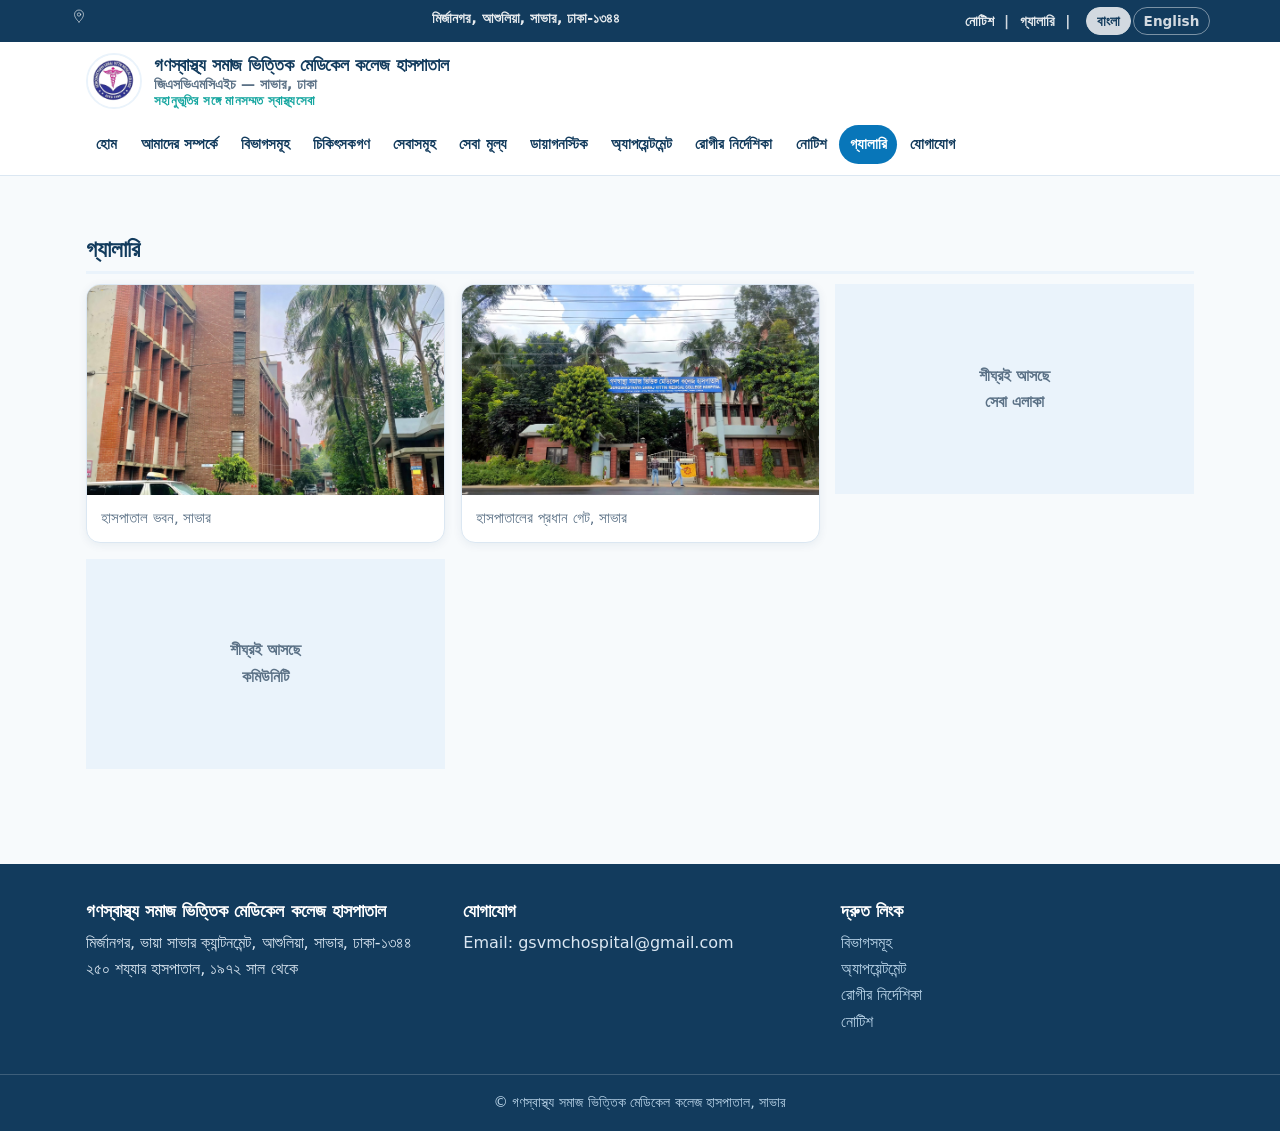
<file: pages/gallery.html>
<!doctype html>
<html lang="bn"><head><meta charset="utf-8">
<meta name="viewport" content="width=device-width,initial-scale=1">
<title>Gallery — Gonoshasthaya Samaj Vittik Medical College Hospital (GSVMCH)</title>
<meta name="description" content="জিএসভিএমসিএইচ গ্যালারি।">
<meta property="og:title" content="Gallery — GSVMCH">
<meta property="og:description" content="জিএসভিএমসিএইচ গ্যালারি।">
<meta property="og:type" content="website">
<link rel="canonical" href="https://gsvmch.pages.dev/">
<link rel="stylesheet" href="../assets/style.css">
<link rel="stylesheet" href="../assets/animate.css">
</head>
<body>
<div class="topbar"><div class="topbar-inner">
<span class="inline-icon"><svg viewBox="0 0 48 48" fill="none" stroke="currentColor" stroke-width="1.8" stroke-linecap="round" stroke-linejoin="round" aria-hidden="true"><path pathLength="100" d="M24 40S12 29.5 12 20a12 12 0 0 1 24 0c0 9.5-12 20-12 20z"/><circle cx="24" cy="20" r="4.5"/></svg></span><span data-i18n="top.addr">মির্জানগর, আশুলিয়া, সাভার, ঢাকা-১৩৪৪</span>
<span class="topbar-right"><a href="../pages/notices.html" data-i18n="top.notice">নোটিশ</a> <span class="topbar-sep">|</span> <a href="../pages/gallery.html" data-i18n="top.gallery">গ্যালারি</a> <span class="topbar-sep">|</span> <span class="lang-toggle"><button type="button" class="lang-btn active" data-lang="bn">বাংলা</button><button type="button" class="lang-btn" data-lang="en">English</button></span></span>
</div></div>
<header class="site"><div class="header-inner">
<a class="brand" href="../index.html"><img src="../assets/logo.jpg" alt="Gonoshasthaya Samaj Vittik Medical College logo"><span class="wordmark"><b data-i18n="brand.name">গণস্বাস্থ্য সমাজ ভিত্তিক মেডিকেল কলেজ হাসপাতাল</b><small data-i18n="brand.sub">জিএসভিএমসিএইচ — সাভার, ঢাকা</small><small class="tagline" data-i18n="brand.tag">সহানুভূতির সঙ্গে মানসম্মত স্বাস্থ্যসেবা</small></span></a>
<button class="nav-toggle" type="button" aria-label="মেনু" aria-expanded="false" aria-controls="mainNav">☰</button><nav class="main" id="mainNav"><a href="../index.html" data-i18n="nav.home">হোম</a><a href="about.html" data-i18n="nav.about">আমাদের সম্পর্কে</a><a href="departments.html" data-i18n="nav.departments">বিভাগসমূহ</a><a href="doctors.html" data-i18n="nav.doctors">চিকিৎসকগণ</a><a href="services.html" data-i18n="nav.services">সেবাসমূহ</a><a href="charges.html" data-i18n="nav.charges">সেবা মূল্য</a><a href="diagnostics.html" data-i18n="nav.diagnostics">ডায়াগনস্টিক</a><a href="appointments.html" data-i18n="nav.appointments">অ্যাপয়েন্টমেন্ট</a><a href="patient-guide.html" data-i18n="nav.guide">রোগীর নির্দেশিকা</a><a href="notices.html" data-i18n="nav.notice">নোটিশ</a><a href="gallery.html" class="active" data-i18n="nav.gallery">গ্যালারি</a><a href="contact.html" data-i18n="nav.contact">যোগাযোগ</a></nav>
</div></header>
<main>

<section><h2 data-i18n="gallery.h2">গ্যালারি</h2>
<div class="gallery">
<figure><img src="../assets/hero.jpg" alt="গণস্বাস্থ্য সমাজ ভিত্তিক মেডিকেল কলেজ হাসপাতাল ভবন, সাভার"><figcaption data-i18n="gallery.cap">হাসপাতাল ভবন, সাভার</figcaption></figure>
<figure><img src="../assets/gate.jpg" alt="গণস্বাস্থ্য সমাজ ভিত্তিক মেডিকেল কলেজ হাসপাতালের প্রধান গেট, সাভার"><figcaption data-i18n="gallery.gate_cap">হাসপাতালের প্রধান গেট, সাভার</figcaption></figure>
<div class="tile-ph" data-i18n-html="gallery.t1">শীঘ্রই আসছে<br>সেবা এলাকা</div>
<div class="tile-ph" data-i18n-html="gallery.t2">শীঘ্রই আসছে<br>কমিউনিটি</div>
</div></section>

</main>
<footer class="site"><div class="footer-inner">
<div><h3 data-i18n="brand.name">গণস্বাস্থ্য সমাজ ভিত্তিক মেডিকেল কলেজ হাসপাতাল</h3><p data-i18n-html="foot.addr">মির্জানগর, ভায়া সাভার ক্যান্টনমেন্ট, আশুলিয়া, সাভার, ঢাকা-১৩৪৪<br>২৫০ শয্যার হাসপাতাল, ১৯৭২ সাল থেকে</p></div>
<div><h3 data-i18n="foot.contact_h">যোগাযোগ</h3><p>Email: gsvmchospital@gmail.com</p></div>
<div><h3 data-i18n="foot.quick">দ্রুত লিংক</h3><p><a href="../pages/departments.html" data-i18n="nav.departments">বিভাগসমূহ</a><br><a href="../pages/appointments.html" data-i18n="nav.appointments">অ্যাপয়েন্টমেন্ট</a><br><a href="../pages/patient-guide.html" data-i18n="nav.guide">রোগীর নির্দেশিকা</a><br><a href="../pages/notices.html" data-i18n="nav.notice">নোটিশ</a></p></div>
</div><div class="footer-bottom" data-i18n="foot.copy_short">© গণস্বাস্থ্য সমাজ ভিত্তিক মেডিকেল কলেজ হাসপাতাল, সাভার</div></footer>
<script src="../assets/lang.js"></script>
<script src="../assets/animate.js"></script>
</body></html>
</file>
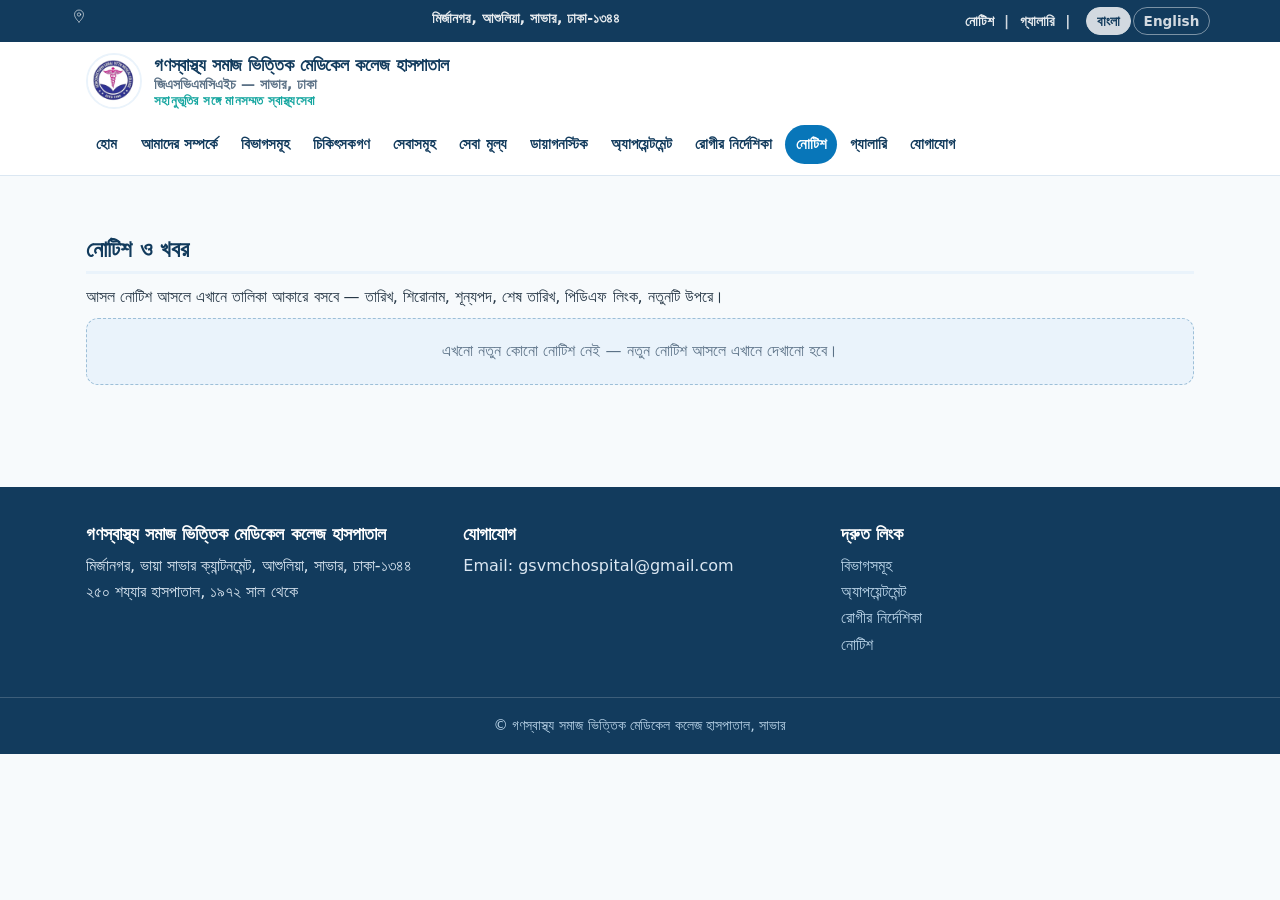
<file: pages/notices.html>
<!doctype html>
<html lang="bn"><head><meta charset="utf-8">
<meta name="viewport" content="width=device-width,initial-scale=1">
<title>Notices & News — Gonoshasthaya Samaj Vittik Medical College Hospital (GSVMCH)</title>
<meta name="description" content="জিএসভিএমসিএইচ নোটিশ ও খবর।">
<meta property="og:title" content="Notices & News — GSVMCH">
<meta property="og:description" content="জিএসভিএমসিএইচ নোটিশ ও খবর।">
<meta property="og:type" content="website">
<link rel="canonical" href="https://gsvmch.pages.dev/">
<link rel="stylesheet" href="../assets/style.css">
<link rel="stylesheet" href="../assets/animate.css">
</head>
<body>
<div class="topbar"><div class="topbar-inner">
<span class="inline-icon"><svg viewBox="0 0 48 48" fill="none" stroke="currentColor" stroke-width="1.8" stroke-linecap="round" stroke-linejoin="round" aria-hidden="true"><path pathLength="100" d="M24 40S12 29.5 12 20a12 12 0 0 1 24 0c0 9.5-12 20-12 20z"/><circle cx="24" cy="20" r="4.5"/></svg></span><span data-i18n="top.addr">মির্জানগর, আশুলিয়া, সাভার, ঢাকা-১৩৪৪</span>
<span class="topbar-right"><a href="../pages/notices.html" data-i18n="top.notice">নোটিশ</a> <span class="topbar-sep">|</span> <a href="../pages/gallery.html" data-i18n="top.gallery">গ্যালারি</a> <span class="topbar-sep">|</span> <span class="lang-toggle"><button type="button" class="lang-btn active" data-lang="bn">বাংলা</button><button type="button" class="lang-btn" data-lang="en">English</button></span></span>
</div></div>
<header class="site"><div class="header-inner">
<a class="brand" href="../index.html"><img src="../assets/logo.jpg" alt="Gonoshasthaya Samaj Vittik Medical College logo"><span class="wordmark"><b data-i18n="brand.name">গণস্বাস্থ্য সমাজ ভিত্তিক মেডিকেল কলেজ হাসপাতাল</b><small data-i18n="brand.sub">জিএসভিএমসিএইচ — সাভার, ঢাকা</small><small class="tagline" data-i18n="brand.tag">সহানুভূতির সঙ্গে মানসম্মত স্বাস্থ্যসেবা</small></span></a>
<button class="nav-toggle" type="button" aria-label="মেনু" aria-expanded="false" aria-controls="mainNav">☰</button><nav class="main" id="mainNav"><a href="../index.html" data-i18n="nav.home">হোম</a><a href="about.html" data-i18n="nav.about">আমাদের সম্পর্কে</a><a href="departments.html" data-i18n="nav.departments">বিভাগসমূহ</a><a href="doctors.html" data-i18n="nav.doctors">চিকিৎসকগণ</a><a href="services.html" data-i18n="nav.services">সেবাসমূহ</a><a href="charges.html" data-i18n="nav.charges">সেবা মূল্য</a><a href="diagnostics.html" data-i18n="nav.diagnostics">ডায়াগনস্টিক</a><a href="appointments.html" data-i18n="nav.appointments">অ্যাপয়েন্টমেন্ট</a><a href="patient-guide.html" data-i18n="nav.guide">রোগীর নির্দেশিকা</a><a href="notices.html" class="active" data-i18n="nav.notice">নোটিশ</a><a href="gallery.html" data-i18n="nav.gallery">গ্যালারি</a><a href="contact.html" data-i18n="nav.contact">যোগাযোগ</a></nav>
</div></header>
<main>

<section><h2 data-i18n="notice.h2page">নোটিশ ও খবর</h2>
<p data-i18n="notice.intro">আসল নোটিশ আসলে এখানে তালিকা আকারে বসবে — তারিখ, শিরোনাম, শূন্যপদ, শেষ তারিখ, পিডিএফ লিংক, নতুনটি উপরে।</p>
<p class="empty" data-i18n="notice.empty">এখনো নতুন কোনো নোটিশ নেই — নতুন নোটিশ আসলে এখানে দেখানো হবে।</p></section>

</main>
<footer class="site"><div class="footer-inner">
<div><h3 data-i18n="brand.name">গণস্বাস্থ্য সমাজ ভিত্তিক মেডিকেল কলেজ হাসপাতাল</h3><p data-i18n-html="foot.addr">মির্জানগর, ভায়া সাভার ক্যান্টনমেন্ট, আশুলিয়া, সাভার, ঢাকা-১৩৪৪<br>২৫০ শয্যার হাসপাতাল, ১৯৭২ সাল থেকে</p></div>
<div><h3 data-i18n="foot.contact_h">যোগাযোগ</h3><p>Email: gsvmchospital@gmail.com</p></div>
<div><h3 data-i18n="foot.quick">দ্রুত লিংক</h3><p><a href="../pages/departments.html" data-i18n="nav.departments">বিভাগসমূহ</a><br><a href="../pages/appointments.html" data-i18n="nav.appointments">অ্যাপয়েন্টমেন্ট</a><br><a href="../pages/patient-guide.html" data-i18n="nav.guide">রোগীর নির্দেশিকা</a><br><a href="../pages/notices.html" data-i18n="nav.notice">নোটিশ</a></p></div>
</div><div class="footer-bottom" data-i18n="foot.copy_short">© গণস্বাস্থ্য সমাজ ভিত্তিক মেডিকেল কলেজ হাসপাতাল, সাভার</div></footer>
<script src="../assets/lang.js"></script>
<script src="../assets/animate.js"></script>
</body></html>
</file>
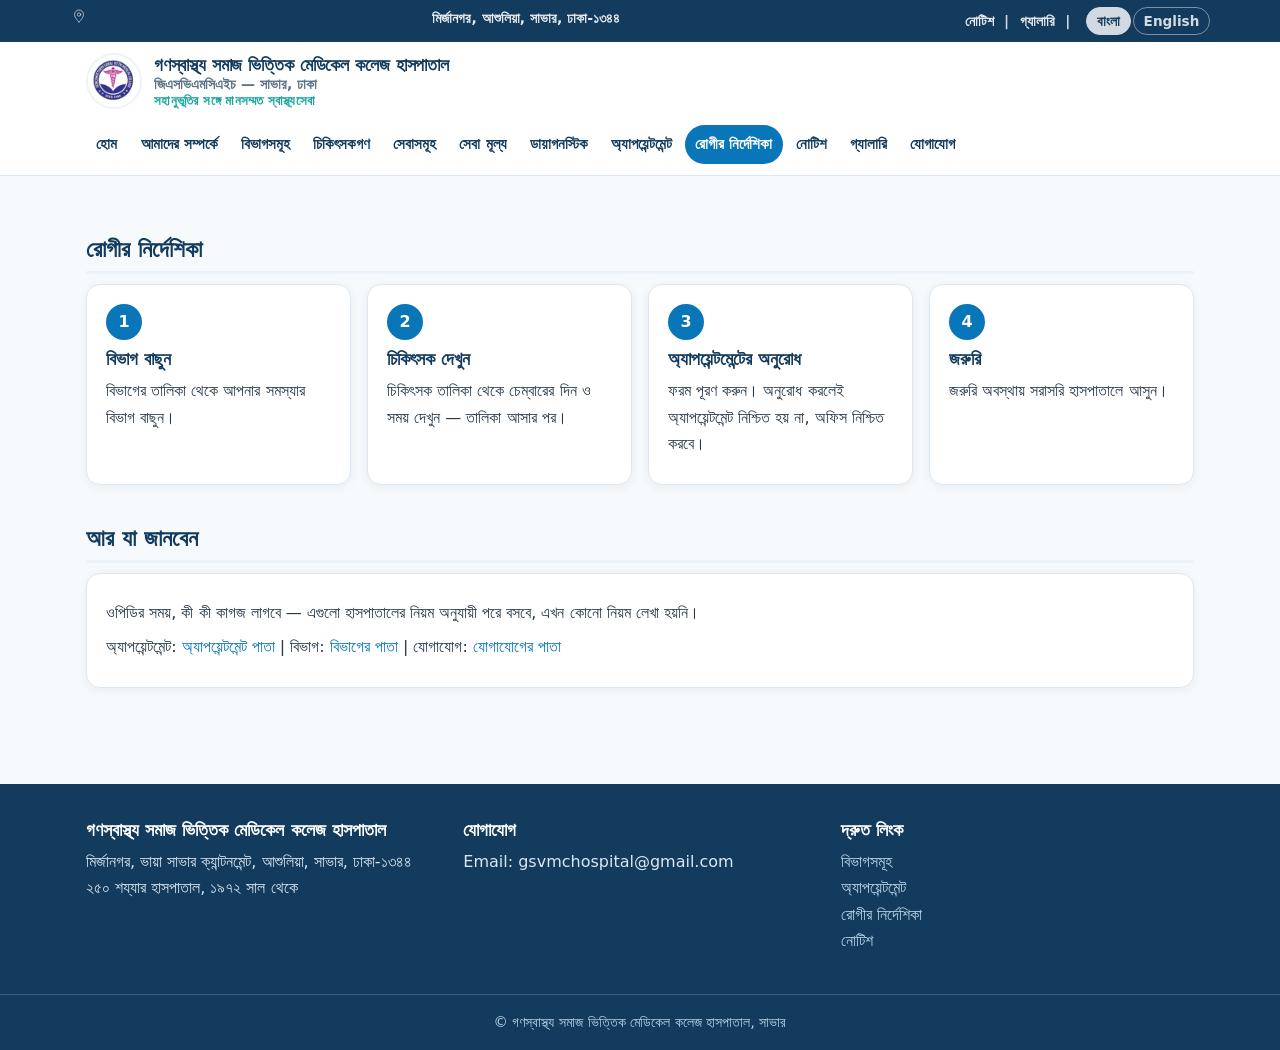
<file: pages/patient-guide.html>
<!doctype html>
<html lang="bn"><head><meta charset="utf-8">
<meta name="viewport" content="width=device-width,initial-scale=1">
<title>Patient Guide — Gonoshasthaya Samaj Vittik Medical College Hospital (GSVMCH)</title>
<meta name="description" content="জিএসভিএমসিএইচ রোগীর জন্য নির্দেশনা।">
<meta property="og:title" content="Patient Guide — GSVMCH">
<meta property="og:description" content="জিএসভিএমসিএইচ রোগীর জন্য নির্দেশনা।">
<meta property="og:type" content="website">
<link rel="canonical" href="https://gsvmch.pages.dev/">
<link rel="stylesheet" href="../assets/style.css">
<link rel="stylesheet" href="../assets/animate.css">
</head>
<body>
<div class="topbar"><div class="topbar-inner">
<span class="inline-icon"><svg viewBox="0 0 48 48" fill="none" stroke="currentColor" stroke-width="1.8" stroke-linecap="round" stroke-linejoin="round" aria-hidden="true"><path pathLength="100" d="M24 40S12 29.5 12 20a12 12 0 0 1 24 0c0 9.5-12 20-12 20z"/><circle cx="24" cy="20" r="4.5"/></svg></span><span data-i18n="top.addr">মির্জানগর, আশুলিয়া, সাভার, ঢাকা-১৩৪৪</span>
<span class="topbar-right"><a href="../pages/notices.html" data-i18n="top.notice">নোটিশ</a> <span class="topbar-sep">|</span> <a href="../pages/gallery.html" data-i18n="top.gallery">গ্যালারি</a> <span class="topbar-sep">|</span> <span class="lang-toggle"><button type="button" class="lang-btn active" data-lang="bn">বাংলা</button><button type="button" class="lang-btn" data-lang="en">English</button></span></span>
</div></div>
<header class="site"><div class="header-inner">
<a class="brand" href="../index.html"><img src="../assets/logo.jpg" alt="Gonoshasthaya Samaj Vittik Medical College logo"><span class="wordmark"><b data-i18n="brand.name">গণস্বাস্থ্য সমাজ ভিত্তিক মেডিকেল কলেজ হাসপাতাল</b><small data-i18n="brand.sub">জিএসভিএমসিএইচ — সাভার, ঢাকা</small><small class="tagline" data-i18n="brand.tag">সহানুভূতির সঙ্গে মানসম্মত স্বাস্থ্যসেবা</small></span></a>
<button class="nav-toggle" type="button" aria-label="মেনু" aria-expanded="false" aria-controls="mainNav">☰</button><nav class="main" id="mainNav"><a href="../index.html" data-i18n="nav.home">হোম</a><a href="about.html" data-i18n="nav.about">আমাদের সম্পর্কে</a><a href="departments.html" data-i18n="nav.departments">বিভাগসমূহ</a><a href="doctors.html" data-i18n="nav.doctors">চিকিৎসকগণ</a><a href="services.html" data-i18n="nav.services">সেবাসমূহ</a><a href="charges.html" data-i18n="nav.charges">সেবা মূল্য</a><a href="diagnostics.html" data-i18n="nav.diagnostics">ডায়াগনস্টিক</a><a href="appointments.html" data-i18n="nav.appointments">অ্যাপয়েন্টমেন্ট</a><a href="patient-guide.html" class="active" data-i18n="nav.guide">রোগীর নির্দেশিকা</a><a href="notices.html" data-i18n="nav.notice">নোটিশ</a><a href="gallery.html" data-i18n="nav.gallery">গ্যালারি</a><a href="contact.html" data-i18n="nav.contact">যোগাযোগ</a></nav>
</div></header>
<main>

<section><h2 data-i18n="guide.h2page">রোগীর নির্দেশিকা</h2>
<div class="steps">
<div class="card"><span class="step-num">1</span><h3 data-i18n="guide.s1h">বিভাগ বাছুন</h3><p data-i18n="guide.s1p">বিভাগের তালিকা থেকে আপনার সমস্যার বিভাগ বাছুন।</p></div>
<div class="card"><span class="step-num">2</span><h3 data-i18n="guide.s2h">চিকিৎসক দেখুন</h3><p data-i18n="guide.s2p">চিকিৎসক তালিকা থেকে চেম্বারের দিন ও সময় দেখুন — তালিকা আসার পর।</p></div>
<div class="card"><span class="step-num">3</span><h3 data-i18n="guide.s3h">অ্যাপয়েন্টমেন্টের অনুরোধ</h3><p data-i18n="guide.s3p">ফরম পূরণ করুন। অনুরোধ করলেই অ্যাপয়েন্টমেন্ট নিশ্চিত হয় না, অফিস নিশ্চিত করবে।</p></div>
<div class="card"><span class="step-num">4</span><h3 data-i18n="guide.s4h">জরুরি</h3><p data-i18n="guide.s4p">জরুরি অবস্থায় সরাসরি হাসপাতালে আসুন।</p></div>
</div></section>
<section><h2 data-i18n="guide.more_h">আর যা জানবেন</h2>
<div class="card"><p data-i18n="guide.more_p">ওপিডির সময়, কী কী কাগজ লাগবে — এগুলো হাসপাতালের নিয়ম অনুযায়ী পরে বসবে, এখন কোনো নিয়ম লেখা হয়নি।</p>
<p data-i18n-html="guide.links">অ্যাপয়েন্টমেন্ট: <a href="appointments.html">অ্যাপয়েন্টমেন্ট পাতা</a> | বিভাগ: <a href="departments.html">বিভাগের পাতা</a> | যোগাযোগ: <a href="contact.html">যোগাযোগের পাতা</a></p></div></section>

</main>
<footer class="site"><div class="footer-inner">
<div><h3 data-i18n="brand.name">গণস্বাস্থ্য সমাজ ভিত্তিক মেডিকেল কলেজ হাসপাতাল</h3><p data-i18n-html="foot.addr">মির্জানগর, ভায়া সাভার ক্যান্টনমেন্ট, আশুলিয়া, সাভার, ঢাকা-১৩৪৪<br>২৫০ শয্যার হাসপাতাল, ১৯৭২ সাল থেকে</p></div>
<div><h3 data-i18n="foot.contact_h">যোগাযোগ</h3><p>Email: gsvmchospital@gmail.com</p></div>
<div><h3 data-i18n="foot.quick">দ্রুত লিংক</h3><p><a href="../pages/departments.html" data-i18n="nav.departments">বিভাগসমূহ</a><br><a href="../pages/appointments.html" data-i18n="nav.appointments">অ্যাপয়েন্টমেন্ট</a><br><a href="../pages/patient-guide.html" data-i18n="nav.guide">রোগীর নির্দেশিকা</a><br><a href="../pages/notices.html" data-i18n="nav.notice">নোটিশ</a></p></div>
</div><div class="footer-bottom" data-i18n="foot.copy_short">© গণস্বাস্থ্য সমাজ ভিত্তিক মেডিকেল কলেজ হাসপাতাল, সাভার</div></footer>
<script src="../assets/lang.js"></script>
<script src="../assets/animate.js"></script>
</body></html>
</file>
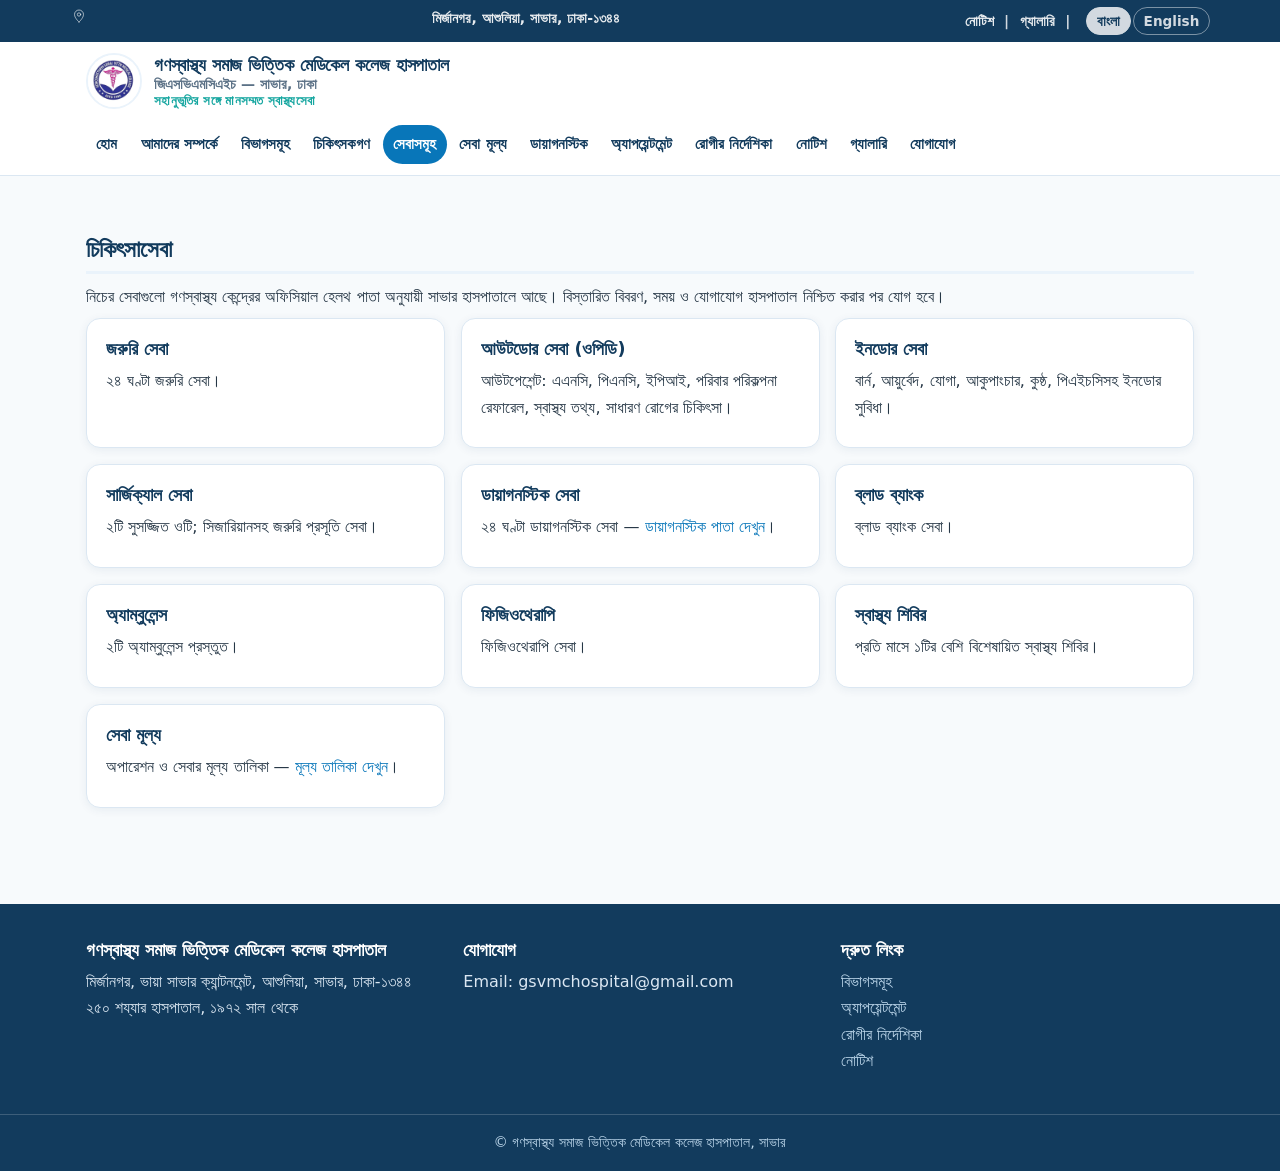
<file: pages/services.html>
<!doctype html>
<html lang="bn"><head><meta charset="utf-8">
<meta name="viewport" content="width=device-width,initial-scale=1">
<title>Medical Services — Gonoshasthaya Samaj Vittik Medical College Hospital (GSVMCH)</title>
<meta name="description" content="জিএসভিএমসিএইচ-এর সেবা।">
<meta property="og:title" content="Medical Services — GSVMCH">
<meta property="og:description" content="জিএসভিএমসিএইচ-এর সেবা।">
<meta property="og:type" content="website">
<link rel="canonical" href="https://gsvmch.pages.dev/">
<link rel="stylesheet" href="../assets/style.css">
<link rel="stylesheet" href="../assets/animate.css">
</head>
<body>
<div class="topbar"><div class="topbar-inner">
<span class="inline-icon"><svg viewBox="0 0 48 48" fill="none" stroke="currentColor" stroke-width="1.8" stroke-linecap="round" stroke-linejoin="round" aria-hidden="true"><path pathLength="100" d="M24 40S12 29.5 12 20a12 12 0 0 1 24 0c0 9.5-12 20-12 20z"/><circle cx="24" cy="20" r="4.5"/></svg></span><span data-i18n="top.addr">মির্জানগর, আশুলিয়া, সাভার, ঢাকা-১৩৪৪</span>
<span class="topbar-right"><a href="../pages/notices.html" data-i18n="top.notice">নোটিশ</a> <span class="topbar-sep">|</span> <a href="../pages/gallery.html" data-i18n="top.gallery">গ্যালারি</a> <span class="topbar-sep">|</span> <span class="lang-toggle"><button type="button" class="lang-btn active" data-lang="bn">বাংলা</button><button type="button" class="lang-btn" data-lang="en">English</button></span></span>
</div></div>
<header class="site"><div class="header-inner">
<a class="brand" href="../index.html"><img src="../assets/logo.jpg" alt="Gonoshasthaya Samaj Vittik Medical College logo"><span class="wordmark"><b data-i18n="brand.name">গণস্বাস্থ্য সমাজ ভিত্তিক মেডিকেল কলেজ হাসপাতাল</b><small data-i18n="brand.sub">জিএসভিএমসিএইচ — সাভার, ঢাকা</small><small class="tagline" data-i18n="brand.tag">সহানুভূতির সঙ্গে মানসম্মত স্বাস্থ্যসেবা</small></span></a>
<button class="nav-toggle" type="button" aria-label="মেনু" aria-expanded="false" aria-controls="mainNav">☰</button><nav class="main" id="mainNav"><a href="../index.html" data-i18n="nav.home">হোম</a><a href="about.html" data-i18n="nav.about">আমাদের সম্পর্কে</a><a href="departments.html" data-i18n="nav.departments">বিভাগসমূহ</a><a href="doctors.html" data-i18n="nav.doctors">চিকিৎসকগণ</a><a href="services.html" class="active" data-i18n="nav.services">সেবাসমূহ</a><a href="charges.html" data-i18n="nav.charges">সেবা মূল্য</a><a href="diagnostics.html" data-i18n="nav.diagnostics">ডায়াগনস্টিক</a><a href="appointments.html" data-i18n="nav.appointments">অ্যাপয়েন্টমেন্ট</a><a href="patient-guide.html" data-i18n="nav.guide">রোগীর নির্দেশিকা</a><a href="notices.html" data-i18n="nav.notice">নোটিশ</a><a href="gallery.html" data-i18n="nav.gallery">গ্যালারি</a><a href="contact.html" data-i18n="nav.contact">যোগাযোগ</a></nav>
</div></header>
<main>

<section><h2 data-i18n="svc.h2page">চিকিৎসাসেবা</h2>
<p data-i18n="svc.intro">নিচের সেবাগুলো গণস্বাস্থ্য কেন্দ্রের অফিসিয়াল হেলথ পাতা অনুযায়ী সাভার হাসপাতালে আছে। বিস্তারিত বিবরণ, সময় ও যোগাযোগ হাসপাতাল নিশ্চিত করার পর যোগ হবে।</p>
<div class="grid">
<div class="card"><h3 data-i18n="svc.emerg">জরুরি সেবা</h3><p data-i18n="fac.emerg_p">২৪ ঘণ্টা জরুরি সেবা।</p></div>
<div class="card"><h3 data-i18n="svc.opd">আউটডোর সেবা (ওপিডি)</h3><p data-i18n="svc.opd_p">আউটপেশেন্ট: এএনসি, পিএনসি, ইপিআই, পরিবার পরিকল্পনা রেফারেল, স্বাস্থ্য তথ্য, সাধারণ রোগের চিকিৎসা।</p></div>
<div class="card"><h3 data-i18n="svc.indoor">ইনডোর সেবা</h3><p data-i18n="fac.indoor_p">বার্ন, আয়ুর্বেদ, যোগা, আকুপাংচার, কুষ্ঠ, পিএইচসিসহ ইনডোর সুবিধা।</p></div>
<div class="card"><h3 data-i18n="svc.surg2">সার্জিক্যাল সেবা</h3><p data-i18n="fac.ot_p">২টি সুসজ্জিত ওটি; সিজারিয়ানসহ জরুরি প্রসূতি সেবা।</p></div>
<div class="card"><h3 data-i18n="svc.diag">ডায়াগনস্টিক সেবা</h3><p data-i18n-html="svc.diag_p">২৪ ঘণ্টা ডায়াগনস্টিক সেবা — <a href="diagnostics.html">ডায়াগনস্টিক পাতা দেখুন</a>।</p></div>
<div class="card"><h3 data-i18n="svc.bb">ব্লাড ব্যাংক</h3><p data-i18n="fac.bb_p">ব্লাড ব্যাংক সেবা।</p></div>
<div class="card"><h3 data-i18n="svc.amb">অ্যাম্বুলেন্স</h3><p data-i18n="fac.amb_p">২টি অ্যাম্বুলেন্স প্রস্তুত।</p></div>
<div class="card"><h3 data-i18n="svc.physio">ফিজিওথেরাপি</h3><p data-i18n="svc.physio_p">ফিজিওথেরাপি সেবা।</p></div>
<div class="card"><h3 data-i18n="svc.camp">স্বাস্থ্য শিবির</h3><p data-i18n="fac.camp_p">প্রতি মাসে ১টির বেশি বিশেষায়িত স্বাস্থ্য শিবির।</p></div>
<div class="card"><h3 data-i18n="chg.card_h">সেবা মূল্য</h3><p data-i18n-html="chg.card_p">অপারেশন ও সেবার মূল্য তালিকা — <a href="charges.html">মূল্য তালিকা দেখুন</a>।</p></div>
</div></section>

</main>
<footer class="site"><div class="footer-inner">
<div><h3 data-i18n="brand.name">গণস্বাস্থ্য সমাজ ভিত্তিক মেডিকেল কলেজ হাসপাতাল</h3><p data-i18n-html="foot.addr">মির্জানগর, ভায়া সাভার ক্যান্টনমেন্ট, আশুলিয়া, সাভার, ঢাকা-১৩৪৪<br>২৫০ শয্যার হাসপাতাল, ১৯৭২ সাল থেকে</p></div>
<div><h3 data-i18n="foot.contact_h">যোগাযোগ</h3><p>Email: gsvmchospital@gmail.com</p></div>
<div><h3 data-i18n="foot.quick">দ্রুত লিংক</h3><p><a href="../pages/departments.html" data-i18n="nav.departments">বিভাগসমূহ</a><br><a href="../pages/appointments.html" data-i18n="nav.appointments">অ্যাপয়েন্টমেন্ট</a><br><a href="../pages/patient-guide.html" data-i18n="nav.guide">রোগীর নির্দেশিকা</a><br><a href="../pages/notices.html" data-i18n="nav.notice">নোটিশ</a></p></div>
</div><div class="footer-bottom" data-i18n="foot.copy_short">© গণস্বাস্থ্য সমাজ ভিত্তিক মেডিকেল কলেজ হাসপাতাল, সাভার</div></footer>
<script src="../assets/lang.js"></script>
<script src="../assets/animate.js"></script>
</body></html>
</file>
<file: assets/style.css>
/* GSVMCH v6 — shared design system (premium mockup layout, Miraz info only)
   Primary Medical Blue #0876B9 | Navy #123B5D | Teal #16A6A0
   Background White #FFFFFF / Light Grey #F7FAFC | Text #263746 */
:root{
  --blue:#0876b9; --navy:#123b5d; --teal:#16a6a0;
  --bg:#f7fafc; --white:#fff; --ink:#263746; --muted:#5b7186;
  --line:#dbe7f2; --soft:#eaf3fb; --radius:14px;
  --shadow:0 2px 10px rgba(18,59,93,.07);
}
*{box-sizing:border-box}
html{scroll-behavior:smooth}
body{margin:0;font-family:system-ui,-apple-system,"Segoe UI","Noto Sans Bengali",Arial,sans-serif;color:var(--ink);background:var(--bg);line-height:1.65;font-size:16px}
img{max-width:100%;display:block}
a{color:var(--blue);text-decoration:none}
a:hover{text-decoration:underline}
h1,h2,h3{color:var(--navy);line-height:1.3}
h1{font-size:2rem;margin:.3rem 0 .6rem}
h2{font-size:1.45rem;margin:0 0 .6rem;padding-bottom:.45rem;border-bottom:3px solid var(--soft)}
h3{font-size:1.1rem;margin:.2rem 0 .4rem}
p{margin:.45rem 0}
.muted{color:var(--muted)}
.small{font-size:.9rem}

/* Top bar */
.topbar{background:var(--navy);color:#fff;font-size:.88rem;font-weight:600;padding:.45rem 1rem;text-align:center}
.topbar-inner{max-width:1140px;margin:0 auto;display:flex;justify-content:space-between;gap:1rem;flex-wrap:wrap}
.topbar a{color:#fff}
.topbar-sep{opacity:.5;margin:0 .35rem}
.topbar span{opacity:.9}

/* Header */
header.site{position:sticky;top:0;z-index:40;background:var(--white);border-bottom:1px solid var(--line)}
.header-inner{max-width:1140px;margin:0 auto;padding:.7rem 1rem;display:flex;align-items:center;gap:1rem;justify-content:space-between;flex-wrap:wrap}
.brand{display:flex;align-items:center;gap:.75rem;color:var(--navy)}
.brand:hover{text-decoration:none}
.brand img{width:54px;height:54px;border-radius:50%;object-fit:cover;border:2px solid var(--soft);flex:none}
.brand b{display:block;line-height:1.2;font-size:1.02rem}
.brand small{color:var(--muted);font-weight:600;font-size:.85rem}
nav.main{display:flex;gap:.15rem;flex-wrap:wrap}
nav.main a{padding:.45rem .65rem;border-radius:999px;color:var(--navy);font-weight:600;font-size:.93rem}
nav.main a:hover{background:var(--soft);text-decoration:none}
nav.main a.active{background:var(--blue);color:#fff}

/* Layout */
main{max-width:1140px;margin:0 auto;padding:1.2rem 1rem 3rem}
section{margin-top:2.4rem}
.card{background:var(--white);border:1px solid var(--line);border-radius:var(--radius);padding:1.2rem;box-shadow:var(--shadow)}
.grid{display:grid;grid-template-columns:repeat(3,1fr);gap:1rem}
.grid2{display:grid;grid-template-columns:repeat(2,1fr);gap:1rem}
.grid4{display:grid;grid-template-columns:repeat(4,1fr);gap:1rem}
.card h3{margin-top:0}
.tag{display:inline-block;background:var(--soft);color:var(--blue);border-radius:999px;padding:.15rem .6rem;font-size:.8rem;font-weight:700}
.pill{display:inline-block;background:var(--soft);border-radius:999px;padding:.3rem .8rem;font-size:.88rem;font-weight:700;color:var(--blue)}

/* Hero */
.hero{margin-top:0;border-radius:0;overflow:hidden;position:relative;background:var(--navy)}
.hero-slider{position:relative}
.hero .slide{display:none}
.hero .slide.active{display:block}
.hero img{width:100%;height:460px;object-fit:cover;object-position:center 35%}
.dots{display:flex;gap:.45rem;margin-top:1.1rem;pointer-events:auto}
.dot{width:11px;height:11px;border-radius:50%;border:2px solid rgba(255,255,255,.8);background:transparent;padding:0;cursor:pointer}
.dot.active{background:#fff}
.hero-overlay{position:absolute;inset:0;background:linear-gradient(90deg,rgba(18,59,93,.88) 0%,rgba(18,59,93,.55) 55%,rgba(18,59,93,.15) 100%);display:flex;align-items:center;pointer-events:none}
.hero-overlay a{pointer-events:auto}
.hero-text{color:#fff;padding:2rem;max-width:620px}
.hero-text h1{color:#fff;font-size:2.3rem;margin:.4rem 0 .6rem}
.hero-text p{color:#eaf3fb}
.hero-text .pill{background:rgba(255,255,255,.16);color:#fff}
.btn{display:inline-block;background:var(--blue);color:#fff;padding:.7rem 1.2rem;border-radius:10px;font-weight:700;border:0;cursor:pointer;transition:background .2s,transform .2s}
.btn:hover{background:#06689e;text-decoration:none;transform:translateY(-1px)}
.btn.secondary{background:var(--white);color:var(--navy);border:1px solid var(--line)}
.btn.teal{background:var(--teal)}
.btn-row{display:flex;gap:.6rem;flex-wrap:wrap;margin-top:1.1rem}

/* Shortcuts */
.shortcuts{display:grid;grid-template-columns:repeat(4,1fr);gap:1rem}
.shortcut{background:var(--white);border:1px solid var(--line);border-radius:var(--radius);padding:1.1rem;box-shadow:var(--shadow);transition:transform .2s,box-shadow .2s}
.shortcut:hover{transform:translateY(-2px);box-shadow:0 6px 18px rgba(18,59,93,.12)}
.shortcut .icon{width:52px;height:52px}
.shortcut.emergency .icon{color:#dc3545;background:#fdecec}
.shortcut h3{margin:.3rem 0}
.shortcut p{margin:0;color:var(--muted);font-size:.93rem}
.shortcut.emergency{border-left:5px solid #dc3545}
.shortcut.emergency h3{color:#dc3545}

/* Forms */
form{background:var(--white);border:1px solid var(--line);border-radius:var(--radius);padding:1.3rem;display:grid;gap:.85rem;max-width:680px;box-shadow:var(--shadow)}
label{font-weight:600;display:grid;gap:.3rem}
input,select,textarea{width:100%;padding:.65rem .75rem;border:1px solid var(--line);border-radius:9px;font:inherit;color:var(--ink);background:#fff}
input:focus,select:focus,textarea:focus{outline:2px solid var(--blue);outline-offset:1px;border-color:var(--blue)}
.notice-box{background:#fff8e6;border:1px solid #f0d48a;border-radius:12px;padding:.9rem 1.1rem}
.empty{background:var(--soft);border:1px dashed #9dbfd8;border-radius:12px;padding:1.2rem;text-align:center;color:var(--muted)}

/* Tables */
table{width:100%;border-collapse:collapse;background:var(--white);border-radius:var(--radius);overflow:hidden}
th,td{border:1px solid var(--line);padding:.65rem;text-align:left;font-size:.93rem}
th{background:var(--soft);color:var(--navy)}
.table-wrap{overflow-x:auto}

/* Gallery */
.gallery{display:grid;grid-template-columns:repeat(3,1fr);gap:1rem}
.gallery figure{margin:0;background:var(--white);border:1px solid var(--line);border-radius:var(--radius);overflow:hidden;box-shadow:var(--shadow)}
.gallery img{width:100%;height:210px;object-fit:cover}
.gallery figcaption{padding:.7rem .9rem;font-size:.92rem;color:var(--muted)}
.tile-ph{height:210px;display:grid;place-items:center;text-align:center;padding:1rem;background:var(--soft);color:var(--muted);font-weight:600}

/* Steps */
.steps{display:grid;grid-template-columns:repeat(4,1fr);gap:1rem}
.step-num{display:inline-grid;place-items:center;width:36px;height:36px;border-radius:50%;background:var(--blue);color:#fff;font-weight:800;margin-bottom:.5rem}

/* Footer */
footer.site{background:var(--navy);color:#dbe7f2;margin-top:3rem}
.footer-inner{max-width:1140px;margin:0 auto;padding:2rem 1rem;display:grid;grid-template-columns:repeat(3,1fr);gap:1.5rem}
.footer-inner h3{color:#fff}
.footer-inner a{color:#bcd6ea}
.footer-bottom{border-top:1px solid rgba(255,255,255,.18);text-align:center;padding:1rem;font-size:.9rem;color:#bcd6ea}

@media(max-width:860px){
  .grid,.grid4,.shortcuts,.gallery{grid-template-columns:repeat(2,1fr)}
  .grid2,.steps{grid-template-columns:1fr 1fr}
  .hero img{height:300px}
  .hero-text h1{font-size:1.7rem}
  .footer-inner{grid-template-columns:1fr}
}
@media(max-width:560px){
  .founder-card{grid-template-columns:1fr}
  .founder-photo{max-width:260px}
  .grid,.grid2,.grid4,.shortcuts,.gallery,.steps{grid-template-columns:1fr}
  .hero img{height:240px}
  .hero-overlay{position:static;background:var(--navy)}
  .hero-text{padding:1.4rem}
  .brand b{font-size:.9rem}
  .brand img{width:44px;height:44px}
  .spec-icon,.dept-icon{width:64px;height:64px}
  .spec-icon svg,.dept-icon svg{width:34px;height:34px}
  h1{font-size:1.6rem}
}

/* ---- v6 premium additions (homepage) ---- */
.section-head{text-align:center;margin-bottom:1.2rem}
.section-head h2{border-bottom:0;padding-bottom:0}
.section-head h2::after{content:"";display:block;width:64px;height:3px;background:var(--teal);margin:.5rem auto 0;border-radius:2px}
.eyebrow{color:var(--teal);font-weight:700;letter-spacing:.04em;margin:0}
.about-wrap{display:grid;grid-template-columns:1fr 1.6fr;gap:1.6rem;align-items:start}
.about-photo{border-radius:var(--radius);width:100%;height:100%;min-height:280px;object-fit:cover;box-shadow:var(--shadow)}
.about-text h2{border-bottom:0;padding-bottom:0}
.founder-strip{display:flex;gap:1.1rem;align-items:center;background:var(--soft);border:1px solid var(--line);border-radius:var(--radius);padding:1rem 1.2rem;margin-top:1.4rem;box-shadow:var(--shadow)}
.founder-strip img{width:96px;height:110px;object-fit:cover;border-radius:10px;flex-shrink:0}
.founder-strip h3{margin:.1rem 0 .2rem;font-size:1.15rem}
.founder-strip p{margin:.15rem 0}
.founder-card{display:grid;grid-template-columns:240px 1fr;gap:1.4rem;align-items:start}
.founder-photo{width:100%;border-radius:var(--radius);box-shadow:var(--shadow)}
.founder-card h3{margin-top:0;font-size:1.35rem}
.founder-role{font-weight:700;color:var(--blue);margin:.1rem 0}
.founder-dates{color:var(--muted);font-weight:600;margin:.1rem 0 .6rem}
.stats-box .stat,.stats-band .stat{display:grid;gap:.1rem;text-align:center}
.stats-box .stat b,.stats-band .stat b{font-size:1.7rem;color:var(--blue);line-height:1.1}
.stats-box .stat span,.stats-band .stat span{font-size:.92rem;color:var(--muted);font-weight:600}
.spec-grid{display:grid;grid-template-columns:repeat(6,1fr);gap:.9rem}
.spec-card{background:var(--white);border:1px solid var(--line);border-radius:var(--radius);padding:1.1rem .6rem;text-align:center;box-shadow:var(--shadow);transition:transform .2s,box-shadow .2s}
.spec-card:hover{transform:translateY(-4px);box-shadow:0 10px 24px rgba(18,59,93,.14)}
.spec-card h3{font-size:.98rem;margin:.4rem 0 0}
.shortcut .icon{display:inline-flex;align-items:center;justify-content:center;width:60px;height:60px;border-radius:50%;background:linear-gradient(135deg,#eaf3fb,#d9f2f0);color:var(--blue);flex:none;transition:background .25s,color .25s,box-shadow .25s}
.shortcut .icon svg{width:32px;height:32px}
/* Premium SVG dept icons: soft-blue circular badge (Lucide-style stroke icons) */
.spec-icon svg,.dept-icon svg{width:34px;height:34px}
.dept-icon{margin-bottom:.35rem}
.inline-icon{display:inline-flex;vertical-align:-3px;color:var(--blue)}
.inline-icon svg{width:18px;height:18px}
.topbar .inline-icon{color:#fff;vertical-align:-4px}
.stats-band{background:var(--navy);border-radius:var(--radius);padding:1.6rem 1.2rem;margin-top:2.4rem}
.stats-band-inner{display:grid;grid-template-columns:repeat(4,1fr);gap:1rem}
.stats-band .stat b{color:#fff}
.stats-band .stat span{color:#bcd6ea}
.doc-card img{width:100%;max-width:220px;border-radius:12px;margin:0 auto}
.doc-card .avatar{margin:0 auto}
.avatar{width:120px;height:120px;border-radius:50%;background:var(--blue);color:#fff;display:grid;place-items:center;font-size:2rem;font-weight:800}
.bottom3{display:grid;grid-template-columns:repeat(3,1fr);gap:1rem}
.bottom3 h2{font-size:1.25rem}
.check-list{list-style:none;padding:0;margin:.6rem 0}
.check-list li{padding:.3rem 0}
.check-list li::before{content:"✓ ";color:var(--teal);font-weight:800}
.notice-list{list-style:none;padding:0;margin:.6rem 0}
.notice-date{display:inline-block;background:var(--soft);color:var(--blue);border-radius:8px;padding:.15rem .55rem;font-size:.85rem}
@media(max-width:860px){
  .spec-grid{grid-template-columns:repeat(3,1fr)}
  .about-wrap{grid-template-columns:1fr 1fr}
  .about-photo{grid-column:1/-1;min-height:220px}
  .bottom3{grid-template-columns:1fr}
  .stats-band-inner{grid-template-columns:repeat(2,1fr)}
  .topbar-inner{justify-content:center;text-align:center}
}
@media(max-width:560px){
  .spec-grid{grid-template-columns:repeat(2,1fr)}
  .about-wrap{grid-template-columns:1fr}
  .hero img{height:300px}
}

/* Language toggle (top bar) */
.lang-toggle{display:inline-flex;gap:.15rem;margin-left:.35rem}
.lang-btn{background:transparent;border:1px solid rgba(255,255,255,.55);color:#fff;border-radius:999px;padding:.1rem .6rem;font:inherit;font-size:.85rem;font-weight:700;cursor:pointer}
.lang-btn.active{background:#fff;color:var(--navy);border-color:#fff}
.lang-btn:hover{text-decoration:none}

/* Figure inside a content card (e.g. About page gate photo) */
.card figure{margin:1rem 0 0}
.card figure img{width:100%;border-radius:12px}
.card figcaption{font-size:.92rem;color:var(--muted);margin-top:.4rem}


/* ---- v8 premium-style homepage (layout pattern only, GSVMCH content) ---- */
/* Header Send Query button */
.btn.query{background:var(--navy);padding:.55rem 1rem}
.btn.query:hover{background:#0d2c45}
/* Hero prev/next round white arrows */
.hero-arrow{position:absolute;top:50%;transform:translateY(-50%);z-index:6;width:44px;height:44px;border-radius:50%;background:#fff;color:var(--navy);border:0;font-size:1.7rem;line-height:1;cursor:pointer;box-shadow:0 2px 10px rgba(0,0,0,.28);pointer-events:auto}
.hero-arrow.prev{left:1rem}
.hero-arrow.next{right:1rem}
.hero-arrow:hover{background:var(--soft)}
/* Five quick-action cards overlapping the hero bottom */
.shortcuts{grid-template-columns:repeat(5,1fr);margin-top:-3rem;position:relative;z-index:5}
.shortcut h3{text-transform:uppercase;letter-spacing:.03em;font-size:1rem}
/* Why Choose — centred intro */
.why-choose .section-head p{max-width:760px;margin:.6rem auto 0}
/* Specialities: photo left + tile grid right */
.spec-layout{display:grid;grid-template-columns:300px 1fr;gap:1.4rem;align-items:stretch}
.spec-photo{width:100%;height:100%;min-height:320px;object-fit:cover;border-radius:var(--radius);box-shadow:var(--shadow)}
.spec-layout .spec-grid{grid-template-columns:repeat(4,1fr)}
/* Purple View All button (premium pattern) */
.btn.purple{background:#7c3aed}
.btn.purple:hover{background:#6a2fd4}
.view-all{text-align:right;margin-top:1rem}
/* Ask GSVMCH banner */
.ask-banner{background:var(--navy);border-radius:var(--radius);padding:2rem 1.2rem;text-align:center;color:#fff}
.ask-banner h2{color:#fff;border-bottom:0;padding-bottom:0}
.ask-banner p{color:#bcd6ea}
/* Embedded map */
.map-wrap{margin-top:1rem}
.map-wrap iframe{width:100%;height:380px;border:0;border-radius:var(--radius);box-shadow:var(--shadow);display:block}
@media(max-width:860px){
  .spec-layout{grid-template-columns:1fr}
  .spec-photo{min-height:220px}
  .spec-layout .spec-grid{grid-template-columns:repeat(3,1fr)}
  .shortcuts{grid-template-columns:repeat(2,1fr)}
}
@media(max-width:560px){
  .spec-layout .spec-grid{grid-template-columns:repeat(2,1fr)}
  .hero-arrow{width:36px;height:36px;font-size:1.4rem}
  .map-wrap iframe{height:300px}
}

/* ---- v8 header logo lockup (premium pattern: circular logo + stacked wordmark) ---- */
.brand img{width:56px;height:56px}
.brand .wordmark{display:flex;flex-direction:column;line-height:1.22}
.brand b{font-size:1.12rem;letter-spacing:-.01em}
.brand small{font-size:.88rem}
.brand .tagline{color:var(--teal);font-weight:700;font-size:.8rem;letter-spacing:.02em}
@media(max-width:560px){
  .brand img{width:48px;height:48px}
  .brand b{font-size:.95rem}
}

/* ---- Mobile fixes 2026-11-02 (Miraz-approved) ---- */
/* Hamburger button — hidden on desktop */
.nav-toggle{display:none;background:var(--navy);color:#fff;border:0;border-radius:10px;width:44px;height:44px;font-size:1.5rem;line-height:1;cursor:pointer;flex:none}
.nav-toggle:hover{background:#0d2c45}
/* Appointment form — two-column grid, full section width */
#apptForm{max-width:none}
#apptForm.form-grid{grid-template-columns:1fr 1fr}
#apptForm.form-grid .btn,#apptForm.form-grid #apptResult{grid-column:1/-1}
/* Date field looks like a proper date picker, same height as the other fields */
input[type="date"]{min-height:46px}
input[type="date"]::-webkit-calendar-picker-indicator{cursor:pointer}
@media(max-width:860px){
  /* Compact one-row header: brand + hamburger + Send Query button */
  .header-inner{flex-wrap:nowrap;gap:.6rem}
  .brand{min-width:0}
  .brand .tagline{display:none}
  .nav-toggle{display:block}
  .btn.query{flex:none;padding:.55rem .8rem;white-space:nowrap}
  /* With JS on, the nav is hidden until the hamburger is tapped;
     without JS (no html.js) the menu stays visible as before */
  html.js nav.main{display:none}
  body.nav-open nav.main{display:flex;position:absolute;top:100%;left:0;right:0;flex-direction:column;gap:0;background:#fff;border-bottom:1px solid var(--line);box-shadow:0 8px 18px rgba(18,59,93,.12);padding:.4rem .8rem .8rem}
  body.nav-open nav.main a{border-radius:8px;padding:.6rem .8rem}
}
@media(max-width:560px){
  /* Quick-action cards: 2 columns, 5th card full width */
  .shortcuts{grid-template-columns:repeat(2,1fr)}
  .shortcut.emergency{grid-column:1/-1}
  /* Appointment form collapses to 1 column */
  #apptForm.form-grid{grid-template-columns:1fr}
  .brand b{font-size:.92rem}
  .brand small{font-size:.8rem}
}
@media(max-width:420px){
  /* Founder strip stacks only when very narrow */
  .founder-strip{flex-direction:column;align-items:flex-start}
}

/* ---- Premium redesign 2026-11-02 (Specialties / About / Founder / Appointment) ---- */
/* Clickable specialty cards */
a.spec-card{display:block;color:var(--ink)}
a.spec-card:hover{text-decoration:none}
a.spec-card h3{font-size:1.02rem;line-height:1.45}
.spec-card .spec-icon{margin-bottom:.15rem}
/* Departments page cards */
a.card.dept-link{display:block;color:var(--ink)}
a.card.dept-link:hover{text-decoration:none}
/* About: history button row */
.about-actions{display:flex;gap:.6rem;flex-wrap:wrap;margin-top:1rem}
/* Founder: elegant horizontal profile card */
.founder-strip{background:#eaf3fb;border:1px solid #cfe3f2;border-left:4px solid var(--teal);padding:1.3rem 1.4rem}
.founder-strip img{width:112px;height:130px;border-radius:14px}
.founder-strip h3{font-size:1.3rem}
.founder-strip .founder-role{font-weight:700;color:var(--blue)}
.founder-strip .founder-bio{color:var(--muted);font-size:.95rem}
.founder-strip a{font-weight:700}
/* Appointment: premium form */
.appt-sub{max-width:640px}
.form-field{display:grid;gap:.3rem;align-content:start}
.field-err{display:none;color:#c0392b;font-size:.88rem;font-weight:600}
.field-err.show{display:block}
input.invalid,select.invalid,textarea.invalid{border-color:#dc3545}
input.invalid:focus,select.invalid:focus,textarea.invalid:focus{outline-color:#dc3545}
.doc-desig{margin:0;font-size:.9rem;font-weight:600;color:var(--blue)}
.form-success{background:#e6f7ee;border:1px solid #9fd8b4;color:#1d6b3c;border-radius:12px;padding:.9rem 1.1rem;font-weight:600}
.appt-confirm{margin-top:1rem;background:var(--soft);border:1px solid var(--line);border-left:4px solid var(--blue);border-radius:12px;padding:.9rem 1.1rem}
#apptSubmit:disabled{opacity:.65;cursor:wait;transform:none}
@media(max-width:560px){
  .dept-grid{grid-template-columns:repeat(2,1fr)}
}

/* ---- Identity-first update 2026-11-02 (first screen + symptom finder) ---- */
.first-screen{margin-top:0;border-radius:var(--radius);overflow:hidden;position:relative;background:var(--navy)}
.first-screen-bg{position:absolute;inset:0;width:100%;height:100%;object-fit:cover;object-position:center 35%}
.first-screen-overlay{position:relative;background:linear-gradient(180deg,rgba(18,59,93,.82) 0%,rgba(18,59,93,.68) 55%,rgba(18,59,93,.85) 100%);padding:2.2rem 1.4rem}
.first-screen-inner{max-width:920px;margin:0 auto;text-align:center}
.first-screen-eyebrow{color:#9fd8f0;font-weight:700;letter-spacing:.03em;margin:0 0 .4rem}
.first-screen h1{color:#fff;font-size:2rem;margin:.2rem 0 .5rem;border-bottom:0;padding-bottom:0}
.first-screen-sub{color:#eaf3fb;max-width:640px;margin:0 auto 1.6rem}
.cta-grid{display:grid;grid-template-columns:repeat(4,1fr);gap:1rem}
.cta-btn{background:#fff;border:1px solid var(--line);border-radius:var(--radius);padding:1.3rem .8rem;display:flex;flex-direction:column;align-items:center;gap:.35rem;box-shadow:0 4px 16px rgba(0,0,0,.18);transition:transform .2s,box-shadow .2s;color:var(--ink);min-height:170px;justify-content:center}
.cta-btn:hover{text-decoration:none;transform:translateY(-4px);box-shadow:0 12px 26px rgba(0,0,0,.25)}
.cta-btn b{color:var(--navy);font-size:1.08rem}
.cta-btn span{color:var(--muted);font-size:.9rem}
.cta-icon{display:inline-flex;align-items:center;justify-content:center;width:60px;height:60px;border-radius:50%;background:linear-gradient(135deg,#eaf3fb,#d9f2f0);color:var(--blue)}
.cta-icon svg{width:32px;height:32px}
.cta-btn.emergency{border-top:4px solid #dc3545}
.cta-btn.emergency .cta-icon{color:#dc3545;background:#fdecec}
.cta-btn.emergency b{color:#dc3545}
@media(max-width:860px){.cta-grid{grid-template-columns:repeat(2,1fr)}.first-screen h1{font-size:1.6rem}}
@media(max-width:560px){.first-screen-overlay{padding:1.6rem 1rem}.cta-btn{min-height:150px;padding:1rem .6rem}}
/* Symptom finder */
.chip-wrap{display:flex;flex-wrap:wrap;gap:.6rem;justify-content:center}
.chip{background:#fff;border:1.5px solid var(--blue);color:var(--navy);border-radius:999px;padding:.6rem 1.15rem;font:inherit;font-weight:700;font-size:.95rem;cursor:pointer;transition:background .15s,color .15s}
.chip:hover{background:var(--soft)}
.chip.active{background:var(--blue);color:#fff;border-color:var(--blue)}
.finder-result{background:var(--soft);border:1px solid var(--line);border-left:4px solid var(--blue);border-radius:var(--radius);padding:1.1rem 1.3rem;margin-top:1.2rem}
.finder-result p{margin:.3rem 0}
.finder-urgent{background:#fdecec;border:1px solid #f0b4b4;color:#a8232a;border-radius:10px;padding:.7rem 1rem;font-weight:700;margin-top:.6rem}
.finder-disclaimer{color:var(--muted);font-size:.92rem;text-align:center;margin-top:1rem}
</file>
